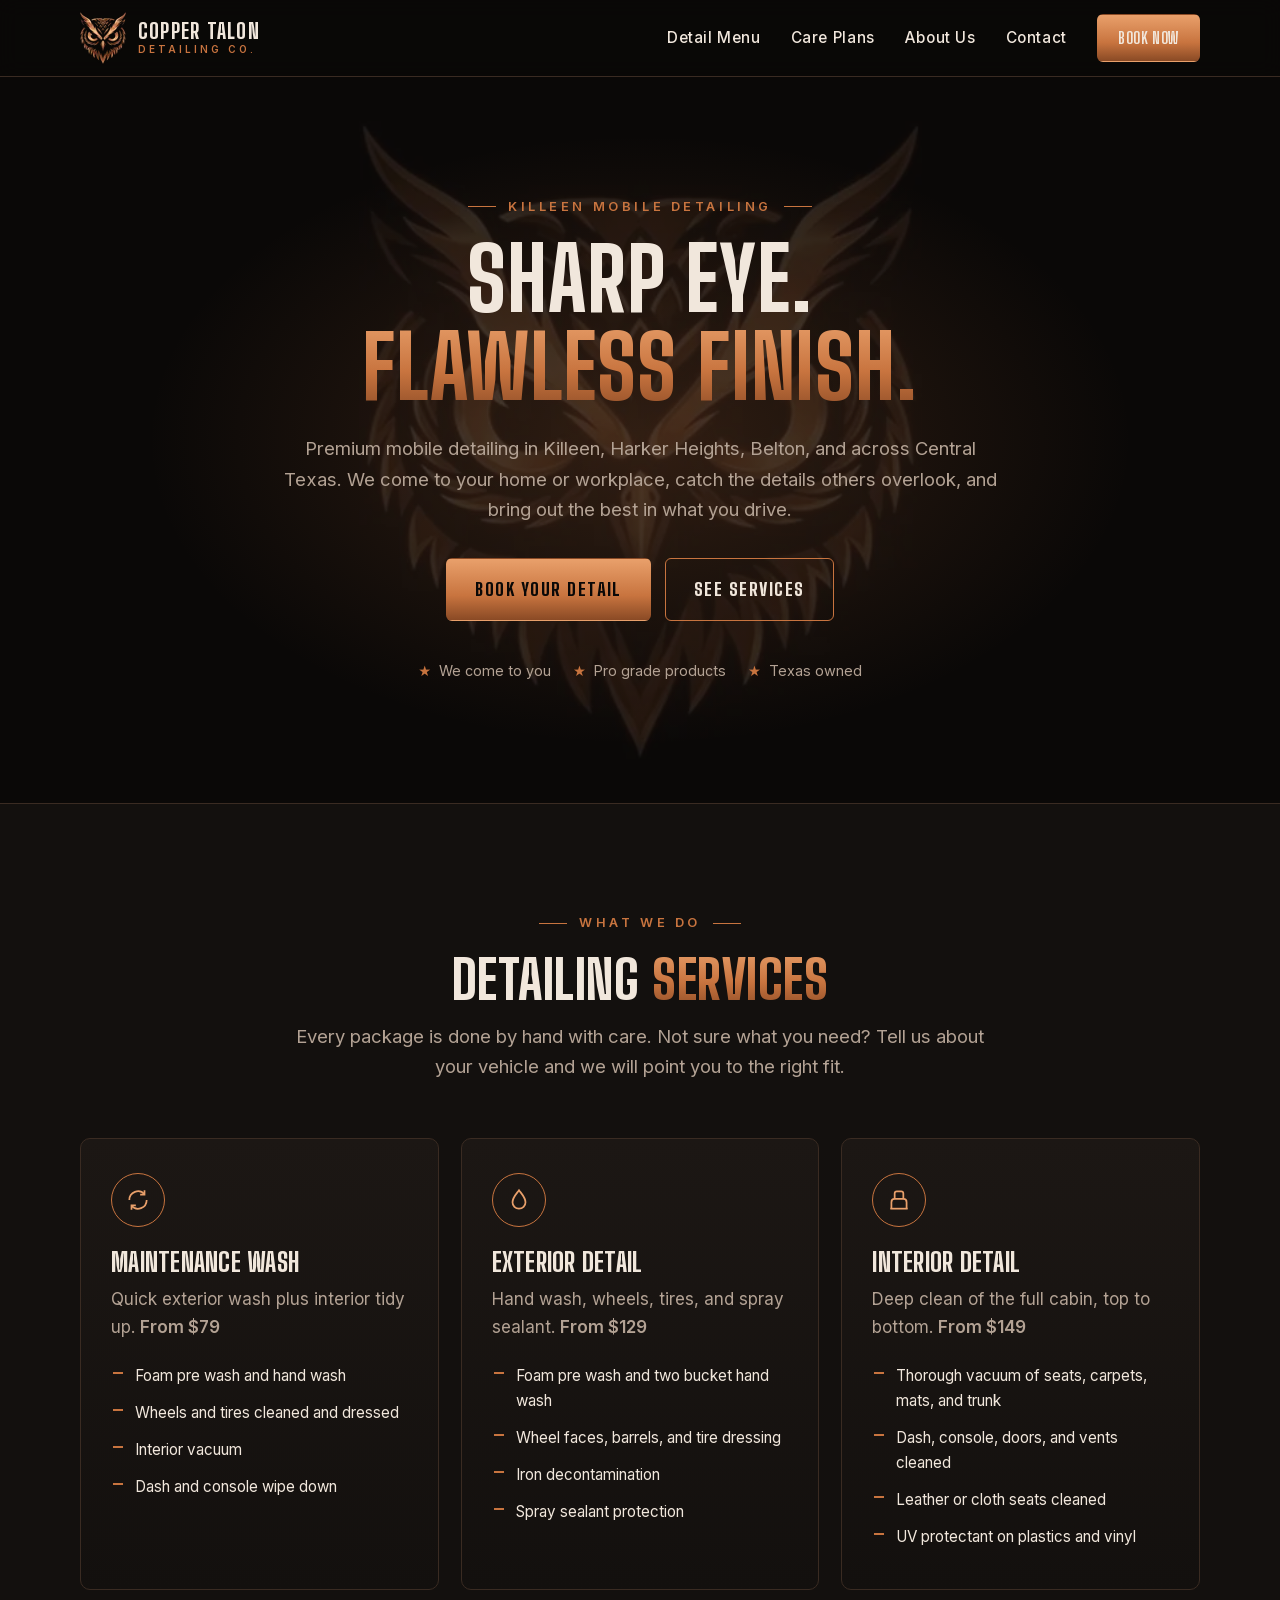
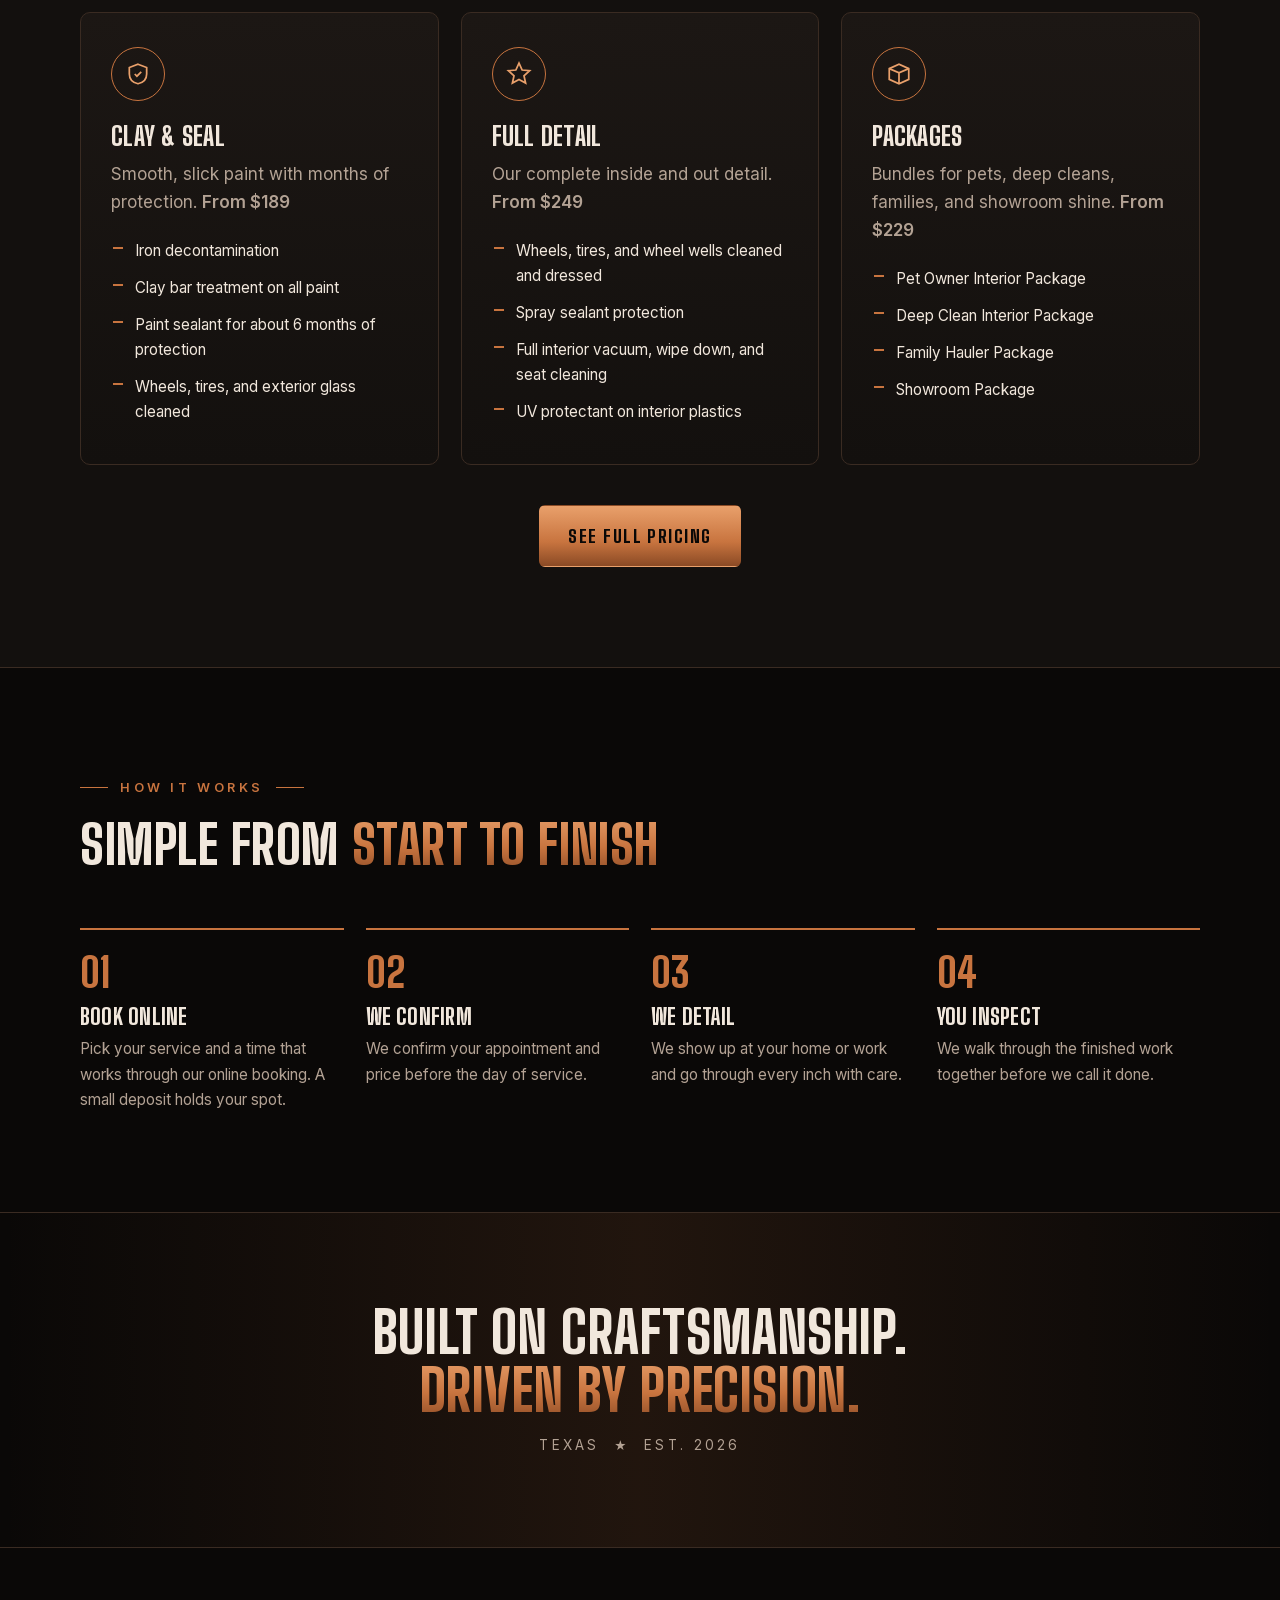
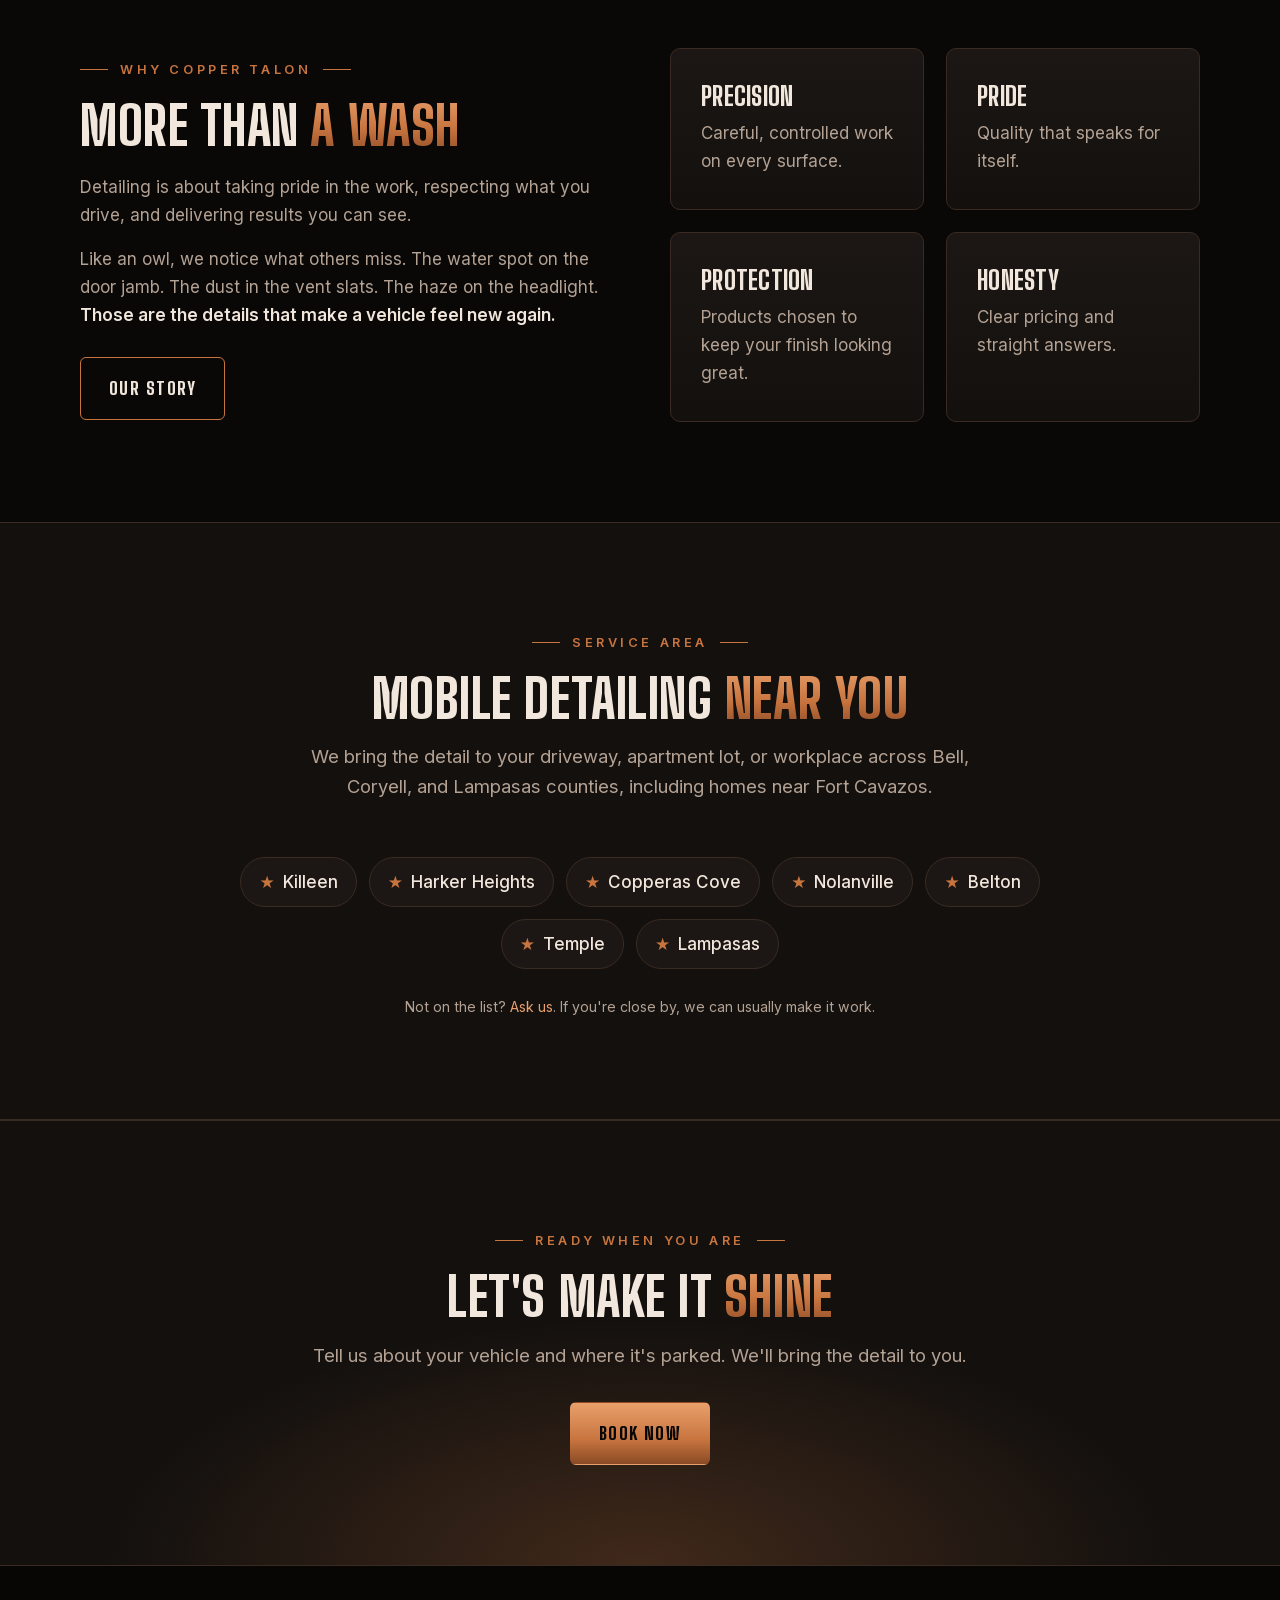
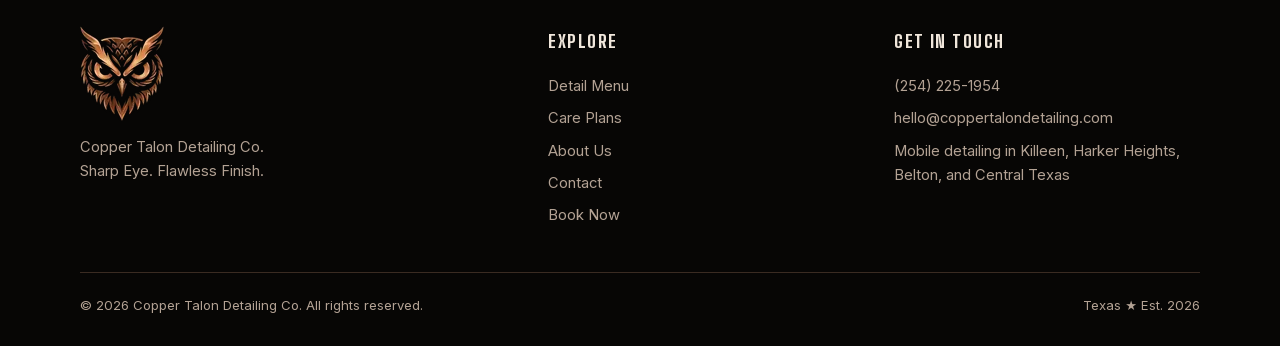
<file: index.html>
<!doctype html>
<html lang="en">
<head>
<!-- Google tag (gtag.js) -->
<script async src="https://www.googletagmanager.com/gtag/js?id=G-J6C89JL4NH"></script>
<script>
  window.dataLayer = window.dataLayer || [];
  function gtag(){dataLayer.push(arguments);}
  gtag('js', new Date());

  gtag('config', 'G-J6C89JL4NH');
</script>
<meta charset="UTF-8">
<meta name="viewport" content="width=device-width, initial-scale=1.0">
<title>Mobile Detailing Killeen, Harker Heights &amp; Belton TX | Copper Talon</title>
<meta name="description" content="Mobile car detailing that comes to you in Killeen, Harker Heights, Copperas Cove, Belton, Temple, Lampasas, and across Central Texas. Washes, interior and exterior details, and full details from $79.">
<link rel="canonical" href="https://coppertalondetailing.com/">
<meta property="og:url" content="https://coppertalondetailing.com/">
<meta property="og:title" content="Mobile Detailing Killeen, Harker Heights &amp; Belton TX | Copper Talon">
<meta property="og:description" content="Mobile car detailing that comes to you in Killeen, Harker Heights, Copperas Cove, Belton, Temple, Lampasas, and across Central Texas. Washes, interior and exterior details, and full details from $79.">
<meta property="og:image" content="https://coppertalondetailing.com/assets/og-image.jpg">
<meta property="og:type" content="website">
<meta name="twitter:card" content="summary_large_image">
<meta name="theme-color" content="#0a0807">
<link rel="icon" href="/favicon.ico" sizes="any">
<link rel="icon" type="image/png" sizes="32x32" href="/assets/favicon-32.png">
<link rel="icon" type="image/png" sizes="16x16" href="/assets/favicon-16.png">
<link rel="apple-touch-icon" href="/assets/apple-touch-icon.png">
<link rel="preload" href="/assets/logo-watermark.webp" as="image" fetchpriority="high">
<link rel="preload" href="/fonts/big-shoulders-display-latin.woff2" as="font" type="font/woff2" crossorigin>
<link rel="preload" href="/fonts/inter-latin.woff2" as="font" type="font/woff2" crossorigin>
<link rel="stylesheet" href="/css/style.css?v=20261023">
<script type="application/ld+json">
{
  "@context": "https://schema.org",
  "@type": "AutoWash",
  "@id": "https://coppertalondetailing.com/#business",
  "name": "Copper Talon Detailing Co.",
  "description": "Mobile auto detailing in Killeen and Central Texas. We come to your home or workplace.",
  "url": "https://coppertalondetailing.com/",
  "telephone": "+1-254-225-1954",
  "email": "hello@coppertalondetailing.com",
  "logo": "https://coppertalondetailing.com/assets/logo-512.png",
  "image": "https://coppertalondetailing.com/assets/og-image.jpg",
  "priceRange": "$79 to $439",
  "address": {
    "@type": "PostalAddress",
    "addressLocality": "Killeen",
    "addressRegion": "TX",
    "addressCountry": "US"
  },
  "areaServed": [
    {
      "@type": "City",
      "name": "Killeen, TX"
    },
    {
      "@type": "City",
      "name": "Harker Heights, TX"
    },
    {
      "@type": "City",
      "name": "Copperas Cove, TX"
    },
    {
      "@type": "City",
      "name": "Nolanville, TX"
    },
    {
      "@type": "City",
      "name": "Belton, TX"
    },
    {
      "@type": "City",
      "name": "Temple, TX"
    },
    {
      "@type": "City",
      "name": "Lampasas, TX"
    }
  ],
  "openingHoursSpecification": [
    {
      "@type": "OpeningHoursSpecification",
      "dayOfWeek": [
        "Saturday",
        "Sunday"
      ],
      "opens": "08:00",
      "closes": "18:00"
    }
  ],
  "slogan": "Sharp Eye. Flawless Finish."
}
</script>
</head>
<body>

<header class="site-header">
  <div class="wrap header-inner">
    <a class="brand" href="/">
      <img src="/assets/logo-icon-46.webp" srcset="/assets/logo-icon-46.webp 1x, /assets/logo-icon-92.webp 2x" alt="Copper Talon owl icon" width="46" height="52">
      <span>COPPER TALON<small>DETAILING CO.</small></span>
    </a>
    <nav class="nav" id="nav">
      <a href="/pricing/">Detail Menu</a>
      <a href="/care-plans/">Care Plans</a>
      <a href="/about/">About Us</a>
      <a href="/contact/">Contact</a>
      <a href="/book/" class="btn btn-copper">Book Now</a>
    </nav>
    <button class="nav-toggle" id="navToggle" aria-label="Toggle menu" aria-expanded="false" aria-controls="nav">
      <span></span><span></span><span></span>
    </button>
  </div>
</header>

<main>

  <!-- Hero -->
  <section class="hero hero-centered hero-watermark">
    <div class="wrap">
      <div class="eyebrow">Killeen Mobile Detailing</div>
      <h1>Sharp Eye.<br><span class="copper-text">Flawless Finish.</span></h1>
      <p class="lead">Premium mobile detailing in Killeen, Harker Heights, Belton, and across Central Texas. We come to your home or workplace, catch the details others overlook, and bring out the best in what you drive.</p>
      <div class="hero-actions">
        <a href="/book/" class="btn btn-copper">Book Your Detail</a>
        <a href="#services" class="btn btn-ghost">See Services</a>
      </div>
      <div class="trust">
        <span>We come to you</span>
        <span>Pro grade products</span>
        <span>Texas owned</span>
      </div>
    </div>
  </section>

  <!-- Services -->
  <section id="services" class="alt">
    <div class="wrap">
      <div class="section-head center reveal">
        <div class="eyebrow">What We Do</div>
        <h2>Detailing <span class="copper-text">Services</span></h2>
        <p class="lead">Every package is done by hand with care. Not sure what you need? Tell us about your vehicle and we will point you to the right fit.</p>
      </div>
      <div class="grid-3">
        <article class="card reveal">
          <div class="icon"><svg viewBox="0 0 24 24" fill="none" stroke="currentColor" stroke-width="1.6"><path d="M4 12a8 8 0 0 1 14-5.3M20 12a8 8 0 0 1-14 5.3"/><path d="M18 3v4h-4M6 21v-4h4"/></svg></div>
          <h3>Maintenance Wash</h3>
          <p>Quick exterior wash plus interior tidy up. <strong>From $79</strong></p>
          <ul>
            <li>Foam pre wash and hand wash</li>
            <li>Wheels and tires cleaned and dressed</li>
            <li>Interior vacuum</li>
            <li>Dash and console wipe down</li>
          </ul>
        </article>
        <article class="card reveal">
          <div class="icon"><svg viewBox="0 0 24 24" fill="none" stroke="currentColor" stroke-width="1.6"><path d="M12 3c3 4 6 7 6 11a6 6 0 0 1-12 0c0-4 3-7 6-11z"/></svg></div>
          <h3>Exterior Detail</h3>
          <p>Hand wash, wheels, tires, and spray sealant. <strong>From $129</strong></p>
          <ul>
            <li>Foam pre wash and two bucket hand wash</li>
            <li>Wheel faces, barrels, and tire dressing</li>
            <li>Iron decontamination</li>
            <li>Spray sealant protection</li>
          </ul>
        </article>
        <article class="card reveal">
          <div class="icon"><svg viewBox="0 0 24 24" fill="none" stroke="currentColor" stroke-width="1.6"><path d="M5 20v-6a3 3 0 0 1 3-3h8a3 3 0 0 1 3 3v6"/><path d="M8 11V6a2 2 0 0 1 2-2h4a2 2 0 0 1 2 2v5"/><path d="M4 20h16"/></svg></div>
          <h3>Interior Detail</h3>
          <p>Deep clean of the full cabin, top to bottom. <strong>From $149</strong></p>
          <ul>
            <li>Thorough vacuum of seats, carpets, mats, and trunk</li>
            <li>Dash, console, doors, and vents cleaned</li>
            <li>Leather or cloth seats cleaned</li>
            <li>UV protectant on plastics and vinyl</li>
          </ul>
        </article>
        <article class="card reveal">
          <div class="icon"><svg viewBox="0 0 24 24" fill="none" stroke="currentColor" stroke-width="1.6"><path d="M12 3l8 3v6c0 5-3.5 8-8 9-4.5-1-8-4-8-9V6z"/><path d="M9 12l2 2 4-4"/></svg></div>
          <h3>Clay &amp; Seal</h3>
          <p>Smooth, slick paint with months of protection. <strong>From $189</strong></p>
          <ul>
            <li>Iron decontamination</li>
            <li>Clay bar treatment on all paint</li>
            <li>Paint sealant for about 6 months of protection</li>
            <li>Wheels, tires, and exterior glass cleaned</li>
          </ul>
        </article>
        <article class="card reveal">
          <div class="icon"><svg viewBox="0 0 24 24" fill="none" stroke="currentColor" stroke-width="1.6"><path d="M12 2l2.9 6.3 6.9.7-5.2 4.6 1.5 6.8L12 17l-6.1 3.4 1.5-6.8L2.2 9l6.9-.7z"/></svg></div>
          <h3>Full Detail</h3>
          <p>Our complete inside and out detail. <strong>From $249</strong></p>
          <ul>
            <li>Wheels, tires, and wheel wells cleaned and dressed</li>
            <li>Spray sealant protection</li>
            <li>Full interior vacuum, wipe down, and seat cleaning</li>
            <li>UV protectant on interior plastics</li>
          </ul>
        </article>
        <article class="card reveal">
          <div class="icon"><svg viewBox="0 0 24 24" fill="none" stroke="currentColor" stroke-width="1.6"><path d="M3 7l9-4 9 4v10l-9 4-9-4z"/><path d="M3 7l9 4 9-4M12 11v10"/></svg></div>
          <h3>Packages</h3>
          <p>Bundles for pets, deep cleans, families, and showroom shine. <strong>From $229</strong></p>
          <ul>
            <li>Pet Owner Interior Package</li>
            <li>Deep Clean Interior Package</li>
            <li>Family Hauler Package</li>
            <li>Showroom Package</li>
          </ul>
        </article>
      </div>
      <p class="center reveal" style="margin-top:40px"><a href="/pricing/" class="btn btn-copper">See Full Pricing</a></p>
    </div>
  </section>

  <!-- Process -->
  <section>
    <div class="wrap">
      <div class="section-head reveal">
        <div class="eyebrow">How It Works</div>
        <h2>Simple From <span class="copper-text">Start to Finish</span></h2>
      </div>
      <div class="steps">
        <div class="step reveal">
          <h3>Book Online</h3>
          <p>Pick your service and a time that works through our online booking. A small deposit holds your spot.</p>
        </div>
        <div class="step reveal">
          <h3>We Confirm</h3>
          <p>We confirm your appointment and price before the day of service.</p>
        </div>
        <div class="step reveal">
          <h3>We Detail</h3>
          <p>We show up at your home or work and go through every inch with care.</p>
        </div>
        <div class="step reveal">
          <h3>You Inspect</h3>
          <p>We walk through the finished work together before we call it done.</p>
        </div>
      </div>
    </div>
  </section>

  <!-- Band -->
  <div class="band">
    <div class="wrap reveal">
      <h2>Built on craftsmanship.<br><span class="copper-text">Driven by precision.</span></h2>
      <p>Texas &nbsp;★&nbsp; Est. 2026</p>
    </div>
  </div>

  <!-- Why -->
  <section>
    <div class="wrap split">
      <div class="reveal">
        <div class="eyebrow">Why Copper Talon</div>
        <h2>More Than <span class="copper-text">a Wash</span></h2>
        <p>Detailing is about taking pride in the work, respecting what you drive, and delivering results you can see.</p>
        <p>Like an owl, we notice what others miss. The water spot on the door jamb. The dust in the vent slats. The haze on the headlight. <strong>Those are the details that make a vehicle feel new again.</strong></p>
        <p style="margin-top:28px"><a href="/about/" class="btn btn-ghost">Our Story</a></p>
      </div>
      <div class="grid-2">
        <div class="card reveal">
          <h3>Precision</h3>
          <p>Careful, controlled work on every surface.</p>
        </div>
        <div class="card reveal">
          <h3>Pride</h3>
          <p>Quality that speaks for itself.</p>
        </div>
        <div class="card reveal">
          <h3>Protection</h3>
          <p>Products chosen to keep your finish looking great.</p>
        </div>
        <div class="card reveal">
          <h3>Honesty</h3>
          <p>Clear pricing and straight answers.</p>
        </div>
      </div>
    </div>
  </section>

  <!-- Service area -->
  <section class="alt">
    <div class="wrap center">
      <div class="section-head reveal">
        <div class="eyebrow">Service Area</div>
        <h2>Mobile Detailing <span class="copper-text">Near You</span></h2>
        <p class="lead">We bring the detail to your driveway, apartment lot, or workplace across Bell, Coryell, and Lampasas counties, including homes near Fort Cavazos.</p>
      </div>
      <ul class="area-list reveal">
        <li>Killeen</li>
        <li>Harker Heights</li>
        <li>Copperas Cove</li>
        <li>Nolanville</li>
        <li>Belton</li>
        <li>Temple</li>
        <li>Lampasas</li>
      </ul>
      <p class="fine center">Not on the list? <a href="/contact/">Ask us</a>. If you're close by, we can usually make it work.</p>
    </div>
  </section>

  <!-- CTA -->
  <section class="cta">
    <div class="wrap reveal">
      <div class="eyebrow">Ready When You Are</div>
      <h2>Let's Make It <span class="copper-text">Shine</span></h2>
      <p class="lead">Tell us about your vehicle and where it's parked. We'll bring the detail to you.</p>
      <a href="/book/" class="btn btn-copper">Book Now</a>
    </div>
  </section>

</main>

<footer class="site-footer">
  <div class="wrap">
    <div class="footer-grid">
      <div class="footer-brand">
        <img src="/assets/logo-icon-84.webp" srcset="/assets/logo-icon-84.webp 1x, /assets/logo-icon-168.webp 2x" alt="Copper Talon owl icon" width="84" height="95" loading="lazy" decoding="async">
        <p>Copper Talon Detailing Co.<br>Sharp Eye. Flawless Finish.</p>
      </div>
      <div>
        <h4>Explore</h4>
        <ul>
          <li><a href="/pricing/">Detail Menu</a></li>
          <li><a href="/care-plans/">Care Plans</a></li>
          <li><a href="/about/">About Us</a></li>
          <li><a href="/contact/">Contact</a></li>
          <li><a href="/book/">Book Now</a></li>
        </ul>
      </div>
      <div>
        <h4>Get in Touch</h4>
        <ul>
          <li><a href="tel:+12542251954">(254) 225-1954</a></li>
          <li><a href="mailto:hello@coppertalondetailing.com">hello@coppertalondetailing.com</a></li>
          <li>Mobile detailing in Killeen, Harker Heights, Belton, and Central Texas</li>
        </ul>
      </div>
    </div>
    <div class="footer-bottom">
      <span>© <span data-year>2026</span> Copper Talon Detailing Co. All rights reserved.</span>
      <span>Texas ★ Est. 2026</span>
    </div>
  </div>
</footer>

<script src="/js/main.js?v=20261023" defer></script>
</body>
</html>
</file>
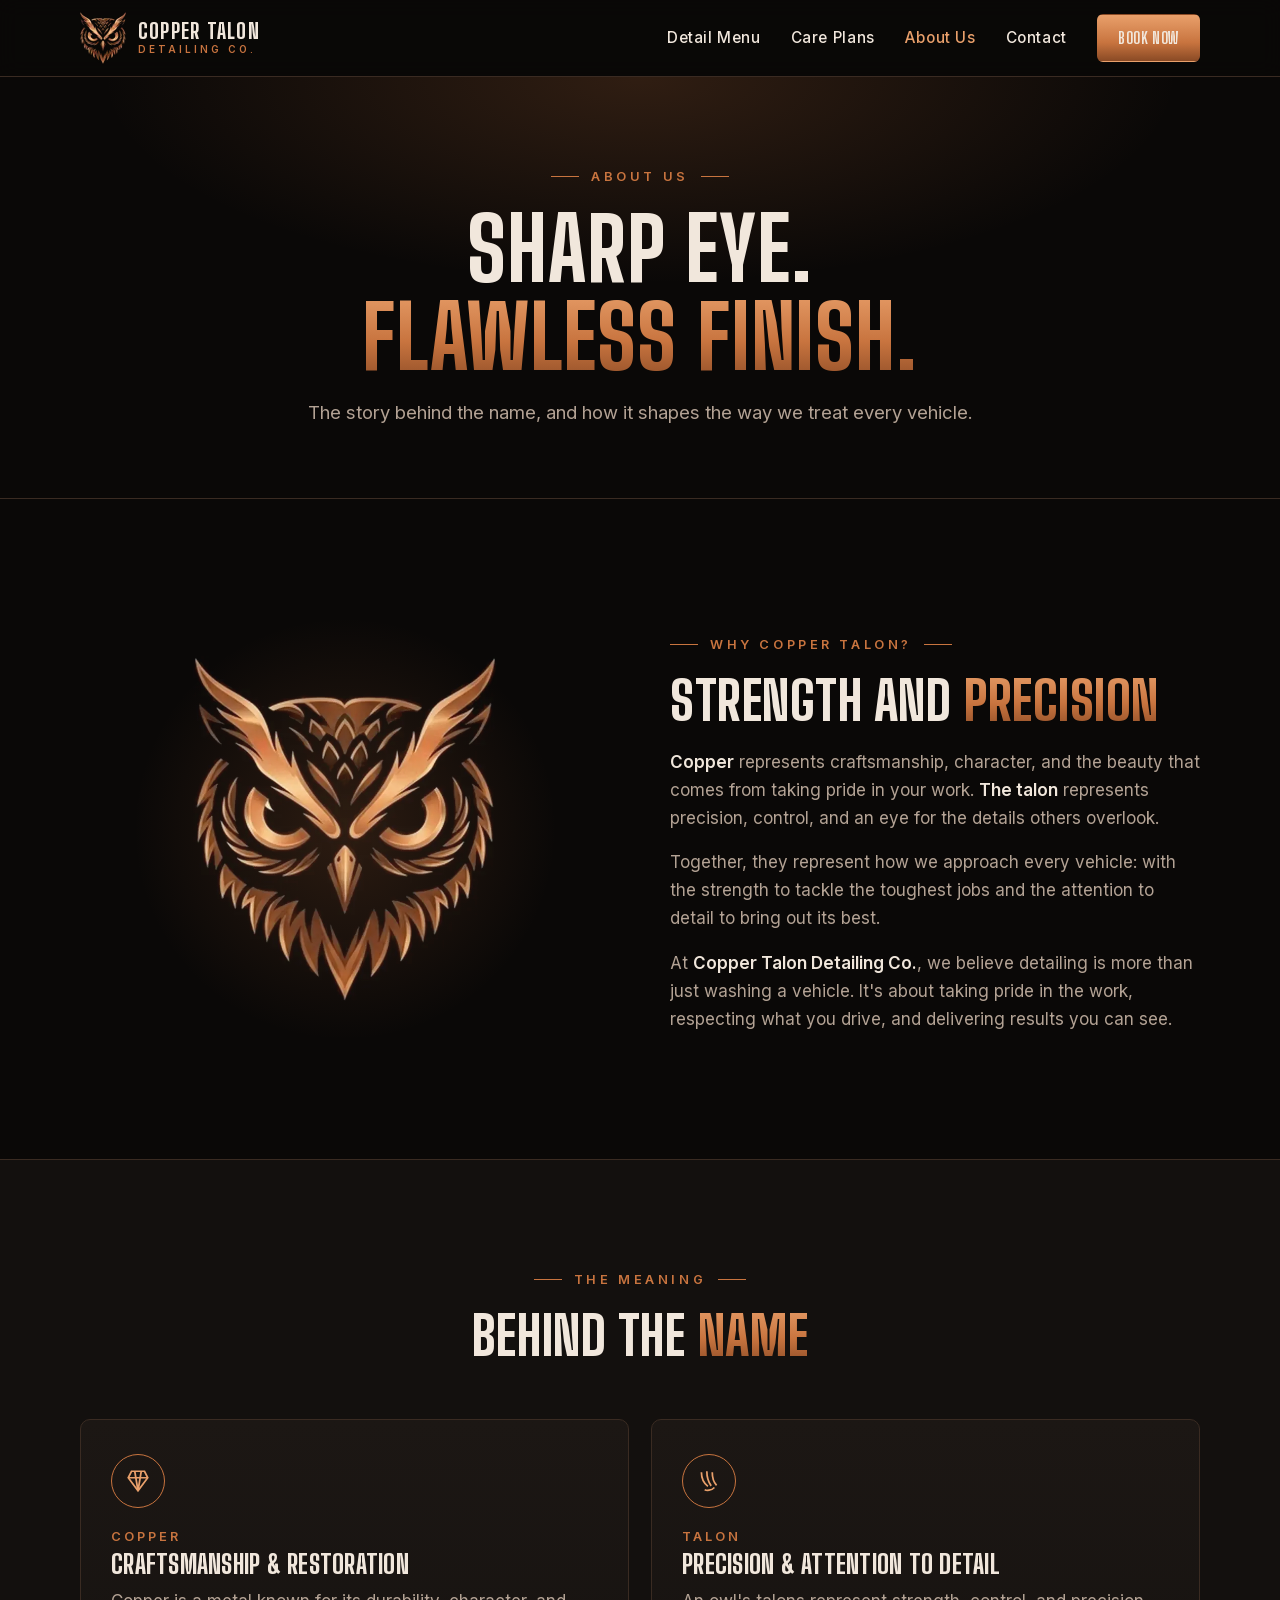
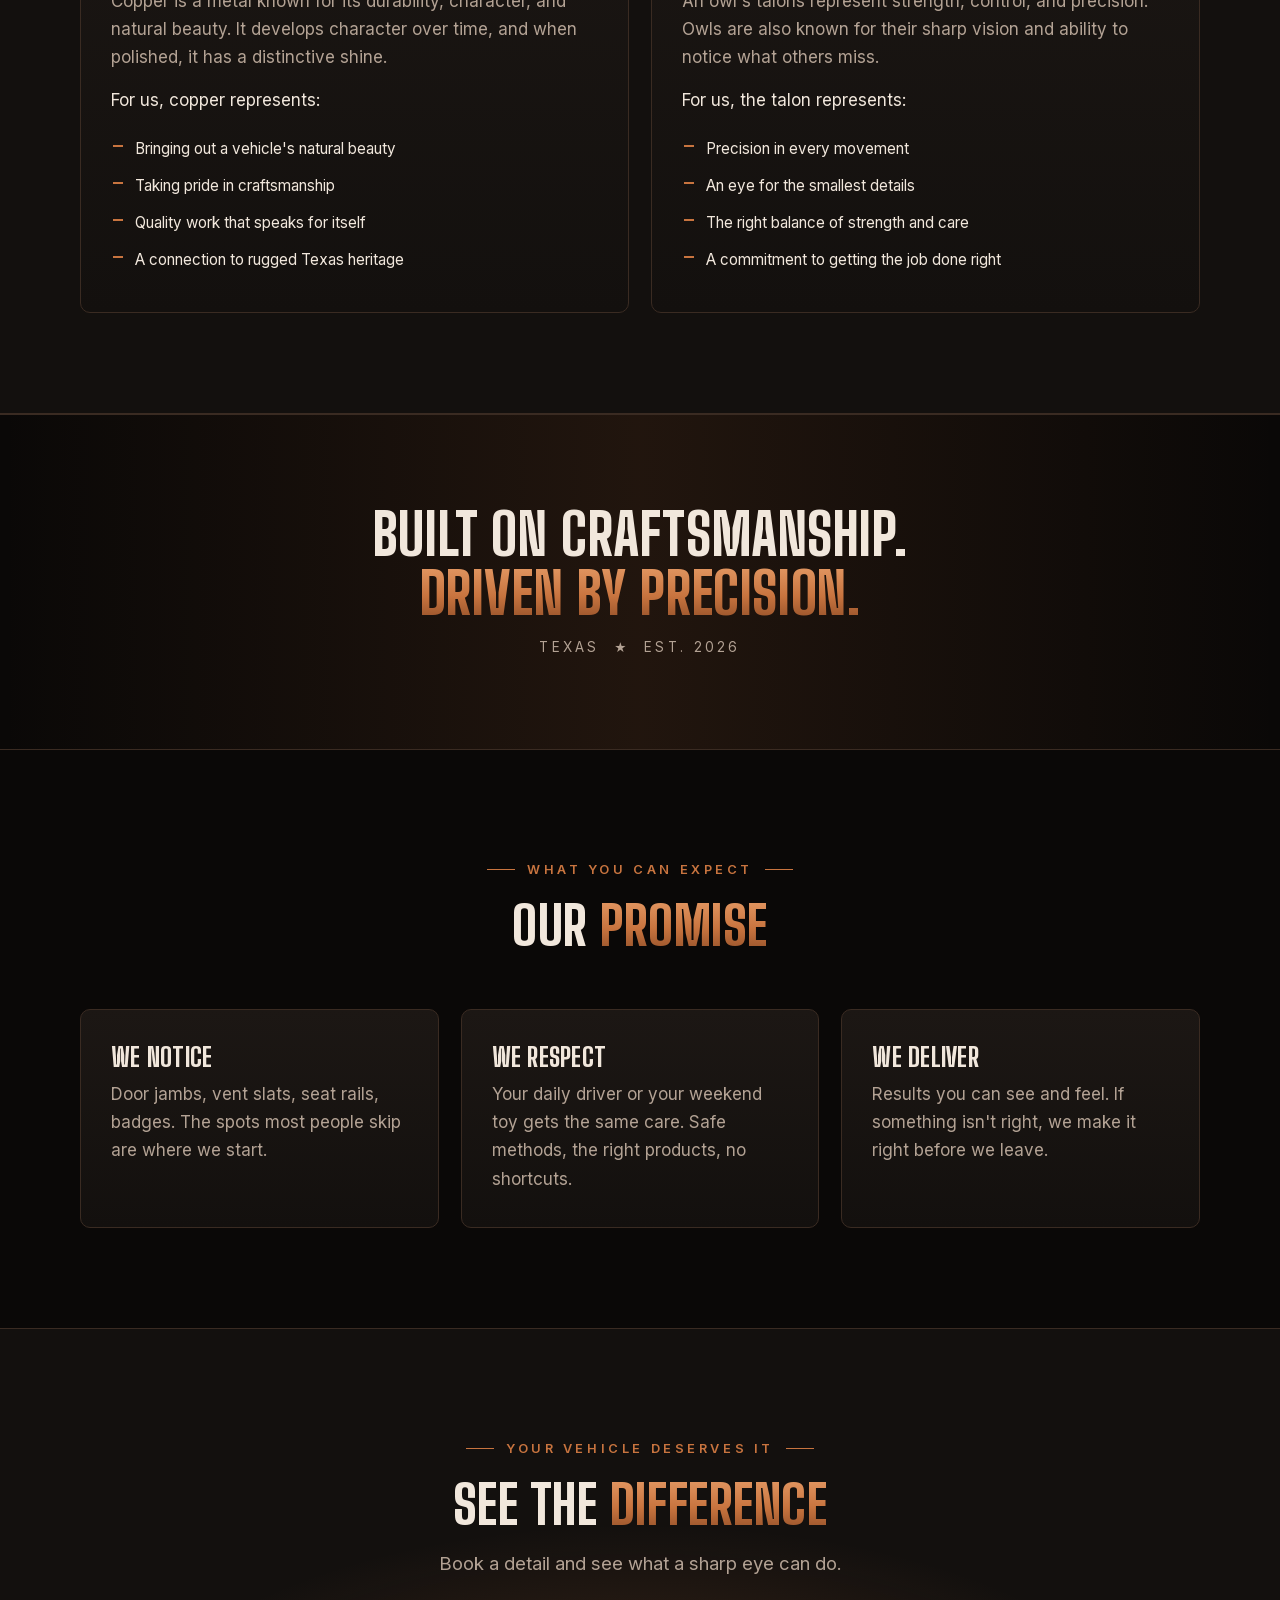
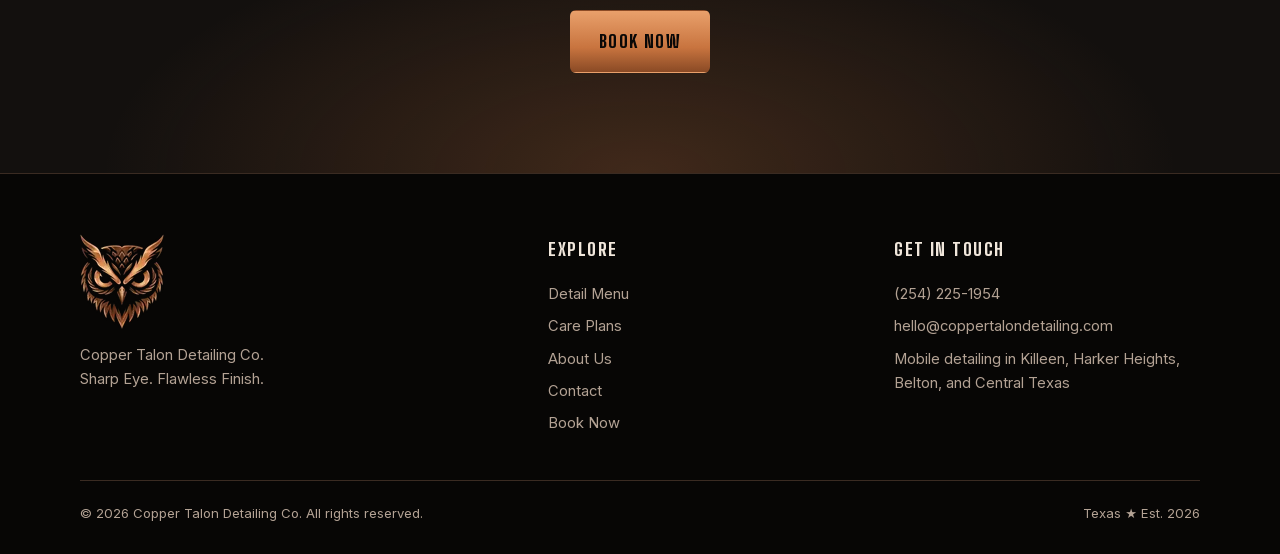
<file: about/index.html>
<!doctype html>
<html lang="en">
<head>
<!-- Google tag (gtag.js) -->
<script async src="https://www.googletagmanager.com/gtag/js?id=G-J6C89JL4NH"></script>
<script>
  window.dataLayer = window.dataLayer || [];
  function gtag(){dataLayer.push(arguments);}
  gtag('js', new Date());

  gtag('config', 'G-J6C89JL4NH');
</script>
<meta charset="UTF-8">
<meta name="viewport" content="width=device-width, initial-scale=1.0">
<title>About Us | Copper Talon Detailing Co. | Killeen Mobile Detailing</title>
<meta name="description" content="The story behind Copper Talon Detailing Co., a mobile detailing company serving Killeen, Harker Heights, Belton, and Central Texas. Built on craftsmanship. Driven by precision.">
<link rel="canonical" href="https://coppertalondetailing.com/about/">
<meta property="og:url" content="https://coppertalondetailing.com/about/">
<meta property="og:title" content="About Us | Copper Talon Detailing Co. | Killeen Mobile Detailing">
<meta property="og:description" content="The story behind Copper Talon Detailing Co., a mobile detailing company serving Killeen, Harker Heights, Belton, and Central Texas. Built on craftsmanship. Driven by precision.">
<meta property="og:image" content="https://coppertalondetailing.com/assets/og-image.jpg">
<meta property="og:type" content="website">
<meta name="twitter:card" content="summary_large_image">
<meta name="theme-color" content="#0a0807">
<link rel="icon" href="/favicon.ico" sizes="any">
<link rel="icon" type="image/png" sizes="32x32" href="/assets/favicon-32.png">
<link rel="icon" type="image/png" sizes="16x16" href="/assets/favicon-16.png">
<link rel="apple-touch-icon" href="/assets/apple-touch-icon.png">
<link rel="preload" href="/fonts/big-shoulders-display-latin.woff2" as="font" type="font/woff2" crossorigin>
<link rel="preload" href="/fonts/inter-latin.woff2" as="font" type="font/woff2" crossorigin>
<link rel="stylesheet" href="/css/style.css?v=20261023">
</head>
<body>

<header class="site-header">
  <div class="wrap header-inner">
    <a class="brand" href="/">
      <img src="/assets/logo-icon-46.webp" srcset="/assets/logo-icon-46.webp 1x, /assets/logo-icon-92.webp 2x" alt="Copper Talon owl icon" width="46" height="52">
      <span>COPPER TALON<small>DETAILING CO.</small></span>
    </a>
    <nav class="nav" id="nav">
      <a href="/pricing/">Detail Menu</a>
      <a href="/care-plans/">Care Plans</a>
      <a href="/about/" aria-current="page">About Us</a>
      <a href="/contact/">Contact</a>
      <a href="/book/" class="btn btn-copper">Book Now</a>
    </nav>
    <button class="nav-toggle" id="navToggle" aria-label="Toggle menu" aria-expanded="false" aria-controls="nav">
      <span></span><span></span><span></span>
    </button>
  </div>
</header>

<main>

  <section class="page-hero">
    <div class="wrap">
      <div class="eyebrow">About Us</div>
      <h1>Sharp Eye.<br><span class="copper-text">Flawless Finish.</span></h1>
      <p class="lead">The story behind the name, and how it shapes the way we treat every vehicle.</p>
    </div>
  </section>

  <!-- Why Copper Talon -->
  <section>
    <div class="wrap split">
      <div class="emblem reveal">
        <img src="/assets/logo-emblem.webp" alt="Copper Talon owl icon" width="600" height="681" fetchpriority="high">
      </div>
      <div class="reveal">
        <div class="eyebrow">Why Copper Talon?</div>
        <h2>Strength and <span class="copper-text">Precision</span></h2>
        <p><strong>Copper</strong> represents craftsmanship, character, and the beauty that comes from taking pride in your work. <strong>The talon</strong> represents precision, control, and an eye for the details others overlook.</p>
        <p>Together, they represent how we approach every vehicle: with the strength to tackle the toughest jobs and the attention to detail to bring out its best.</p>
        <p>At <strong>Copper Talon Detailing Co.</strong>, we believe detailing is more than just washing a vehicle. It's about taking pride in the work, respecting what you drive, and delivering results you can see.</p>
      </div>
    </div>
  </section>

  <!-- Meaning -->
  <section class="alt">
    <div class="wrap">
      <div class="section-head center reveal">
        <div class="eyebrow">The Meaning</div>
        <h2>Behind the <span class="copper-text">Name</span></h2>
      </div>
      <div class="meaning">
        <article class="card reveal">
          <div class="icon"><svg viewBox="0 0 24 24" fill="none" stroke="currentColor" stroke-width="1.6"><path d="M6 3h12l3 6-9 12L3 9z"/><path d="M3 9h18M9 3l3 18M15 3l-3 18"/></svg></div>
          <h3><small>Copper</small>Craftsmanship &amp; Restoration</h3>
          <p>Copper is a metal known for its durability, character, and natural beauty. It develops character over time, and when polished, it has a distinctive shine.</p>
          <p style="margin-top:14px;color:var(--cream)">For us, copper represents:</p>
          <ul>
            <li>Bringing out a vehicle's natural beauty</li>
            <li>Taking pride in craftsmanship</li>
            <li>Quality work that speaks for itself</li>
            <li>A connection to rugged Texas heritage</li>
          </ul>
        </article>
        <article class="card reveal">
          <div class="icon"><svg viewBox="0 0 24 24" fill="none" stroke="currentColor" stroke-width="1.6"><path d="M5 4c0 6 2 10 6 13M10 3c0 6 1.5 10 4 13.5M15 4c0 5 1 9 4 12"/><path d="M8 20c2 1 6 1 9-2"/></svg></div>
          <h3><small>Talon</small>Precision &amp; Attention to Detail</h3>
          <p>An owl's talons represent strength, control, and precision. Owls are also known for their sharp vision and ability to notice what others miss.</p>
          <p style="margin-top:14px;color:var(--cream)">For us, the talon represents:</p>
          <ul>
            <li>Precision in every movement</li>
            <li>An eye for the smallest details</li>
            <li>The right balance of strength and care</li>
            <li>A commitment to getting the job done right</li>
          </ul>
        </article>
      </div>
    </div>
  </section>

  <div class="band">
    <div class="wrap reveal">
      <h2>Built on craftsmanship.<br><span class="copper-text">Driven by precision.</span></h2>
      <p>Texas &nbsp;★&nbsp; Est. 2026</p>
    </div>
  </div>

  <!-- Values -->
  <section>
    <div class="wrap">
      <div class="section-head center reveal">
        <div class="eyebrow">What You Can Expect</div>
        <h2>Our <span class="copper-text">Promise</span></h2>
      </div>
      <div class="grid-3">
        <div class="card reveal">
          <h3>We Notice</h3>
          <p>Door jambs, vent slats, seat rails, badges. The spots most people skip are where we start.</p>
        </div>
        <div class="card reveal">
          <h3>We Respect</h3>
          <p>Your daily driver or your weekend toy gets the same care. Safe methods, the right products, no shortcuts.</p>
        </div>
        <div class="card reveal">
          <h3>We Deliver</h3>
          <p>Results you can see and feel. If something isn't right, we make it right before we leave.</p>
        </div>
      </div>
    </div>
  </section>

  <section class="cta">
    <div class="wrap reveal">
      <div class="eyebrow">Your Vehicle Deserves It</div>
      <h2>See the <span class="copper-text">Difference</span></h2>
      <p class="lead">Book a detail and see what a sharp eye can do.</p>
      <a href="/book/" class="btn btn-copper">Book Now</a>
    </div>
  </section>

</main>

<footer class="site-footer">
  <div class="wrap">
    <div class="footer-grid">
      <div class="footer-brand">
        <img src="/assets/logo-icon-84.webp" srcset="/assets/logo-icon-84.webp 1x, /assets/logo-icon-168.webp 2x" alt="Copper Talon owl icon" width="84" height="95" loading="lazy" decoding="async">
        <p>Copper Talon Detailing Co.<br>Sharp Eye. Flawless Finish.</p>
      </div>
      <div>
        <h4>Explore</h4>
        <ul>
          <li><a href="/pricing/">Detail Menu</a></li>
          <li><a href="/care-plans/">Care Plans</a></li>
          <li><a href="/about/">About Us</a></li>
          <li><a href="/contact/">Contact</a></li>
          <li><a href="/book/">Book Now</a></li>
        </ul>
      </div>
      <div>
        <h4>Get in Touch</h4>
        <ul>
          <li><a href="tel:+12542251954">(254) 225-1954</a></li>
          <li><a href="mailto:hello@coppertalondetailing.com">hello@coppertalondetailing.com</a></li>
          <li>Mobile detailing in Killeen, Harker Heights, Belton, and Central Texas</li>
        </ul>
      </div>
    </div>
    <div class="footer-bottom">
      <span>© <span data-year>2026</span> Copper Talon Detailing Co. All rights reserved.</span>
      <span>Texas ★ Est. 2026</span>
    </div>
  </div>
</footer>

<script src="/js/main.js?v=20261023" defer></script>
</body>
</html>
</file>
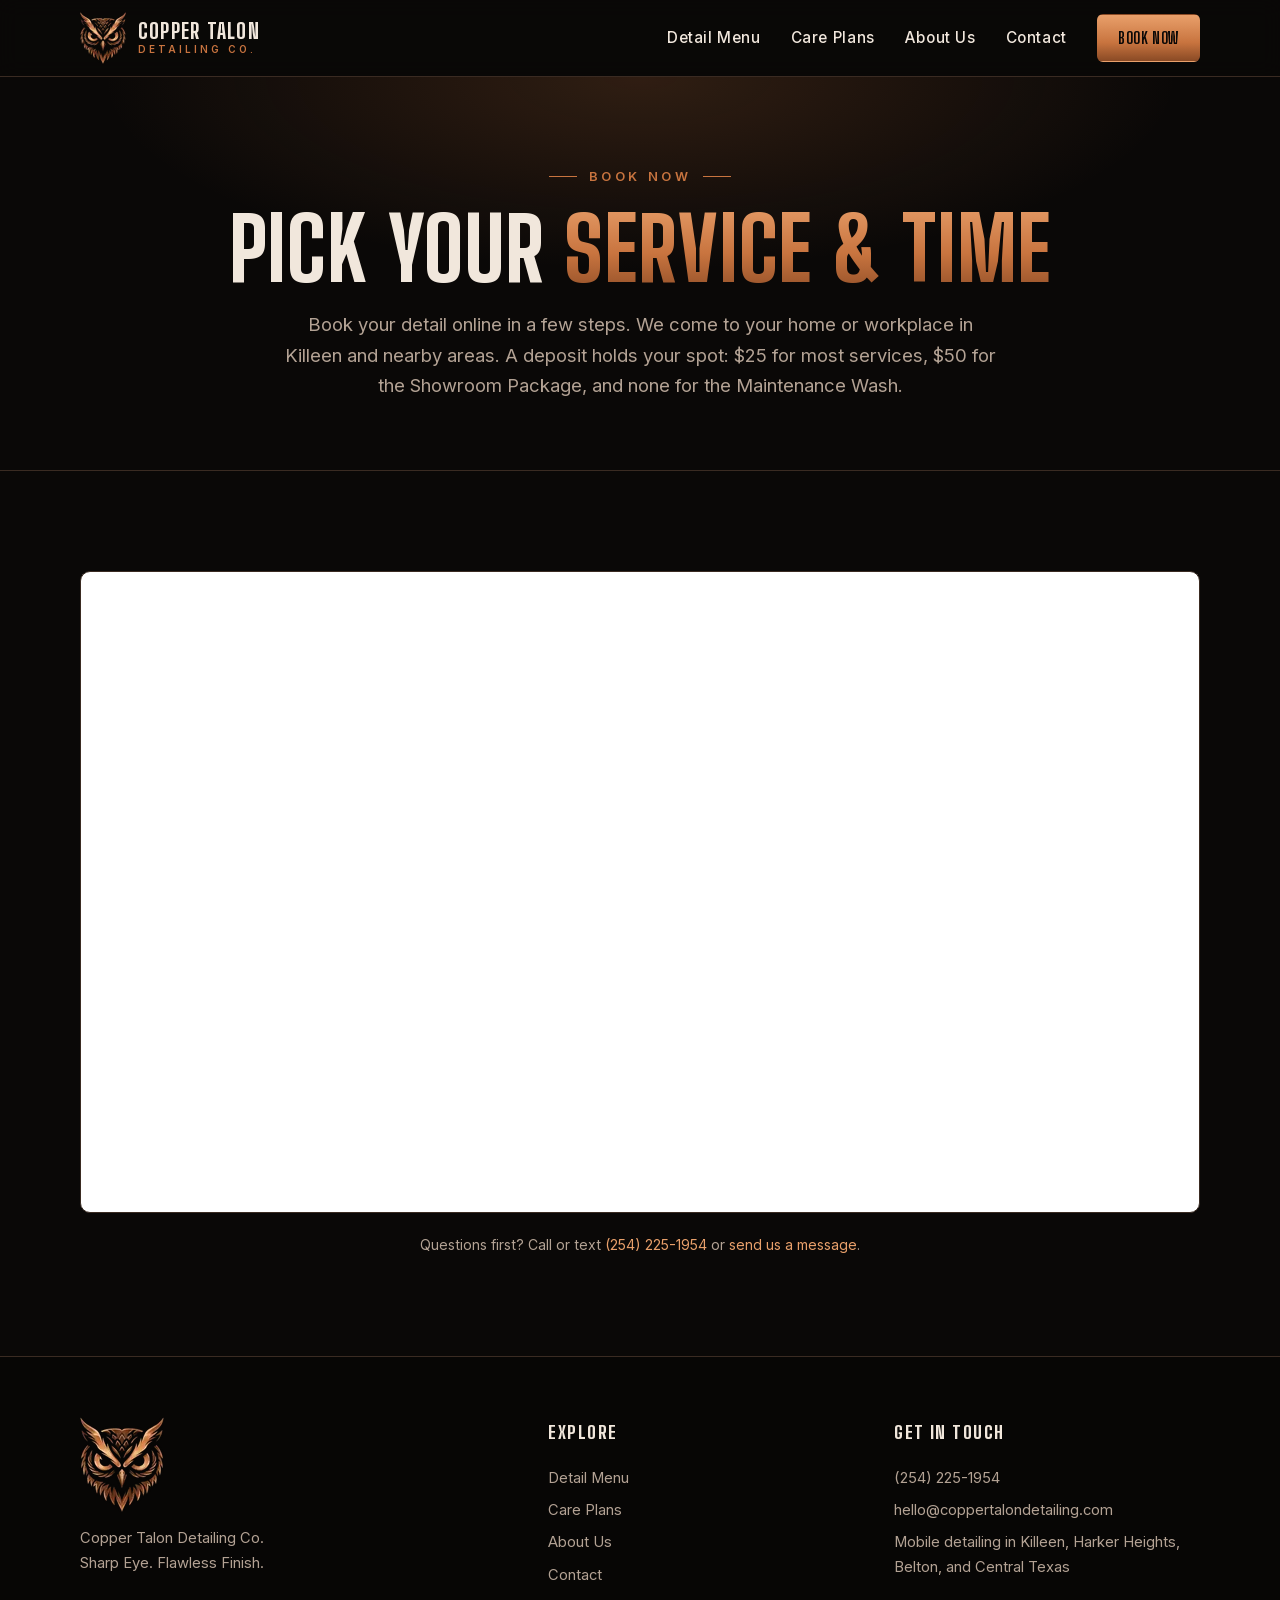
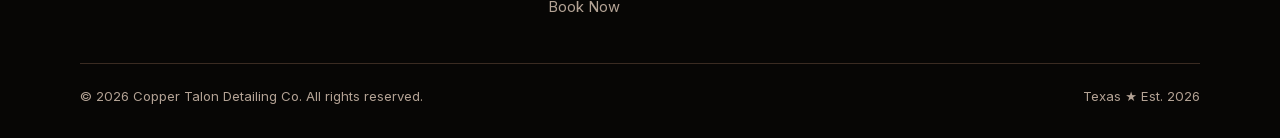
<file: book/index.html>
<!doctype html>
<html lang="en">
<head>
<!-- Google tag (gtag.js) -->
<script async src="https://www.googletagmanager.com/gtag/js?id=G-J6C89JL4NH"></script>
<script>
  window.dataLayer = window.dataLayer || [];
  function gtag(){dataLayer.push(arguments);}
  gtag('js', new Date());

  gtag('config', 'G-J6C89JL4NH');
</script>
<meta charset="UTF-8">
<meta name="viewport" content="width=device-width, initial-scale=1.0">
<title>Book Mobile Detailing Online | Copper Talon Detailing Co.</title>
<meta name="description" content="Book mobile car detailing online in Killeen, Harker Heights, Copperas Cove, Belton, Temple, and Lampasas. Pick your service and time and we come to you.">
<link rel="canonical" href="https://coppertalondetailing.com/book/">
<meta property="og:url" content="https://coppertalondetailing.com/book/">
<meta property="og:title" content="Book Mobile Detailing Online | Copper Talon Detailing Co.">
<meta property="og:description" content="Book mobile car detailing online in Killeen, Harker Heights, Copperas Cove, Belton, Temple, and Lampasas. Pick your service and time and we come to you.">
<meta property="og:image" content="https://coppertalondetailing.com/assets/og-image.jpg">
<meta property="og:type" content="website">
<meta name="twitter:card" content="summary_large_image">
<meta name="theme-color" content="#0a0807">
<link rel="icon" href="/favicon.ico" sizes="any">
<link rel="icon" type="image/png" sizes="32x32" href="/assets/favicon-32.png">
<link rel="icon" type="image/png" sizes="16x16" href="/assets/favicon-16.png">
<link rel="apple-touch-icon" href="/assets/apple-touch-icon.png">
<link rel="preload" href="/fonts/big-shoulders-display-latin.woff2" as="font" type="font/woff2" crossorigin>
<link rel="preload" href="/fonts/inter-latin.woff2" as="font" type="font/woff2" crossorigin>
<link rel="stylesheet" href="/css/style.css?v=20261023">
</head>
<body>

<header class="site-header">
  <div class="wrap header-inner">
    <a class="brand" href="/">
      <img src="/assets/logo-icon-46.webp" srcset="/assets/logo-icon-46.webp 1x, /assets/logo-icon-92.webp 2x" alt="Copper Talon owl icon" width="46" height="52">
      <span>COPPER TALON<small>DETAILING CO.</small></span>
    </a>
    <nav class="nav" id="nav">
      <a href="/pricing/">Detail Menu</a>
      <a href="/care-plans/">Care Plans</a>
      <a href="/about/">About Us</a>
      <a href="/contact/">Contact</a>
      <a href="/book/" class="btn btn-copper" aria-current="page">Book Now</a>
    </nav>
    <button class="nav-toggle" id="navToggle" aria-label="Toggle menu" aria-expanded="false" aria-controls="nav">
      <span></span><span></span><span></span>
    </button>
  </div>
</header>

<main>

  <section class="page-hero">
    <div class="wrap">
      <div class="eyebrow">Book Now</div>
      <h1>Pick Your <span class="copper-text">Service &amp; Time</span></h1>
      <p class="lead">Book your detail online in a few steps. We come to your home or workplace in Killeen and nearby areas. A deposit holds your spot: $25 for most services, $50 for the Showroom Package, and none for the Maintenance Wash.</p>
    </div>
  </section>

  <section id="book">
    <div class="wrap">
      <div class="booking-frame reveal">
        <iframe id="strata-booking" src="https://stratacrm.app/b/copper-talon-detailing?embed=1" title="Book with Copper Talon Detailing" style="width:100%;height:640px;border:0" loading="lazy"></iframe>
        <script>addEventListener("message",function(e){if(e.origin==="https://stratacrm.app"&&e.data){if(e.data.type==="strata:height"){document.getElementById("strata-booking").style.height=e.data.height+"px"}if(e.data.type==="strata:scroll"){var y=document.getElementById("strata-booking").getBoundingClientRect().top+e.data.top;if(y<0||y>innerHeight*.6)scrollBy(0,y-16)}if(e.data.type==="strata:booking-complete"){document.dispatchEvent(new CustomEvent("strata-booking-complete",{detail:e.data}))}}})</script>
        <!-- When a customer books, your page receives a "strata:booking-complete" message, and the line above fires a "strata-booking-complete" event on your page with the same details (kind, total, currency, serviceIds), for your conversion tracking. -->
      </div>
      <p class="fine center">Questions first? Call or text <a href="tel:+12542251954">(254) 225-1954</a> or <a href="/contact/">send us a message</a>.</p>
    </div>
  </section>

</main>

<footer class="site-footer">
  <div class="wrap">
    <div class="footer-grid">
      <div class="footer-brand">
        <img src="/assets/logo-icon-84.webp" srcset="/assets/logo-icon-84.webp 1x, /assets/logo-icon-168.webp 2x" alt="Copper Talon owl icon" width="84" height="95" loading="lazy" decoding="async">
        <p>Copper Talon Detailing Co.<br>Sharp Eye. Flawless Finish.</p>
      </div>
      <div>
        <h4>Explore</h4>
        <ul>
          <li><a href="/pricing/">Detail Menu</a></li>
          <li><a href="/care-plans/">Care Plans</a></li>
          <li><a href="/about/">About Us</a></li>
          <li><a href="/contact/">Contact</a></li>
          <li><a href="/book/">Book Now</a></li>
        </ul>
      </div>
      <div>
        <h4>Get in Touch</h4>
        <ul>
          <li><a href="tel:+12542251954">(254) 225-1954</a></li>
          <li><a href="mailto:hello@coppertalondetailing.com">hello@coppertalondetailing.com</a></li>
          <li>Mobile detailing in Killeen, Harker Heights, Belton, and Central Texas</li>
        </ul>
      </div>
    </div>
    <div class="footer-bottom">
      <span>© <span data-year>2026</span> Copper Talon Detailing Co. All rights reserved.</span>
      <span>Texas ★ Est. 2026</span>
    </div>
  </div>
</footer>

<script src="/js/main.js?v=20261023" defer></script>
</body>
</html>
</file>
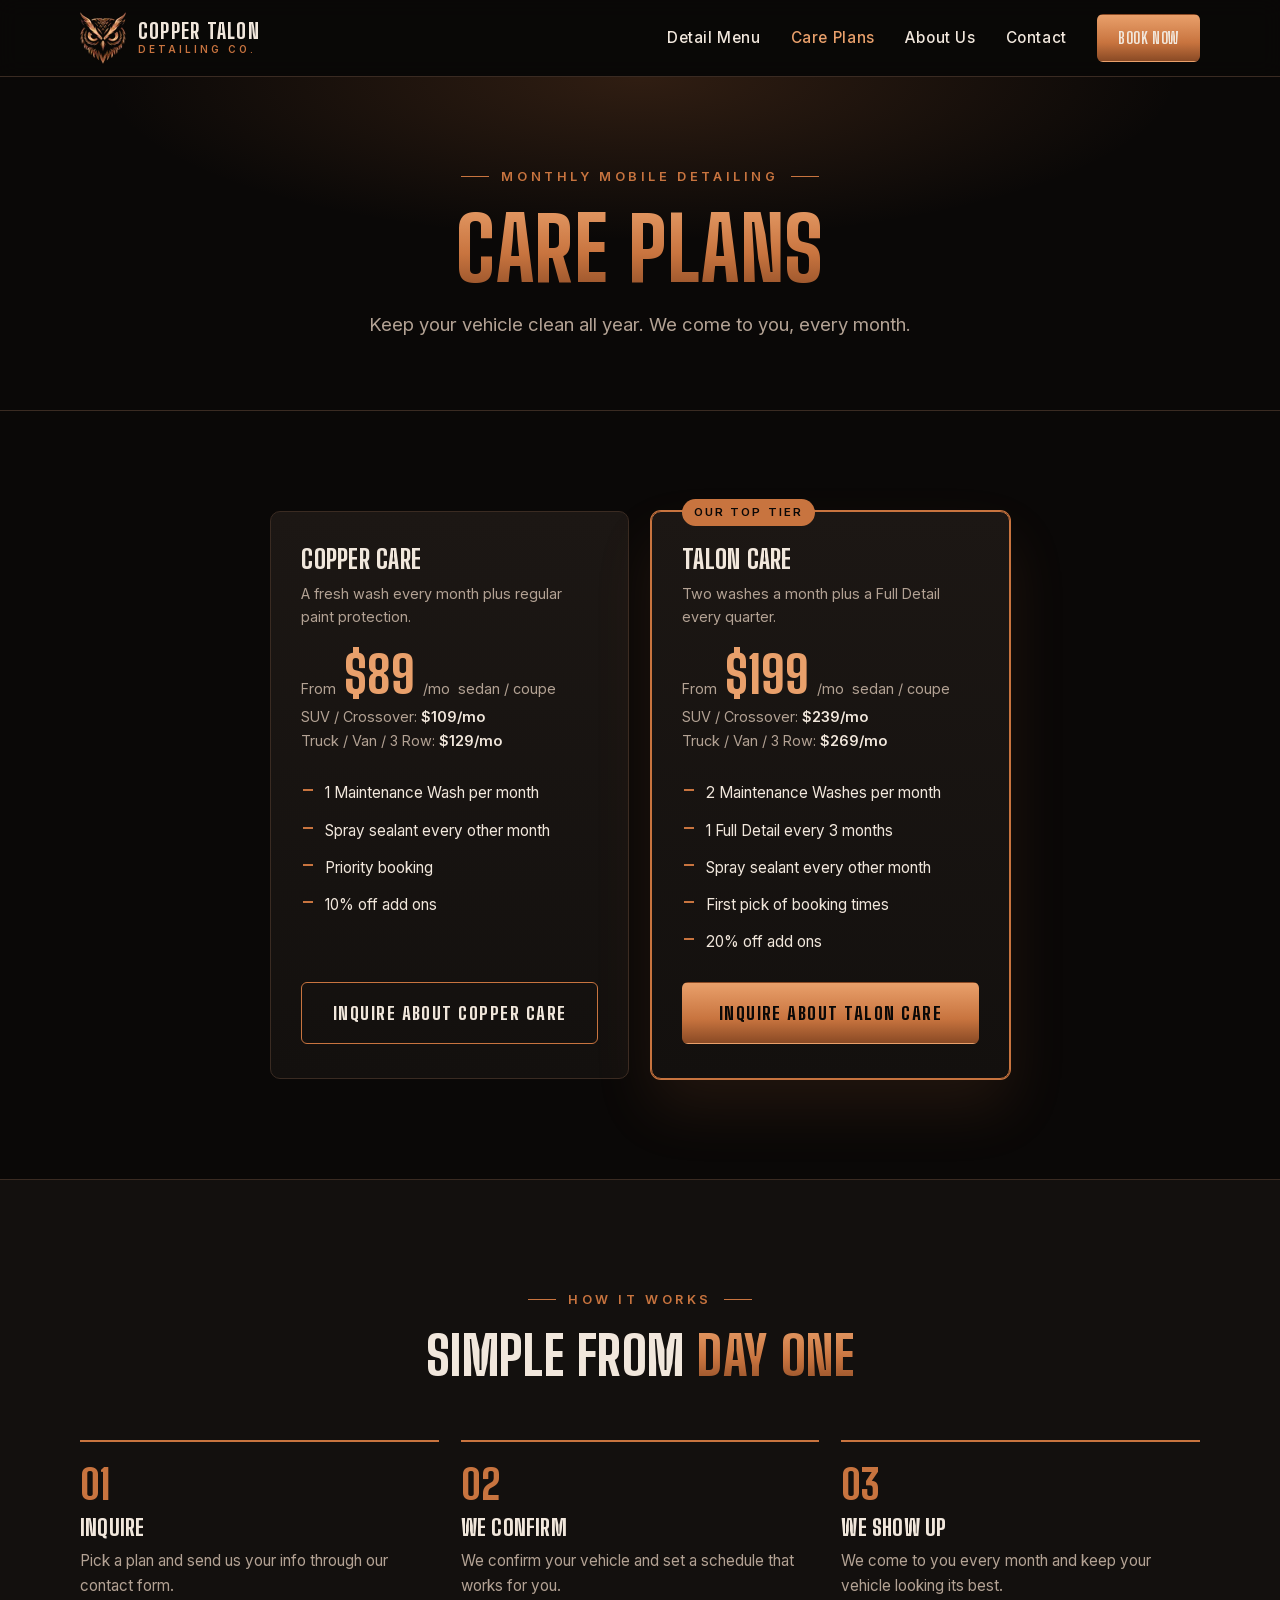
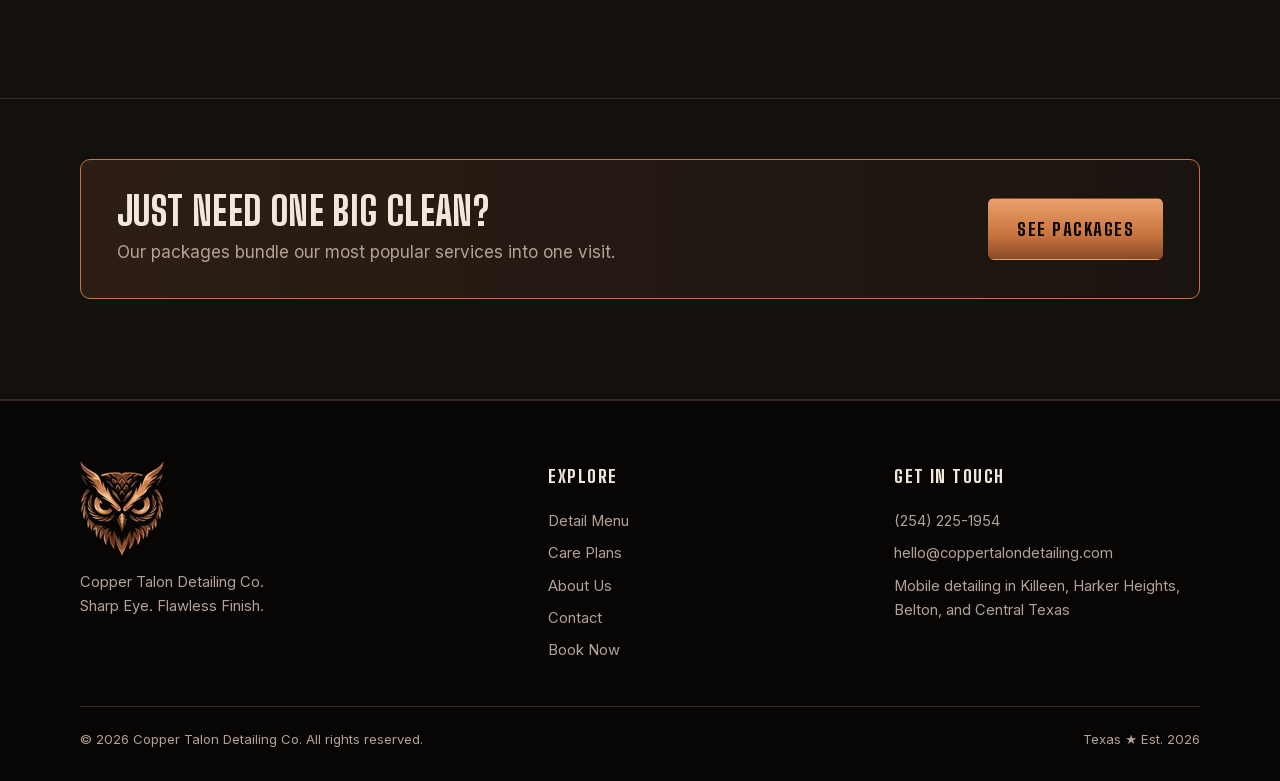
<file: care-plans/index.html>
<!doctype html>
<html lang="en">
<head>
<!-- Google tag (gtag.js) -->
<script async src="https://www.googletagmanager.com/gtag/js?id=G-J6C89JL4NH"></script>
<script>
  window.dataLayer = window.dataLayer || [];
  function gtag(){dataLayer.push(arguments);}
  gtag('js', new Date());

  gtag('config', 'G-J6C89JL4NH');
</script>
<meta charset="UTF-8">
<meta name="viewport" content="width=device-width, initial-scale=1.0">
<title>Care Plans | Monthly Mobile Detailing | Copper Talon Detailing Co.</title>
<meta name="description" content="Monthly mobile detailing Care Plans in Killeen, Harker Heights, Belton, and Central Texas. Copper Care from $89/mo and Talon Care from $199/mo. We come to you, every month.">
<link rel="canonical" href="https://coppertalondetailing.com/care-plans/">
<meta property="og:url" content="https://coppertalondetailing.com/care-plans/">
<meta property="og:title" content="Care Plans | Monthly Mobile Detailing | Copper Talon Detailing Co.">
<meta property="og:description" content="Monthly mobile detailing Care Plans in Killeen, Harker Heights, Belton, and Central Texas. Copper Care from $89/mo and Talon Care from $199/mo. We come to you, every month.">
<meta property="og:image" content="https://coppertalondetailing.com/assets/og-image.jpg">
<meta property="og:type" content="website">
<meta name="twitter:card" content="summary_large_image">
<meta name="theme-color" content="#0a0807">
<link rel="icon" href="/favicon.ico" sizes="any">
<link rel="icon" type="image/png" sizes="32x32" href="/assets/favicon-32.png">
<link rel="icon" type="image/png" sizes="16x16" href="/assets/favicon-16.png">
<link rel="apple-touch-icon" href="/assets/apple-touch-icon.png">
<link rel="preload" href="/fonts/big-shoulders-display-latin.woff2" as="font" type="font/woff2" crossorigin>
<link rel="preload" href="/fonts/inter-latin.woff2" as="font" type="font/woff2" crossorigin>
<link rel="stylesheet" href="/css/style.css?v=20261023">
<script type="application/ld+json">
{
  "@context": "https://schema.org",
  "@type": "Service",
  "serviceType": "Monthly mobile detailing plan",
  "provider": {
    "@type": "AutoWash",
    "@id": "https://coppertalondetailing.com/#business",
    "name": "Copper Talon Detailing Co.",
    "url": "https://coppertalondetailing.com/"
  },
  "areaServed": [
    {
      "@type": "City",
      "name": "Killeen, TX"
    },
    {
      "@type": "City",
      "name": "Harker Heights, TX"
    },
    {
      "@type": "City",
      "name": "Copperas Cove, TX"
    },
    {
      "@type": "City",
      "name": "Nolanville, TX"
    },
    {
      "@type": "City",
      "name": "Belton, TX"
    },
    {
      "@type": "City",
      "name": "Temple, TX"
    },
    {
      "@type": "City",
      "name": "Lampasas, TX"
    }
  ],
  "url": "https://coppertalondetailing.com/care-plans/",
  "hasOfferCatalog": {
    "@type": "OfferCatalog",
    "name": "Care Plans",
    "itemListElement": [
      {
        "@type": "Offer",
        "itemOffered": {
          "@type": "Service",
          "name": "Copper Care"
        },
        "priceSpecification": {
          "@type": "UnitPriceSpecification",
          "minPrice": 89,
          "maxPrice": 129,
          "priceCurrency": "USD",
          "unitText": "MONTH"
        }
      },
      {
        "@type": "Offer",
        "itemOffered": {
          "@type": "Service",
          "name": "Talon Care"
        },
        "priceSpecification": {
          "@type": "UnitPriceSpecification",
          "minPrice": 199,
          "maxPrice": 269,
          "priceCurrency": "USD",
          "unitText": "MONTH"
        }
      }
    ]
  }
}
</script>
</head>
<body>

<header class="site-header">
  <div class="wrap header-inner">
    <a class="brand" href="/">
      <img src="/assets/logo-icon-46.webp" srcset="/assets/logo-icon-46.webp 1x, /assets/logo-icon-92.webp 2x" alt="Copper Talon owl icon" width="46" height="52">
      <span>COPPER TALON<small>DETAILING CO.</small></span>
    </a>
    <nav class="nav" id="nav">
      <a href="/pricing/">Detail Menu</a>
      <a href="/care-plans/" aria-current="page">Care Plans</a>
      <a href="/about/">About Us</a>
      <a href="/contact/">Contact</a>
      <a href="/book/" class="btn btn-copper">Book Now</a>
    </nav>
    <button class="nav-toggle" id="navToggle" aria-label="Toggle menu" aria-expanded="false" aria-controls="nav">
      <span></span><span></span><span></span>
    </button>
  </div>
</header>

<main>

  <section class="page-hero">
    <div class="wrap">
      <div class="eyebrow">Monthly Mobile Detailing</div>
      <h1><span class="copper-text">Care Plans</span></h1>
      <p class="lead">Keep your vehicle clean all year. We come to you, every month.</p>
    </div>
  </section>

  <section>
    <div class="wrap">
      <div class="price-grid">
        <article class="card price-card reveal">
          <h3>Copper Care</h3>
          <p class="price-alt">A fresh wash every month plus regular paint protection.</p>
          <div class="price"><span>From</span><strong>$89</strong><span>/mo &nbsp;sedan / coupe</span></div>
          <p class="price-alt">SUV / Crossover: <b>$109/mo</b><br>Truck / Van / 3 Row: <b>$129/mo</b></p>
          <ul>
            <li>1 Maintenance Wash per month</li>
            <li>Spray sealant every other month</li>
            <li>Priority booking</li>
            <li>10% off add ons</li>
          </ul>
          <a href="/contact/?interest=membership-copper-care" class="btn btn-ghost">Inquire About Copper Care</a>
        </article>
        <article class="card price-card featured reveal">
          <span class="badge">Our Top Tier</span>
          <h3>Talon Care</h3>
          <p class="price-alt">Two washes a month plus a Full Detail every quarter.</p>
          <div class="price"><span>From</span><strong>$199</strong><span>/mo &nbsp;sedan / coupe</span></div>
          <p class="price-alt">SUV / Crossover: <b>$239/mo</b><br>Truck / Van / 3 Row: <b>$269/mo</b></p>
          <ul>
            <li>2 Maintenance Washes per month</li>
            <li>1 Full Detail every 3 months</li>
            <li>Spray sealant every other month</li>
            <li>First pick of booking times</li>
            <li>20% off add ons</li>
          </ul>
          <a href="/contact/?interest=membership-talon-care" class="btn btn-copper">Inquire About Talon Care</a>
        </article>
      </div>
    </div>
  </section>

  <section class="alt">
    <div class="wrap">
      <div class="section-head center reveal">
        <div class="eyebrow">How It Works</div>
        <h2>Simple From <span class="copper-text">Day One</span></h2>
      </div>
      <div class="steps steps-3">
        <div class="step reveal">
          <h3>Inquire</h3>
          <p>Pick a plan and send us your info through our contact form.</p>
        </div>
        <div class="step reveal">
          <h3>We Confirm</h3>
          <p>We confirm your vehicle and set a schedule that works for you.</p>
        </div>
        <div class="step reveal">
          <h3>We Show Up</h3>
          <p>We come to you every month and keep your vehicle looking its best.</p>
        </div>
      </div>
    </div>
  </section>

  <section class="cross-section">
    <div class="wrap">
      <div class="cross-banner reveal">
        <div>
          <h2>Just need one big clean?</h2>
          <p>Our packages bundle our most popular services into one visit.</p>
        </div>
        <a href="/pricing/#packages" class="btn btn-copper">See Packages</a>
      </div>
    </div>
  </section>

  <!--
    CARE PLAN FAQ: placeholder, not shown on the site.
    Add billing, cancellation, and contract terms here once they're final,
    using the same <details> markup as the FAQ on contact.html:

    <section>
      <div class="wrap">
        <div class="section-head center reveal">
          <div class="eyebrow">Good to Know</div>
          <h2>Care Plan <span class="copper-text">Questions</span></h2>
        </div>
        <div class="faq reveal">
          <details>
            <summary>How does billing work?</summary>
            <p>[Your billing details]</p>
          </details>
          <details>
            <summary>How do I cancel?</summary>
            <p>[Your cancellation terms]</p>
          </details>
          <details>
            <summary>Is there a contract?</summary>
            <p>[Your contract terms]</p>
          </details>
        </div>
      </div>
    </section>
  -->

</main>

<footer class="site-footer">
  <div class="wrap">
    <div class="footer-grid">
      <div class="footer-brand">
        <img src="/assets/logo-icon-84.webp" srcset="/assets/logo-icon-84.webp 1x, /assets/logo-icon-168.webp 2x" alt="Copper Talon owl icon" width="84" height="95" loading="lazy" decoding="async">
        <p>Copper Talon Detailing Co.<br>Sharp Eye. Flawless Finish.</p>
      </div>
      <div>
        <h4>Explore</h4>
        <ul>
          <li><a href="/pricing/">Detail Menu</a></li>
          <li><a href="/care-plans/">Care Plans</a></li>
          <li><a href="/about/">About Us</a></li>
          <li><a href="/contact/">Contact</a></li>
          <li><a href="/book/">Book Now</a></li>
        </ul>
      </div>
      <div>
        <h4>Get in Touch</h4>
        <ul>
          <li><a href="tel:+12542251954">(254) 225-1954</a></li>
          <li><a href="mailto:hello@coppertalondetailing.com">hello@coppertalondetailing.com</a></li>
          <li>Mobile detailing in Killeen, Harker Heights, Belton, and Central Texas</li>
        </ul>
      </div>
    </div>
    <div class="footer-bottom">
      <span>© <span data-year>2026</span> Copper Talon Detailing Co. All rights reserved.</span>
      <span>Texas ★ Est. 2026</span>
    </div>
  </div>
</footer>

<script src="/js/main.js?v=20261023" defer></script>
</body>
</html>
</file>
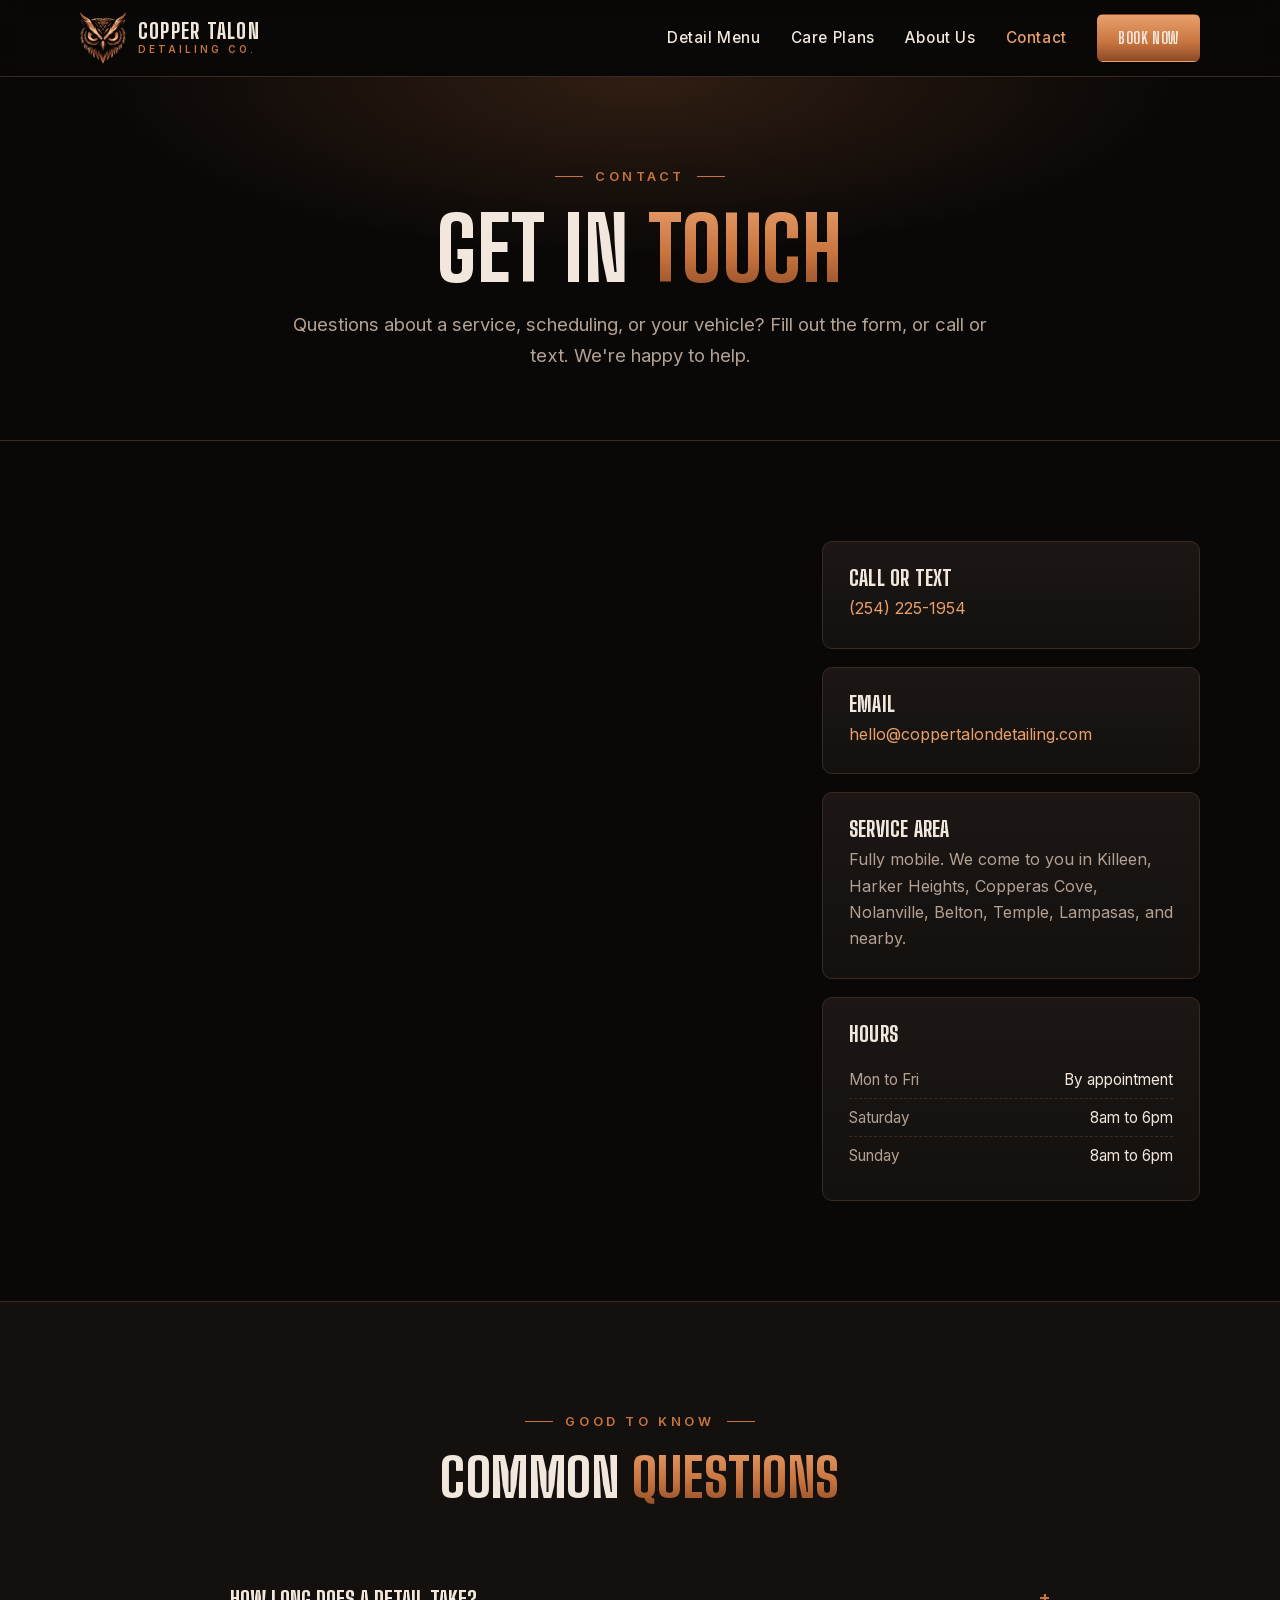
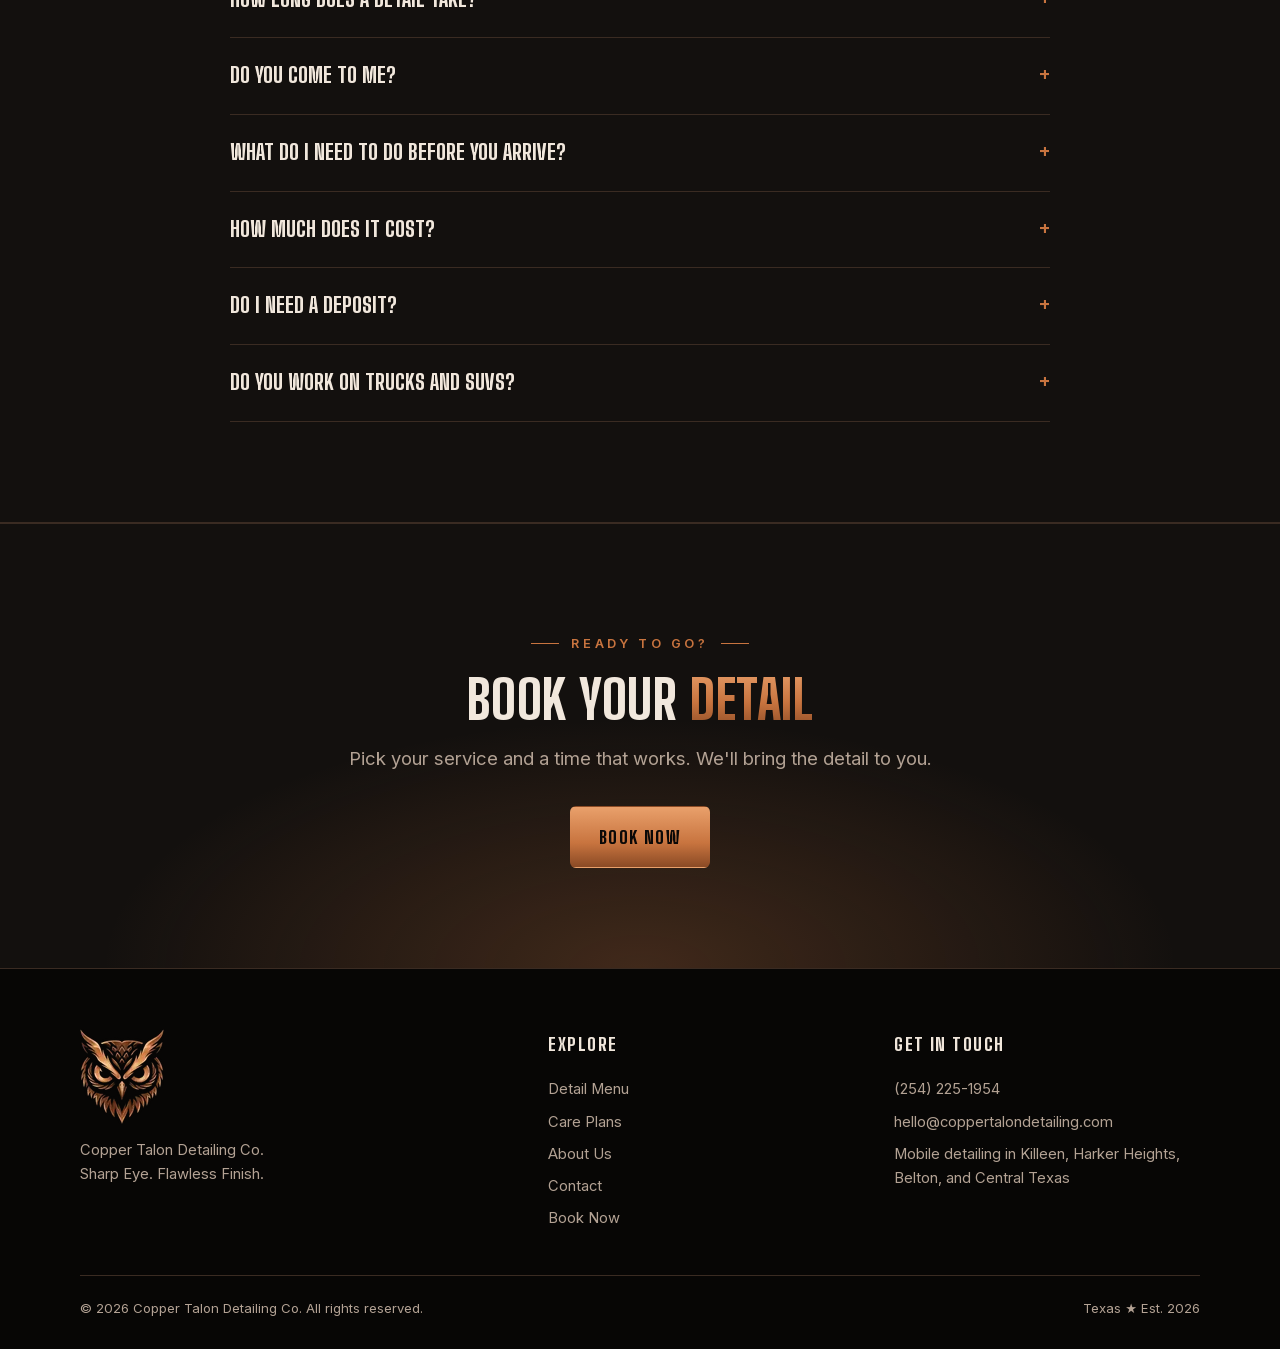
<file: contact/index.html>
<!doctype html>
<html lang="en">
<head>
<!-- Google tag (gtag.js) -->
<script async src="https://www.googletagmanager.com/gtag/js?id=G-J6C89JL4NH"></script>
<script>
  window.dataLayer = window.dataLayer || [];
  function gtag(){dataLayer.push(arguments);}
  gtag('js', new Date());

  gtag('config', 'G-J6C89JL4NH');
</script>
<meta charset="UTF-8">
<meta name="viewport" content="width=device-width, initial-scale=1.0">
<title>Contact | Copper Talon Detailing Co. | Killeen, TX</title>
<meta name="description" content="Contact Copper Talon Detailing Co. Call or text (254) 225-1954. Mobile detailing in Killeen, Harker Heights, Copperas Cove, Belton, Temple, Lampasas, and nearby.">
<link rel="canonical" href="https://coppertalondetailing.com/contact/">
<meta property="og:url" content="https://coppertalondetailing.com/contact/">
<meta property="og:title" content="Contact | Copper Talon Detailing Co. | Killeen, TX">
<meta property="og:description" content="Contact Copper Talon Detailing Co. Call or text (254) 225-1954. Mobile detailing in Killeen, Harker Heights, Copperas Cove, Belton, Temple, Lampasas, and nearby.">
<meta property="og:image" content="https://coppertalondetailing.com/assets/og-image.jpg">
<meta property="og:type" content="website">
<meta name="twitter:card" content="summary_large_image">
<meta name="theme-color" content="#0a0807">
<link rel="icon" href="/favicon.ico" sizes="any">
<link rel="icon" type="image/png" sizes="32x32" href="/assets/favicon-32.png">
<link rel="icon" type="image/png" sizes="16x16" href="/assets/favicon-16.png">
<link rel="apple-touch-icon" href="/assets/apple-touch-icon.png">
<link rel="preload" href="/fonts/big-shoulders-display-latin.woff2" as="font" type="font/woff2" crossorigin>
<link rel="preload" href="/fonts/inter-latin.woff2" as="font" type="font/woff2" crossorigin>
<link rel="stylesheet" href="/css/style.css?v=20261023">
<script type="application/ld+json">
{
  "@context": "https://schema.org",
  "@type": "FAQPage",
  "mainEntity": [
    {
      "@type": "Question",
      "name": "How long does a detail take?",
      "acceptedAnswer": {
        "@type": "Answer",
        "text": "A Maintenance Wash takes about 1 hour. Exterior and Interior Details take about 2 hours, Clay & Seal about 2.5 hours, and a Full Detail about 3.5 hours. Packages run 3.5 to 6 hours."
      }
    },
    {
      "@type": "Question",
      "name": "Do you come to me?",
      "acceptedAnswer": {
        "@type": "Answer",
        "text": "Yes. We're fully mobile. We detail your vehicle at your home, apartment, or workplace in Killeen, Harker Heights, Copperas Cove, Nolanville, Belton, Temple, Lampasas, and nearby towns."
      }
    },
    {
      "@type": "Question",
      "name": "What do I need to do before you arrive?",
      "acceptedAnswer": {
        "@type": "Answer",
        "text": "Remove personal items you want to keep safe, and make sure we have room to work around the vehicle. If your apartment or workplace has parking rules, let us know when you book."
      }
    },
    {
      "@type": "Question",
      "name": "How much does it cost?",
      "acceptedAnswer": {
        "@type": "Answer",
        "text": "Services start at $79 for a Maintenance Wash. Pricing depends on vehicle size: Sedan / Coupe, SUV / Crossover, or Truck / Van / 3 Row. See our pricing page for every service. All services are taxable."
      }
    },
    {
      "@type": "Question",
      "name": "Do I need a deposit?",
      "acceptedAnswer": {
        "@type": "Answer",
        "text": "A deposit holds your spot when you book: $25 for most services, $50 for the Showroom Package, and none for the Mobile Maintenance Wash."
      }
    },
    {
      "@type": "Question",
      "name": "Do you work on trucks and SUVs?",
      "acceptedAnswer": {
        "@type": "Answer",
        "text": "Yes. Cars, trucks, SUVs, and everything in between."
      }
    }
  ]
}
</script>
</head>
<body>

<header class="site-header">
  <div class="wrap header-inner">
    <a class="brand" href="/">
      <img src="/assets/logo-icon-46.webp" srcset="/assets/logo-icon-46.webp 1x, /assets/logo-icon-92.webp 2x" alt="Copper Talon owl icon" width="46" height="52">
      <span>COPPER TALON<small>DETAILING CO.</small></span>
    </a>
    <nav class="nav" id="nav">
      <a href="/pricing/">Detail Menu</a>
      <a href="/care-plans/">Care Plans</a>
      <a href="/about/">About Us</a>
      <a href="/contact/" aria-current="page">Contact</a>
      <a href="/book/" class="btn btn-copper">Book Now</a>
    </nav>
    <button class="nav-toggle" id="navToggle" aria-label="Toggle menu" aria-expanded="false" aria-controls="nav">
      <span></span><span></span><span></span>
    </button>
  </div>
</header>

<main>

  <section class="page-hero">
    <div class="wrap">
      <div class="eyebrow">Contact</div>
      <h1>Get in <span class="copper-text">Touch</span></h1>
      <p class="lead">Questions about a service, scheduling, or your vehicle? Fill out the form, or call or text. We're happy to help.</p>
    </div>
  </section>


  <section>
    <div class="wrap contact-grid">

      <div class="lead-embed reveal">
        <div class="pick-banner" id="pickBanner" hidden></div>
        <div data-strata-embed="https://stratacrm.app/lead/03e6fc52-9da2-47a6-93dc-8b13e90ceca4"></div>
        <script src="/js/interest.js?v=20261023"></script>
        <script src="https://stratacrm.app/embed.js" async></script>
      </div>

      <aside class="info">
        <div class="card reveal">
          <h3>Call or Text</h3>
          <p><a href="tel:+12542251954">(254) 225-1954</a></p>
        </div>
        <div class="card reveal">
          <h3>Email</h3>
          <p><a href="mailto:hello@coppertalondetailing.com">hello@coppertalondetailing.com</a></p>
        </div>
        <div class="card reveal">
          <h3>Service Area</h3>
          <p>Fully mobile. We come to you in Killeen, Harker Heights, Copperas Cove, Nolanville, Belton, Temple, Lampasas, and nearby.</p>
        </div>
        <div class="card reveal">
          <h3>Hours</h3>
          <ul class="hours">
            <li><span>Mon to Fri</span><span>By appointment</span></li>
            <li><span>Saturday</span><span>8am to 6pm</span></li>
            <li><span>Sunday</span><span>8am to 6pm</span></li>
          </ul>
        </div>
      </aside>

    </div>
  </section>

  <section class="alt">
    <div class="wrap">
      <div class="section-head center reveal">
        <div class="eyebrow">Good to Know</div>
        <h2>Common <span class="copper-text">Questions</span></h2>
      </div>
      <div class="faq reveal">
        <details>
          <summary>How long does a detail take?</summary>
          <p>A Maintenance Wash takes about 1 hour. Exterior and Interior Details take about 2 hours, Clay &amp; Seal about 2.5 hours, and a Full Detail about 3.5 hours. Packages run 3.5 to 6 hours.</p>
        </details>
        <details>
          <summary>Do you come to me?</summary>
          <p>Yes. We're fully mobile. We detail your vehicle at your home, apartment, or workplace in Killeen, Harker Heights, Copperas Cove, Nolanville, Belton, Temple, Lampasas, and nearby towns.</p>
        </details>
        <details>
          <summary>What do I need to do before you arrive?</summary>
          <p>Remove personal items you want to keep safe, and make sure we have room to work around the vehicle. If your apartment or workplace has parking rules, let us know when you book.</p>
        </details>
        <details>
          <summary>How much does it cost?</summary>
          <p>Services start at $79 for a Maintenance Wash. Pricing depends on vehicle size: Sedan / Coupe, SUV / Crossover, or Truck / Van / 3 Row. See our <a href="/pricing/">pricing page</a> for every service. All services are taxable.</p>
        </details>
        <details>
          <summary>Do I need a deposit?</summary>
          <p>A deposit holds your spot when you book: $25 for most services, $50 for the Showroom Package, and none for the Mobile Maintenance Wash.</p>
        </details>
        <details>
          <summary>Do you work on trucks and SUVs?</summary>
          <p>Yes. Cars, trucks, SUVs, and everything in between.</p>
        </details>
      </div>
    </div>
  </section>

  <section class="cta">
    <div class="wrap reveal">
      <div class="eyebrow">Ready to Go?</div>
      <h2>Book Your <span class="copper-text">Detail</span></h2>
      <p class="lead">Pick your service and a time that works. We'll bring the detail to you.</p>
      <a href="/book/" class="btn btn-copper">Book Now</a>
    </div>
  </section>

</main>

<footer class="site-footer">
  <div class="wrap">
    <div class="footer-grid">
      <div class="footer-brand">
        <img src="/assets/logo-icon-84.webp" srcset="/assets/logo-icon-84.webp 1x, /assets/logo-icon-168.webp 2x" alt="Copper Talon owl icon" width="84" height="95" loading="lazy" decoding="async">
        <p>Copper Talon Detailing Co.<br>Sharp Eye. Flawless Finish.</p>
      </div>
      <div>
        <h4>Explore</h4>
        <ul>
          <li><a href="/pricing/">Detail Menu</a></li>
          <li><a href="/care-plans/">Care Plans</a></li>
          <li><a href="/about/">About Us</a></li>
          <li><a href="/contact/">Contact</a></li>
          <li><a href="/book/">Book Now</a></li>
        </ul>
      </div>
      <div>
        <h4>Get in Touch</h4>
        <ul>
          <li><a href="tel:+12542251954">(254) 225-1954</a></li>
          <li><a href="mailto:hello@coppertalondetailing.com">hello@coppertalondetailing.com</a></li>
          <li>Mobile detailing in Killeen, Harker Heights, Belton, and Central Texas</li>
        </ul>
      </div>
    </div>
    <div class="footer-bottom">
      <span>© <span data-year>2026</span> Copper Talon Detailing Co. All rights reserved.</span>
      <span>Texas ★ Est. 2026</span>
    </div>
  </div>
</footer>

<script src="/js/main.js?v=20261023" defer></script>
</body>
</html>
</file>
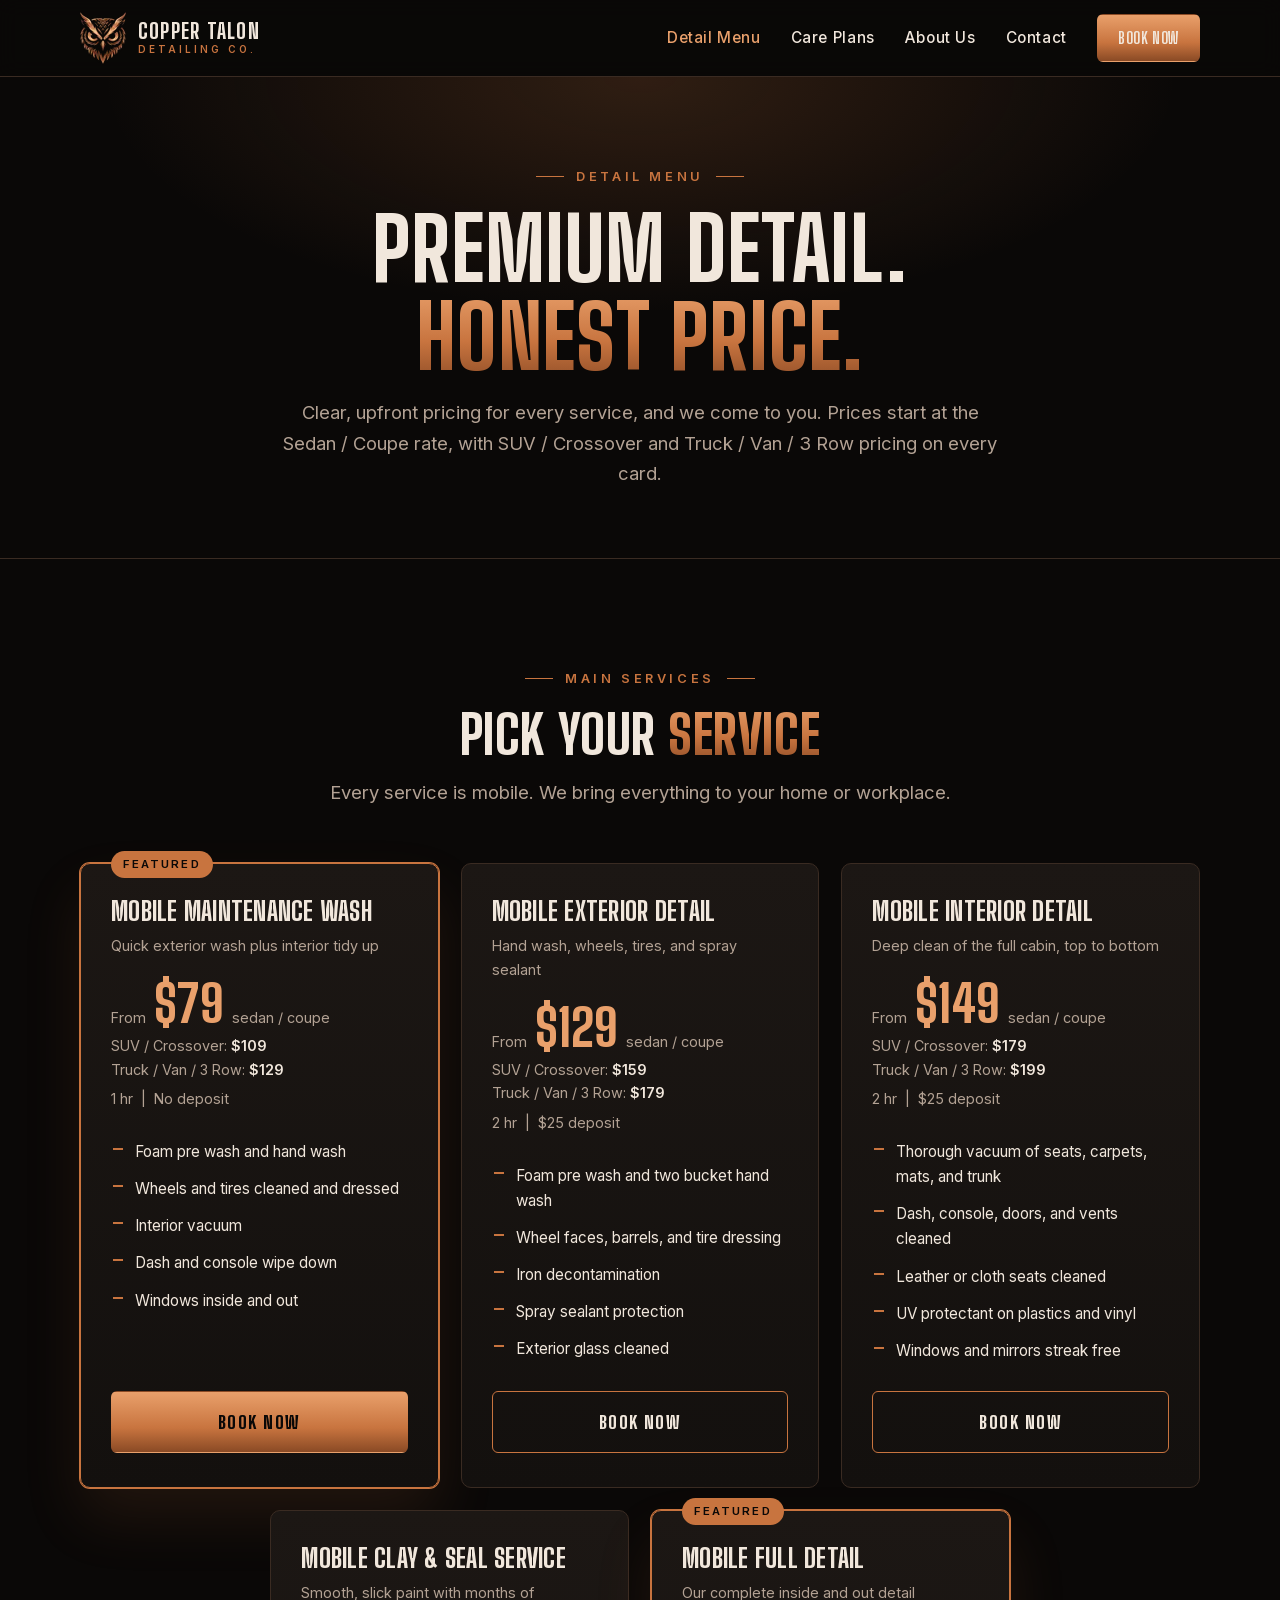
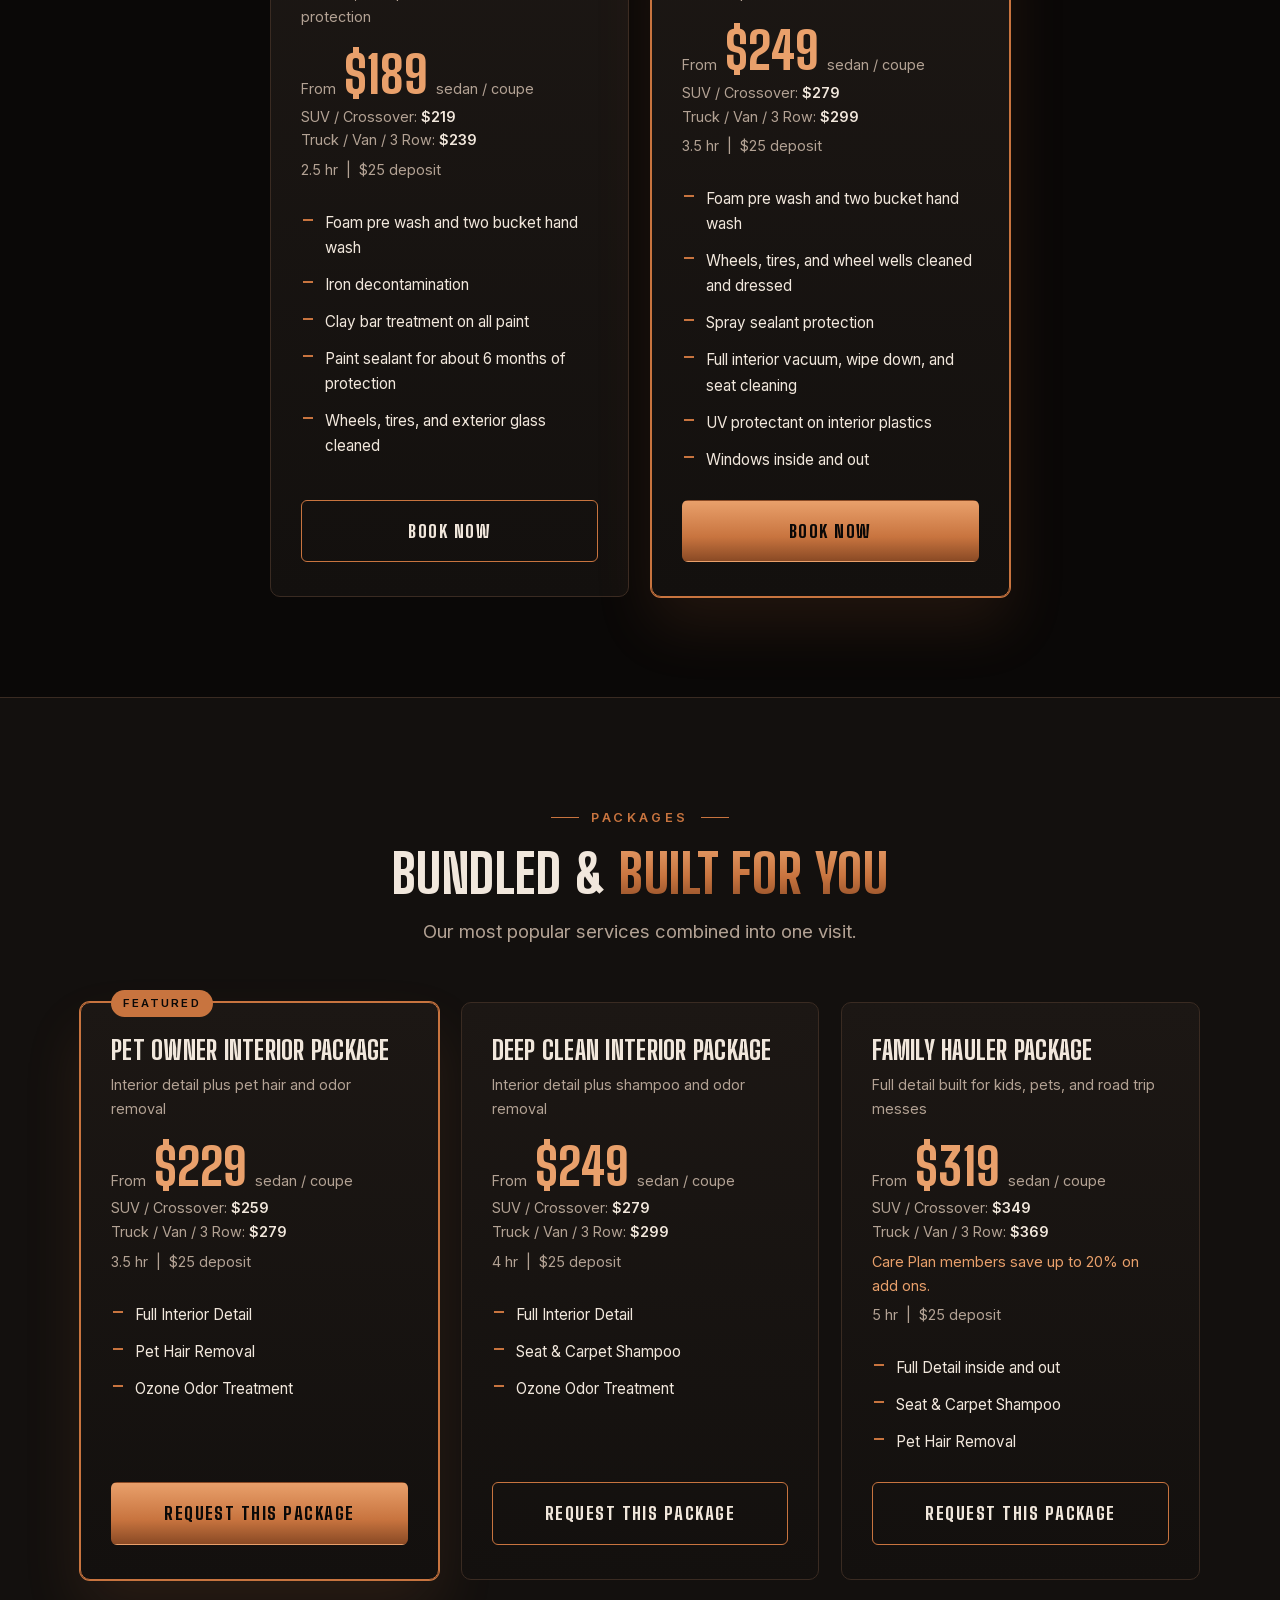
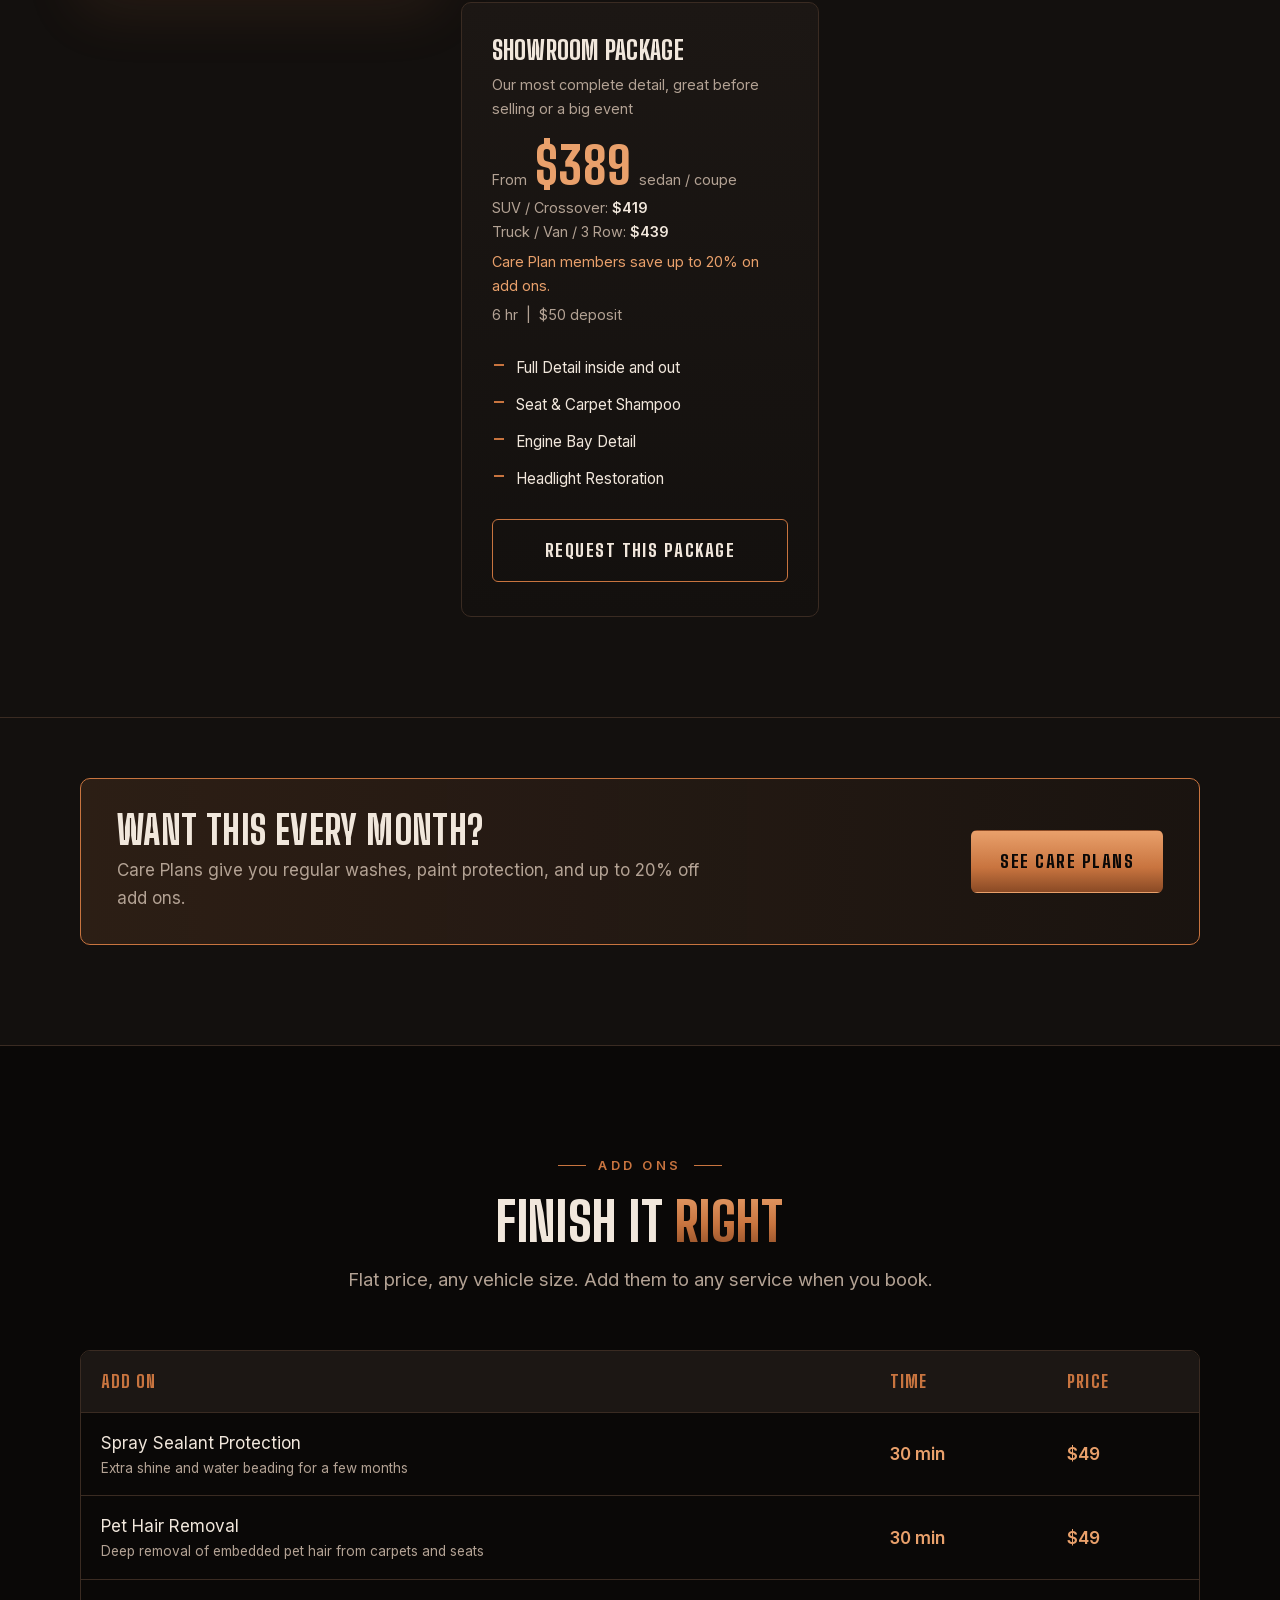
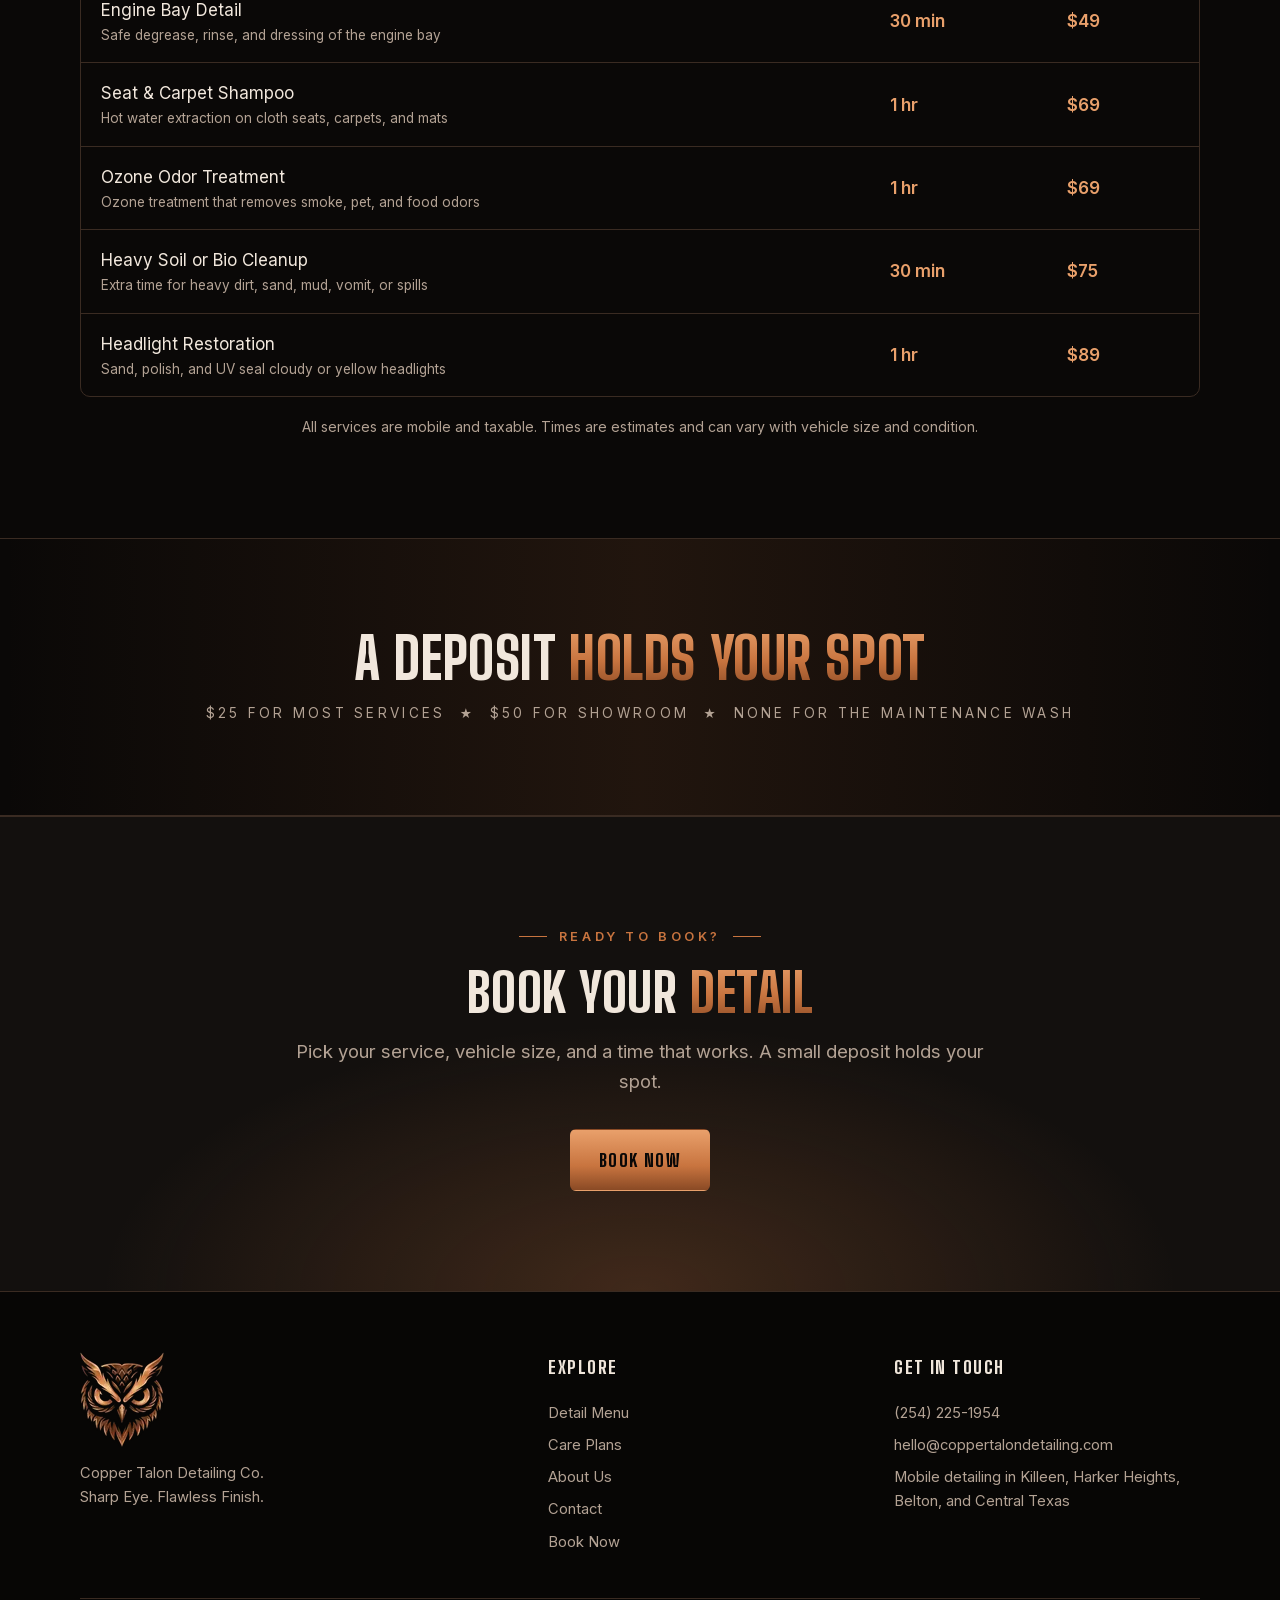
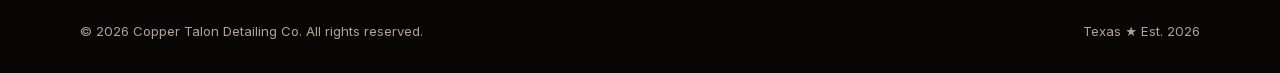
<file: pricing/index.html>
<!doctype html>
<html lang="en">
<head>
<!-- Google tag (gtag.js) -->
<script async src="https://www.googletagmanager.com/gtag/js?id=G-J6C89JL4NH"></script>
<script>
  window.dataLayer = window.dataLayer || [];
  function gtag(){dataLayer.push(arguments);}
  gtag('js', new Date());

  gtag('config', 'G-J6C89JL4NH');
</script>
<meta charset="UTF-8">
<meta name="viewport" content="width=device-width, initial-scale=1.0">
<title>Detail Menu | Mobile Detailing Prices | Copper Talon Detailing Co.</title>
<meta name="description" content="Mobile detailing prices for Killeen, Harker Heights, Belton, and Central Texas. Maintenance wash from $79, full detail from $249, packages, and add ons. We come to you.">
<link rel="canonical" href="https://coppertalondetailing.com/pricing/">
<meta property="og:url" content="https://coppertalondetailing.com/pricing/">
<meta property="og:title" content="Detail Menu | Mobile Detailing Prices | Copper Talon Detailing Co.">
<meta property="og:description" content="Mobile detailing prices for Killeen, Harker Heights, Belton, and Central Texas. Maintenance wash from $79, full detail from $249, packages, and add ons. We come to you.">
<meta property="og:image" content="https://coppertalondetailing.com/assets/og-image.jpg">
<meta property="og:type" content="website">
<meta name="twitter:card" content="summary_large_image">
<meta name="theme-color" content="#0a0807">
<link rel="icon" href="/favicon.ico" sizes="any">
<link rel="icon" type="image/png" sizes="32x32" href="/assets/favicon-32.png">
<link rel="icon" type="image/png" sizes="16x16" href="/assets/favicon-16.png">
<link rel="apple-touch-icon" href="/assets/apple-touch-icon.png">
<link rel="preload" href="/fonts/big-shoulders-display-latin.woff2" as="font" type="font/woff2" crossorigin>
<link rel="preload" href="/fonts/inter-latin.woff2" as="font" type="font/woff2" crossorigin>
<link rel="stylesheet" href="/css/style.css?v=20261023">
<script type="application/ld+json">
{
  "@context": "https://schema.org",
  "@type": "Service",
  "serviceType": "Mobile auto detailing",
  "provider": {
    "@type": "AutoWash",
    "@id": "https://coppertalondetailing.com/#business",
    "name": "Copper Talon Detailing Co.",
    "url": "https://coppertalondetailing.com/"
  },
  "areaServed": [
    {
      "@type": "City",
      "name": "Killeen, TX"
    },
    {
      "@type": "City",
      "name": "Harker Heights, TX"
    },
    {
      "@type": "City",
      "name": "Copperas Cove, TX"
    },
    {
      "@type": "City",
      "name": "Nolanville, TX"
    },
    {
      "@type": "City",
      "name": "Belton, TX"
    },
    {
      "@type": "City",
      "name": "Temple, TX"
    },
    {
      "@type": "City",
      "name": "Lampasas, TX"
    }
  ],
  "url": "https://coppertalondetailing.com/pricing/",
  "hasOfferCatalog": {
    "@type": "OfferCatalog",
    "name": "Detail Menu",
    "itemListElement": [
      {
        "@type": "Offer",
        "itemOffered": {
          "@type": "Service",
          "name": "Mobile Maintenance Wash"
        },
        "priceSpecification": {
          "@type": "PriceSpecification",
          "minPrice": 79,
          "maxPrice": 129,
          "priceCurrency": "USD"
        }
      },
      {
        "@type": "Offer",
        "itemOffered": {
          "@type": "Service",
          "name": "Mobile Exterior Detail"
        },
        "priceSpecification": {
          "@type": "PriceSpecification",
          "minPrice": 129,
          "maxPrice": 179,
          "priceCurrency": "USD"
        }
      },
      {
        "@type": "Offer",
        "itemOffered": {
          "@type": "Service",
          "name": "Mobile Interior Detail"
        },
        "priceSpecification": {
          "@type": "PriceSpecification",
          "minPrice": 149,
          "maxPrice": 199,
          "priceCurrency": "USD"
        }
      },
      {
        "@type": "Offer",
        "itemOffered": {
          "@type": "Service",
          "name": "Mobile Clay & Seal Service"
        },
        "priceSpecification": {
          "@type": "PriceSpecification",
          "minPrice": 189,
          "maxPrice": 239,
          "priceCurrency": "USD"
        }
      },
      {
        "@type": "Offer",
        "itemOffered": {
          "@type": "Service",
          "name": "Mobile Full Detail"
        },
        "priceSpecification": {
          "@type": "PriceSpecification",
          "minPrice": 249,
          "maxPrice": 299,
          "priceCurrency": "USD"
        }
      },
      {
        "@type": "Offer",
        "itemOffered": {
          "@type": "Service",
          "name": "Pet Owner Interior Package"
        },
        "priceSpecification": {
          "@type": "PriceSpecification",
          "minPrice": 229,
          "maxPrice": 279,
          "priceCurrency": "USD"
        }
      },
      {
        "@type": "Offer",
        "itemOffered": {
          "@type": "Service",
          "name": "Deep Clean Interior Package"
        },
        "priceSpecification": {
          "@type": "PriceSpecification",
          "minPrice": 249,
          "maxPrice": 299,
          "priceCurrency": "USD"
        }
      },
      {
        "@type": "Offer",
        "itemOffered": {
          "@type": "Service",
          "name": "Family Hauler Package"
        },
        "priceSpecification": {
          "@type": "PriceSpecification",
          "minPrice": 319,
          "maxPrice": 369,
          "priceCurrency": "USD"
        }
      },
      {
        "@type": "Offer",
        "itemOffered": {
          "@type": "Service",
          "name": "Showroom Package"
        },
        "priceSpecification": {
          "@type": "PriceSpecification",
          "minPrice": 389,
          "maxPrice": 439,
          "priceCurrency": "USD"
        }
      }
    ]
  }
}
</script>
</head>
<body>

<header class="site-header">
  <div class="wrap header-inner">
    <a class="brand" href="/">
      <img src="/assets/logo-icon-46.webp" srcset="/assets/logo-icon-46.webp 1x, /assets/logo-icon-92.webp 2x" alt="Copper Talon owl icon" width="46" height="52">
      <span>COPPER TALON<small>DETAILING CO.</small></span>
    </a>
    <nav class="nav" id="nav">
      <a href="/pricing/" aria-current="page">Detail Menu</a>
      <a href="/care-plans/">Care Plans</a>
      <a href="/about/">About Us</a>
      <a href="/contact/">Contact</a>
      <a href="/book/" class="btn btn-copper">Book Now</a>
    </nav>
    <button class="nav-toggle" id="navToggle" aria-label="Toggle menu" aria-expanded="false" aria-controls="nav">
      <span></span><span></span><span></span>
    </button>
  </div>
</header>

<main>

  <section class="page-hero">
    <div class="wrap">
      <div class="eyebrow">Detail Menu</div>
      <h1>Premium Detail.<br><span class="copper-text">Honest Price.</span></h1>
      <p class="lead">Clear, upfront pricing for every service, and we come to you. Prices start at the Sedan / Coupe rate, with SUV / Crossover and Truck / Van / 3 Row pricing on every card.</p>
    </div>
  </section>

  <!-- Main services -->
  <section>
    <div class="wrap">
      <div class="section-head center reveal">
        <div class="eyebrow">Main Services</div>
        <h2>Pick Your <span class="copper-text">Service</span></h2>
        <p class="lead">Every service is mobile. We bring everything to your home or workplace.</p>
      </div>
      <div class="price-grid">
        <article class="card price-card featured reveal">
          <span class="badge">Featured</span>
          <h3>Mobile Maintenance Wash</h3>
          <p class="price-alt">Quick exterior wash plus interior tidy up</p>
          <div class="price"><span>From</span><strong>$79</strong><span>sedan / coupe</span></div>
          <p class="price-alt">SUV / Crossover: <b>$109</b><br>Truck / Van / 3 Row: <b>$129</b></p>
          <p class="price-alt">1 hr &nbsp;|&nbsp; No deposit</p>
          <ul>
            <li>Foam pre wash and hand wash</li>
            <li>Wheels and tires cleaned and dressed</li>
            <li>Interior vacuum</li>
            <li>Dash and console wipe down</li>
            <li>Windows inside and out</li>
          </ul>
          <a href="/book/" class="btn btn-copper">Book Now</a>
        </article>
        <article class="card price-card reveal">
          <h3>Mobile Exterior Detail</h3>
          <p class="price-alt">Hand wash, wheels, tires, and spray sealant</p>
          <div class="price"><span>From</span><strong>$129</strong><span>sedan / coupe</span></div>
          <p class="price-alt">SUV / Crossover: <b>$159</b><br>Truck / Van / 3 Row: <b>$179</b></p>
          <p class="price-alt">2 hr &nbsp;|&nbsp; $25 deposit</p>
          <ul>
            <li>Foam pre wash and two bucket hand wash</li>
            <li>Wheel faces, barrels, and tire dressing</li>
            <li>Iron decontamination</li>
            <li>Spray sealant protection</li>
            <li>Exterior glass cleaned</li>
          </ul>
          <a href="/book/" class="btn btn-ghost">Book Now</a>
        </article>
        <article class="card price-card reveal">
          <h3>Mobile Interior Detail</h3>
          <p class="price-alt">Deep clean of the full cabin, top to bottom</p>
          <div class="price"><span>From</span><strong>$149</strong><span>sedan / coupe</span></div>
          <p class="price-alt">SUV / Crossover: <b>$179</b><br>Truck / Van / 3 Row: <b>$199</b></p>
          <p class="price-alt">2 hr &nbsp;|&nbsp; $25 deposit</p>
          <ul>
            <li>Thorough vacuum of seats, carpets, mats, and trunk</li>
            <li>Dash, console, doors, and vents cleaned</li>
            <li>Leather or cloth seats cleaned</li>
            <li>UV protectant on plastics and vinyl</li>
            <li>Windows and mirrors streak free</li>
          </ul>
          <a href="/book/" class="btn btn-ghost">Book Now</a>
        </article>
        <article class="card price-card reveal">
          <h3>Mobile Clay &amp; Seal Service</h3>
          <p class="price-alt">Smooth, slick paint with months of protection</p>
          <div class="price"><span>From</span><strong>$189</strong><span>sedan / coupe</span></div>
          <p class="price-alt">SUV / Crossover: <b>$219</b><br>Truck / Van / 3 Row: <b>$239</b></p>
          <p class="price-alt">2.5 hr &nbsp;|&nbsp; $25 deposit</p>
          <ul>
            <li>Foam pre wash and two bucket hand wash</li>
            <li>Iron decontamination</li>
            <li>Clay bar treatment on all paint</li>
            <li>Paint sealant for about 6 months of protection</li>
            <li>Wheels, tires, and exterior glass cleaned</li>
          </ul>
          <a href="/book/" class="btn btn-ghost">Book Now</a>
        </article>
        <article class="card price-card featured reveal">
          <span class="badge">Featured</span>
          <h3>Mobile Full Detail</h3>
          <p class="price-alt">Our complete inside and out detail</p>
          <div class="price"><span>From</span><strong>$249</strong><span>sedan / coupe</span></div>
          <p class="price-alt">SUV / Crossover: <b>$279</b><br>Truck / Van / 3 Row: <b>$299</b></p>
          <p class="price-alt">3.5 hr &nbsp;|&nbsp; $25 deposit</p>
          <ul>
            <li>Foam pre wash and two bucket hand wash</li>
            <li>Wheels, tires, and wheel wells cleaned and dressed</li>
            <li>Spray sealant protection</li>
            <li>Full interior vacuum, wipe down, and seat cleaning</li>
            <li>UV protectant on interior plastics</li>
            <li>Windows inside and out</li>
          </ul>
          <a href="/book/" class="btn btn-copper">Book Now</a>
        </article>
      </div>
    </div>
  </section>

  <!-- Packages -->
  <section class="alt" id="packages">
    <div class="wrap">
      <div class="section-head center reveal">
        <div class="eyebrow">Packages</div>
        <h2>Bundled &amp; <span class="copper-text">Built For You</span></h2>
        <p class="lead">Our most popular services combined into one visit.</p>
      </div>
      <div class="price-grid">
        <article class="card price-card featured reveal">
          <span class="badge">Featured</span>
          <h3>Pet Owner Interior Package</h3>
          <p class="price-alt">Interior detail plus pet hair and odor removal</p>
          <div class="price"><span>From</span><strong>$229</strong><span>sedan / coupe</span></div>
          <p class="price-alt">SUV / Crossover: <b>$259</b><br>Truck / Van / 3 Row: <b>$279</b></p>
          <p class="price-alt">3.5 hr &nbsp;|&nbsp; $25 deposit</p>
          <ul>
            <li>Full Interior Detail</li>
            <li>Pet Hair Removal</li>
            <li>Ozone Odor Treatment</li>
          </ul>
          <a href="/contact/?interest=package-pet-owner" class="btn btn-copper">Request This Package</a>
        </article>
        <article class="card price-card reveal">
          <h3>Deep Clean Interior Package</h3>
          <p class="price-alt">Interior detail plus shampoo and odor removal</p>
          <div class="price"><span>From</span><strong>$249</strong><span>sedan / coupe</span></div>
          <p class="price-alt">SUV / Crossover: <b>$279</b><br>Truck / Van / 3 Row: <b>$299</b></p>
          <p class="price-alt">4 hr &nbsp;|&nbsp; $25 deposit</p>
          <ul>
            <li>Full Interior Detail</li>
            <li>Seat &amp; Carpet Shampoo</li>
            <li>Ozone Odor Treatment</li>
          </ul>
          <a href="/contact/?interest=package-deep-clean" class="btn btn-ghost">Request This Package</a>
        </article>
        <article class="card price-card reveal">
          <h3>Family Hauler Package</h3>
          <p class="price-alt">Full detail built for kids, pets, and road trip messes</p>
          <div class="price"><span>From</span><strong>$319</strong><span>sedan / coupe</span></div>
          <p class="price-alt">SUV / Crossover: <b>$349</b><br>Truck / Van / 3 Row: <b>$369</b></p>
          <p class="price-alt"><a href="/care-plans/">Care Plan members save up to 20% on add ons.</a></p>
          <p class="price-alt">5 hr &nbsp;|&nbsp; $25 deposit</p>
          <ul>
            <li>Full Detail inside and out</li>
            <li>Seat &amp; Carpet Shampoo</li>
            <li>Pet Hair Removal</li>
          </ul>
          <a href="/contact/?interest=package-family-hauler" class="btn btn-ghost">Request This Package</a>
        </article>
        <article class="card price-card reveal">
          <h3>Showroom Package</h3>
          <p class="price-alt">Our most complete detail, great before selling or a big event</p>
          <div class="price"><span>From</span><strong>$389</strong><span>sedan / coupe</span></div>
          <p class="price-alt">SUV / Crossover: <b>$419</b><br>Truck / Van / 3 Row: <b>$439</b></p>
          <p class="price-alt"><a href="/care-plans/">Care Plan members save up to 20% on add ons.</a></p>
          <p class="price-alt">6 hr &nbsp;|&nbsp; $50 deposit</p>
          <ul>
            <li>Full Detail inside and out</li>
            <li>Seat &amp; Carpet Shampoo</li>
            <li>Engine Bay Detail</li>
            <li>Headlight Restoration</li>
          </ul>
          <a href="/contact/?interest=package-showroom" class="btn btn-ghost">Request This Package</a>
        </article>
      </div>
    </div>
  </section>

  <section class="cross-section">
    <div class="wrap">
      <div class="cross-banner reveal">
        <div>
          <h2>Want this every month?</h2>
          <p>Care Plans give you regular washes, paint protection, and up to 20% off add ons.</p>
        </div>
        <a href="/care-plans/" class="btn btn-copper">See Care Plans</a>
      </div>
    </div>
  </section>

  <!-- Add-ons -->
  <section>
    <div class="wrap">
      <div class="section-head center reveal">
        <div class="eyebrow">Add Ons</div>
        <h2>Finish It <span class="copper-text">Right</span></h2>
        <p class="lead">Flat price, any vehicle size. Add them to any service when you book.</p>
      </div>
      <div class="table-wrap reveal">
        <table class="price-table">
          <thead>
            <tr><th>Add On</th><th>Time</th><th>Price</th></tr>
          </thead>
          <tbody>
            <tr><td>Spray Sealant Protection<small>Extra shine and water beading for a few months</small></td><td>30 min</td><td>$49</td></tr>
            <tr><td>Pet Hair Removal<small>Deep removal of embedded pet hair from carpets and seats</small></td><td>30 min</td><td>$49</td></tr>
            <tr><td>Engine Bay Detail<small>Safe degrease, rinse, and dressing of the engine bay</small></td><td>30 min</td><td>$49</td></tr>
            <tr><td>Seat &amp; Carpet Shampoo<small>Hot water extraction on cloth seats, carpets, and mats</small></td><td>1 hr</td><td>$69</td></tr>
            <tr><td>Ozone Odor Treatment<small>Ozone treatment that removes smoke, pet, and food odors</small></td><td>1 hr</td><td>$69</td></tr>
            <tr><td>Heavy Soil or Bio Cleanup<small>Extra time for heavy dirt, sand, mud, vomit, or spills</small></td><td>30 min</td><td>$75</td></tr>
            <tr><td>Headlight Restoration<small>Sand, polish, and UV seal cloudy or yellow headlights</small></td><td>1 hr</td><td>$89</td></tr>
          </tbody>
        </table>
      </div>
      <p class="fine center">All services are mobile and taxable. Times are estimates and can vary with vehicle size and condition.</p>
    </div>
  </section>

  <!-- Deposits -->
  <div class="band">
    <div class="wrap reveal">
      <h2>A Deposit <span class="copper-text">Holds Your Spot</span></h2>
      <p>$25 for most services &nbsp;★&nbsp; $50 for Showroom &nbsp;★&nbsp; None for the Maintenance Wash</p>
    </div>
  </div>

  <section class="cta">
    <div class="wrap reveal">
      <div class="eyebrow">Ready to Book?</div>
      <h2>Book Your <span class="copper-text">Detail</span></h2>
      <p class="lead">Pick your service, vehicle size, and a time that works. A small deposit holds your spot.</p>
      <a href="/book/" class="btn btn-copper">Book Now</a>
    </div>
  </section>

</main>

<footer class="site-footer">
  <div class="wrap">
    <div class="footer-grid">
      <div class="footer-brand">
        <img src="/assets/logo-icon-84.webp" srcset="/assets/logo-icon-84.webp 1x, /assets/logo-icon-168.webp 2x" alt="Copper Talon owl icon" width="84" height="95" loading="lazy" decoding="async">
        <p>Copper Talon Detailing Co.<br>Sharp Eye. Flawless Finish.</p>
      </div>
      <div>
        <h4>Explore</h4>
        <ul>
          <li><a href="/pricing/">Detail Menu</a></li>
          <li><a href="/care-plans/">Care Plans</a></li>
          <li><a href="/about/">About Us</a></li>
          <li><a href="/contact/">Contact</a></li>
          <li><a href="/book/">Book Now</a></li>
        </ul>
      </div>
      <div>
        <h4>Get in Touch</h4>
        <ul>
          <li><a href="tel:+12542251954">(254) 225-1954</a></li>
          <li><a href="mailto:hello@coppertalondetailing.com">hello@coppertalondetailing.com</a></li>
          <li>Mobile detailing in Killeen, Harker Heights, Belton, and Central Texas</li>
        </ul>
      </div>
    </div>
    <div class="footer-bottom">
      <span>© <span data-year>2026</span> Copper Talon Detailing Co. All rights reserved.</span>
      <span>Texas ★ Est. 2026</span>
    </div>
  </div>
</footer>

<script src="/js/main.js?v=20261023" defer></script>
</body>
</html>
</file>
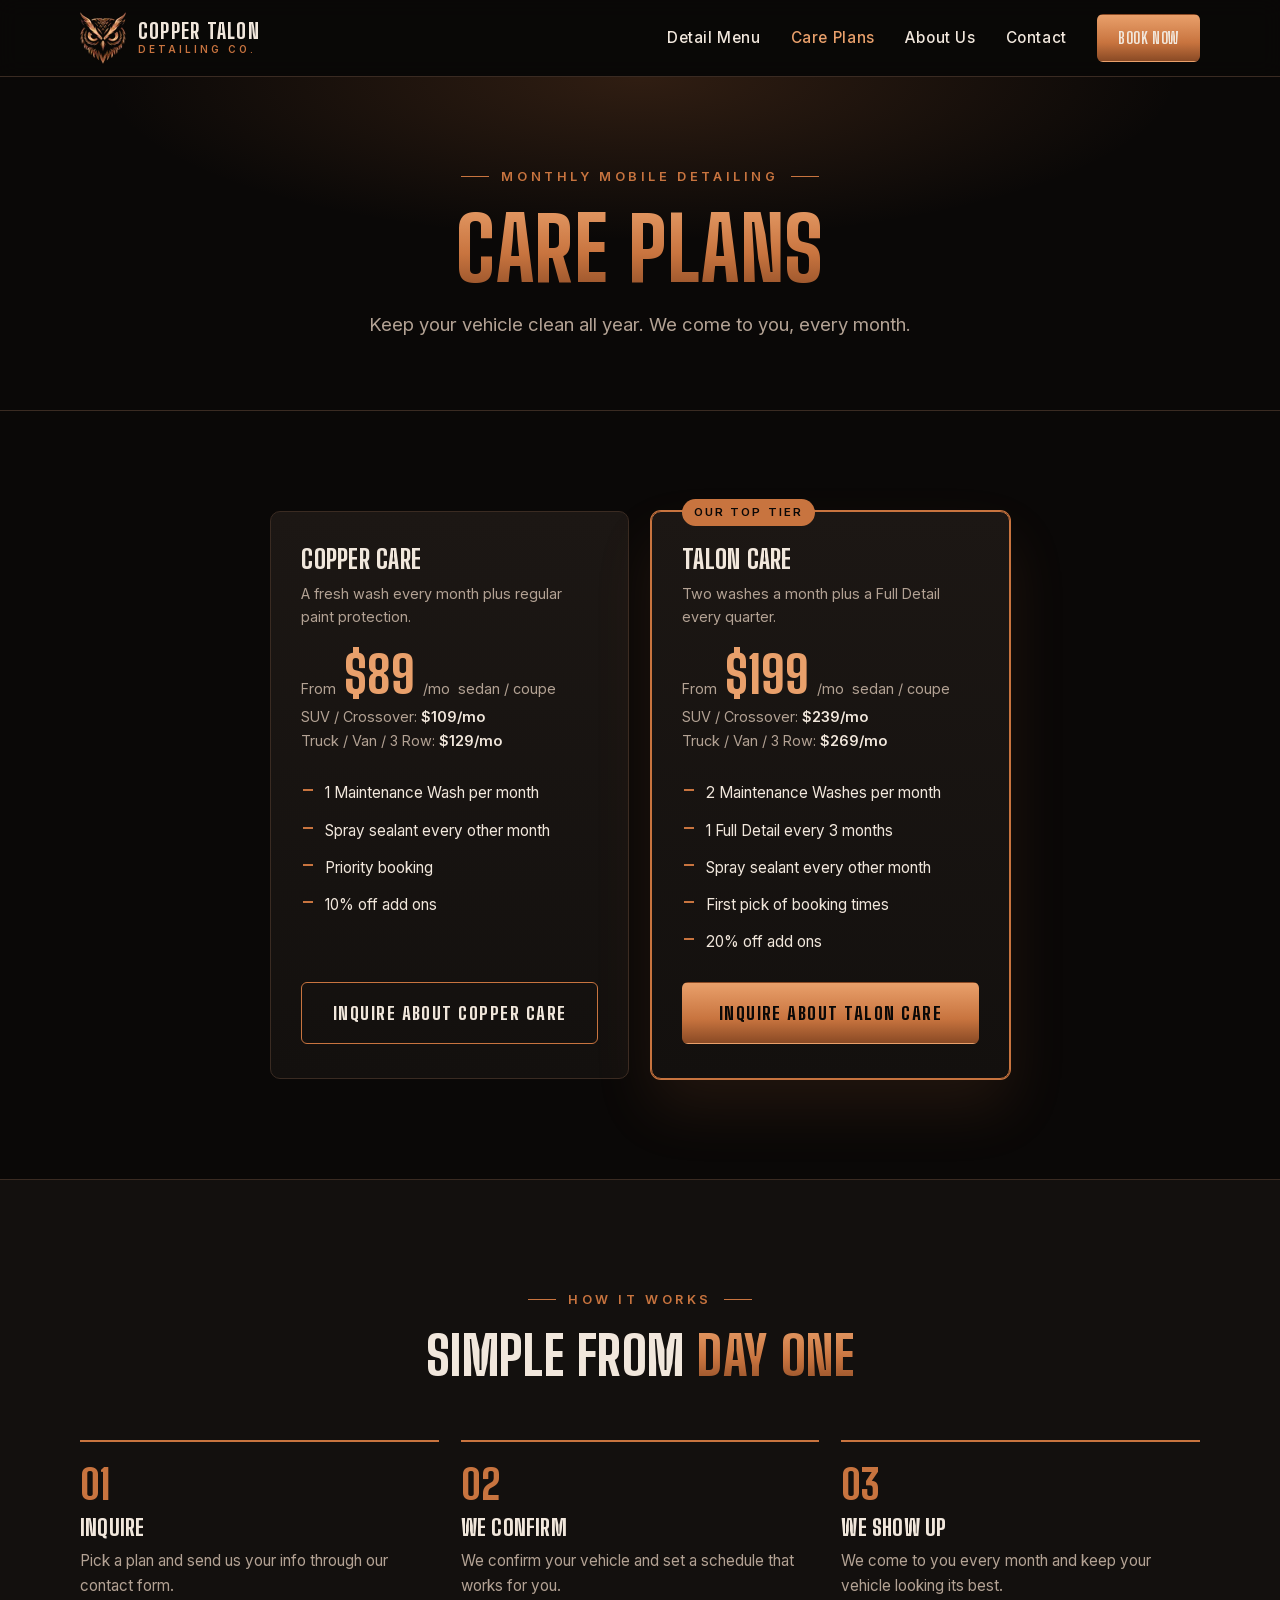
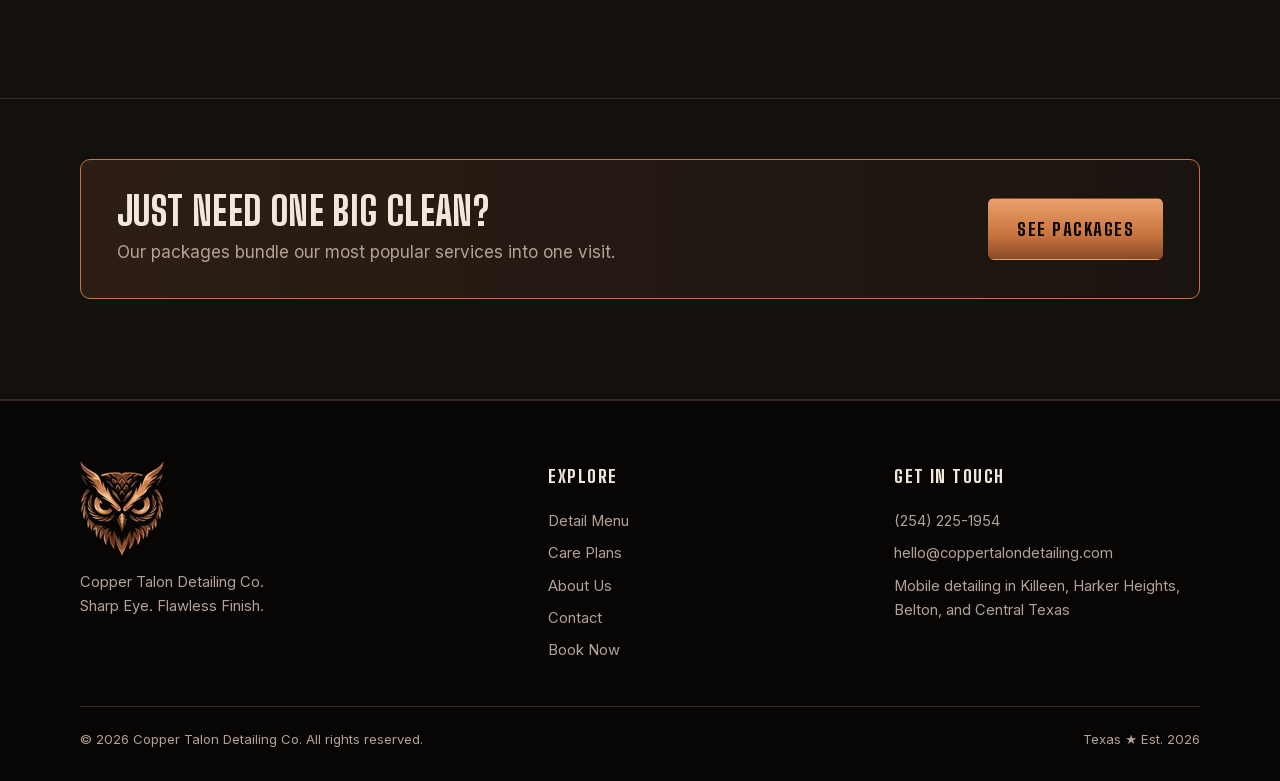
<file: memberships.html>
<!doctype html>
<html lang="en">
<head>
<meta charset="UTF-8">
<title>Care Plans | Copper Talon Detailing Co.</title>
<meta name="robots" content="noindex">
<link rel="canonical" href="https://coppertalondetailing.com/care-plans/">
<meta http-equiv="refresh" content="0; url=/care-plans/">
<script>location.replace("/care-plans/" + location.search);</script>
</head>
<body>
<p>This page has moved. <a href="/care-plans/">Continue to Care Plans</a>.</p>
</body>
</html>
</file>
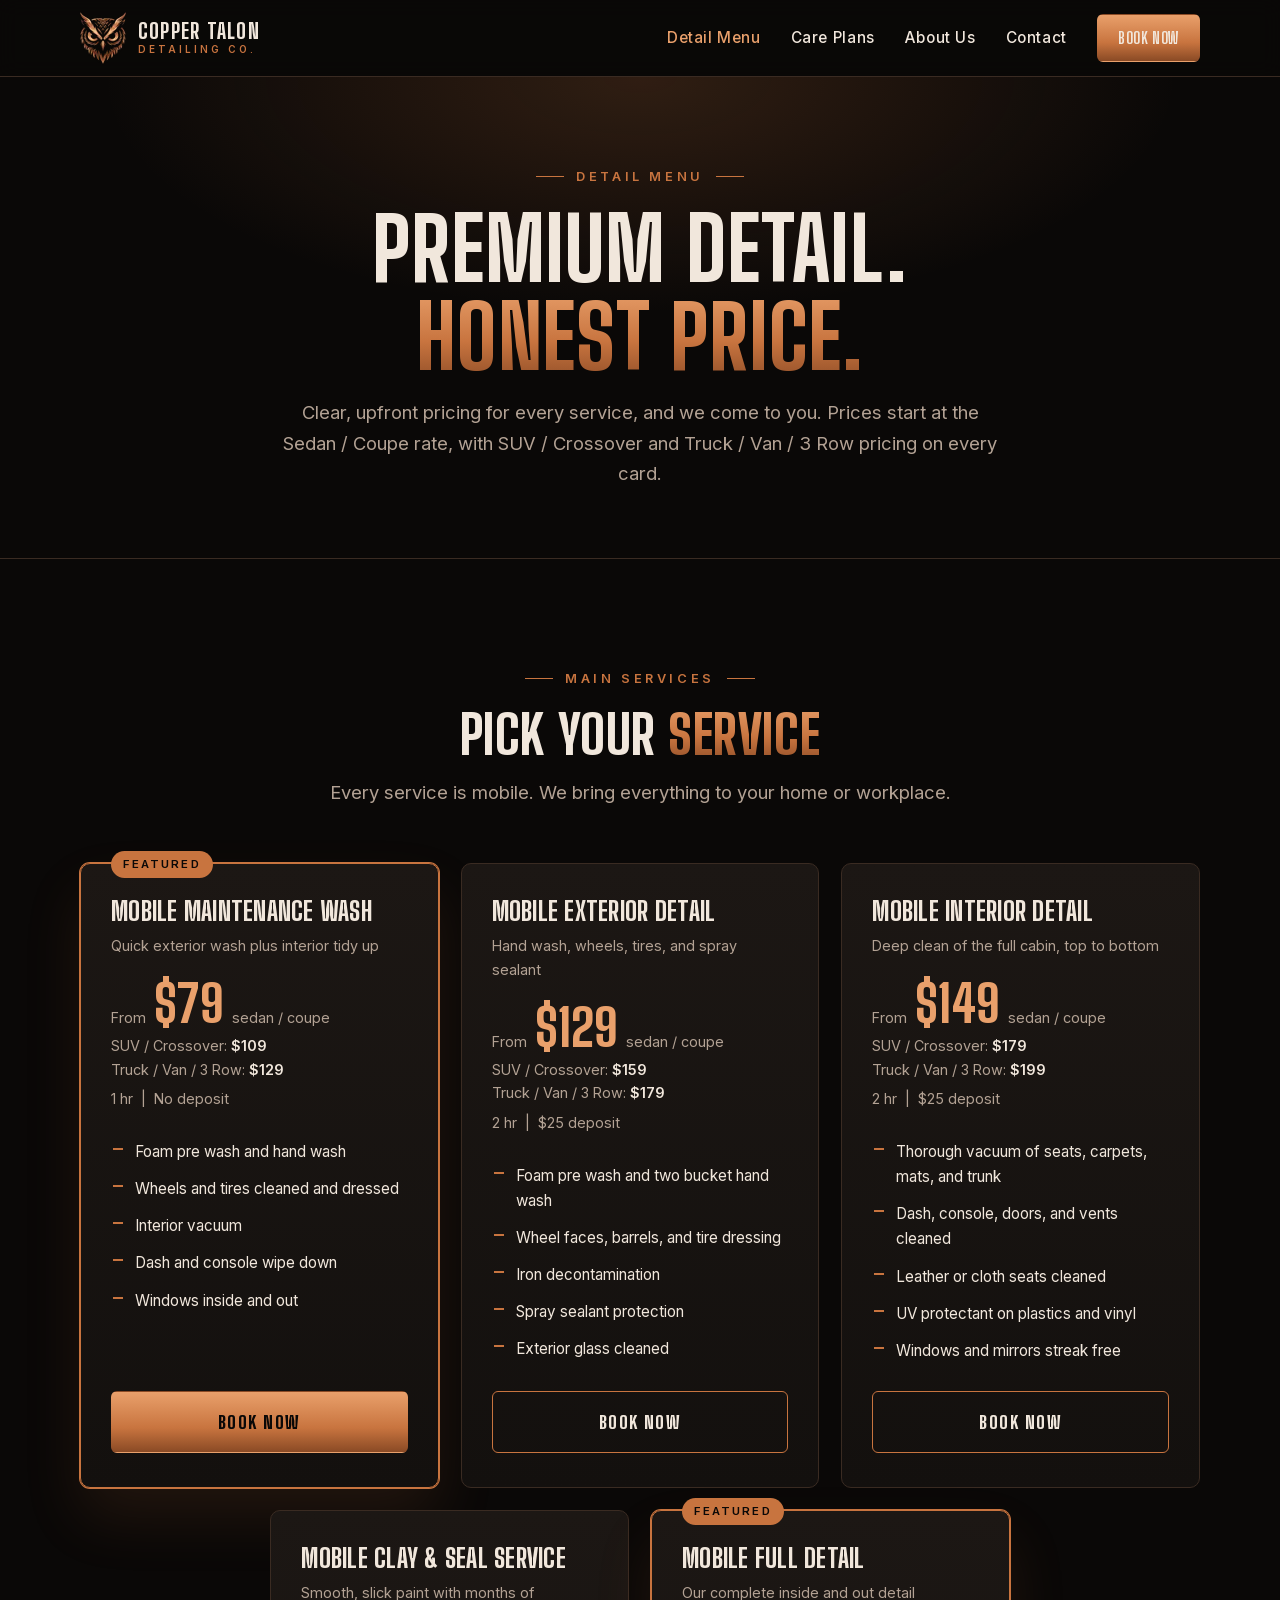
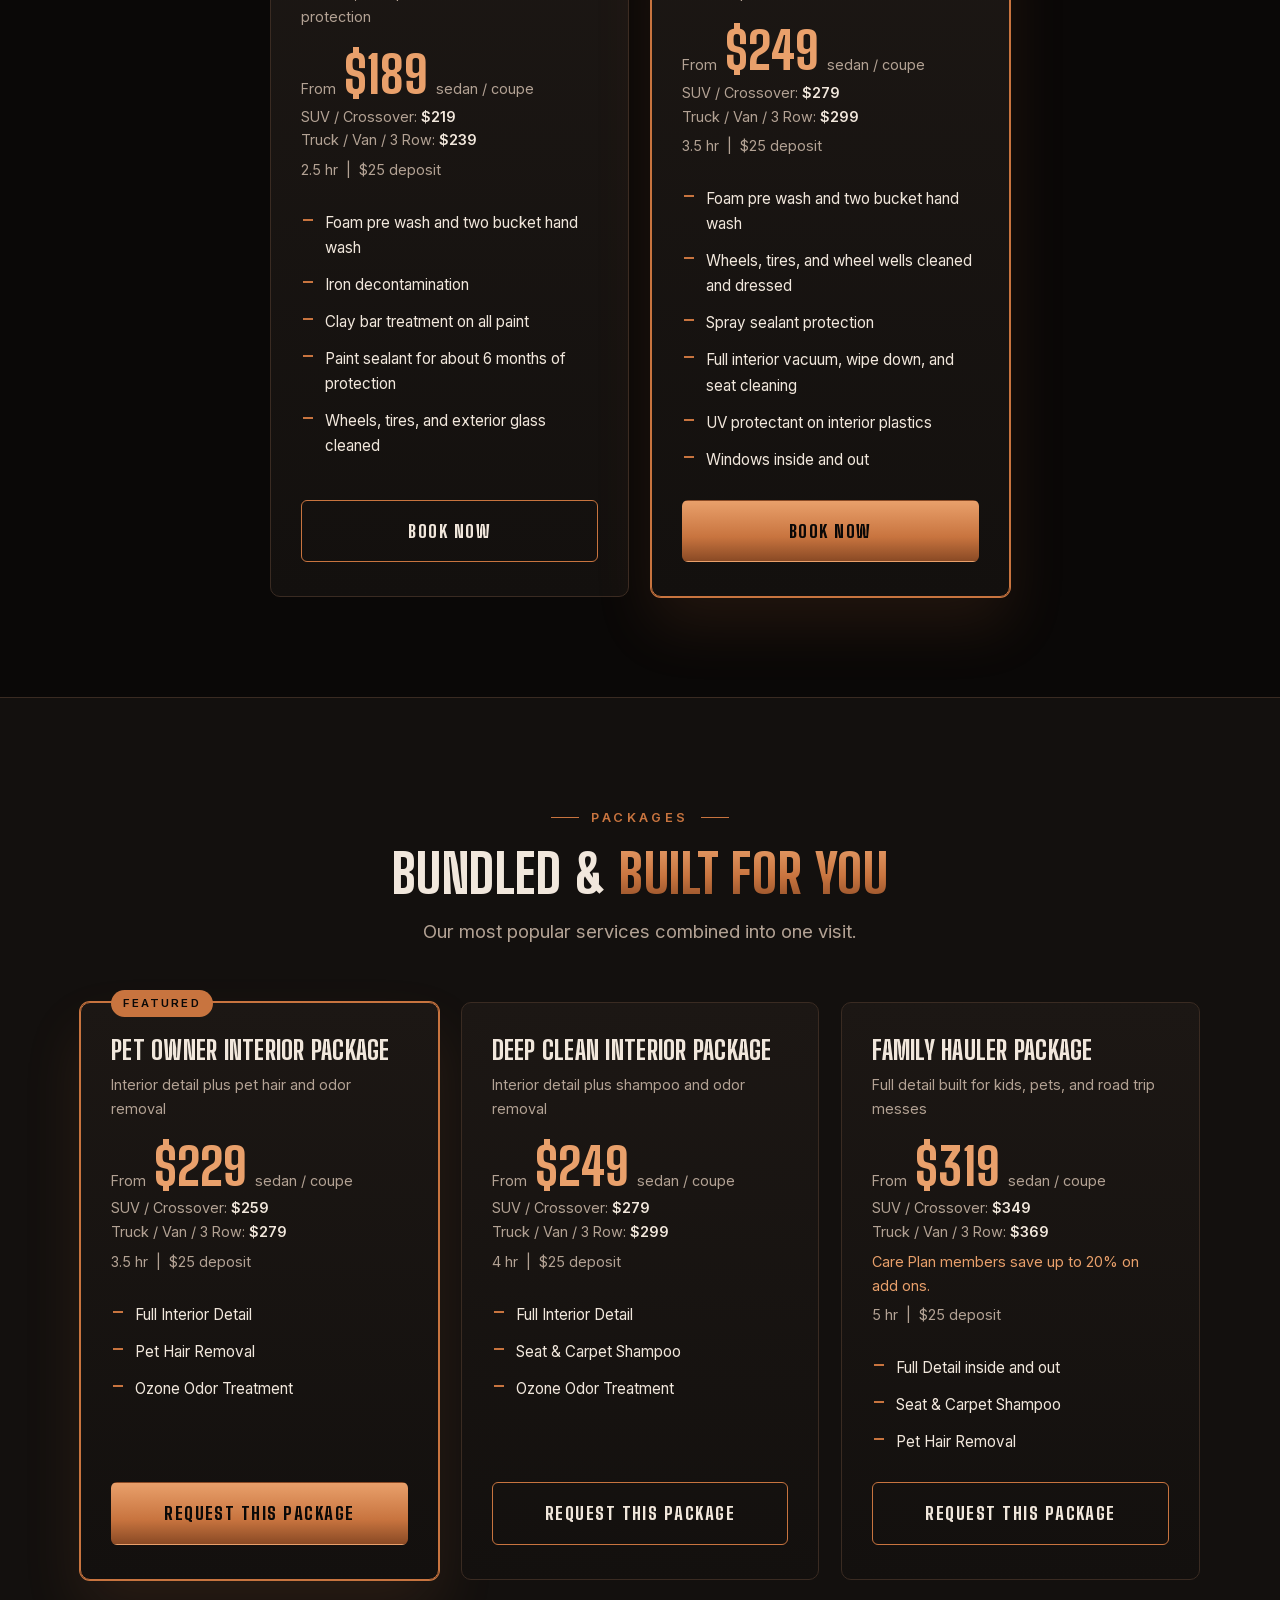
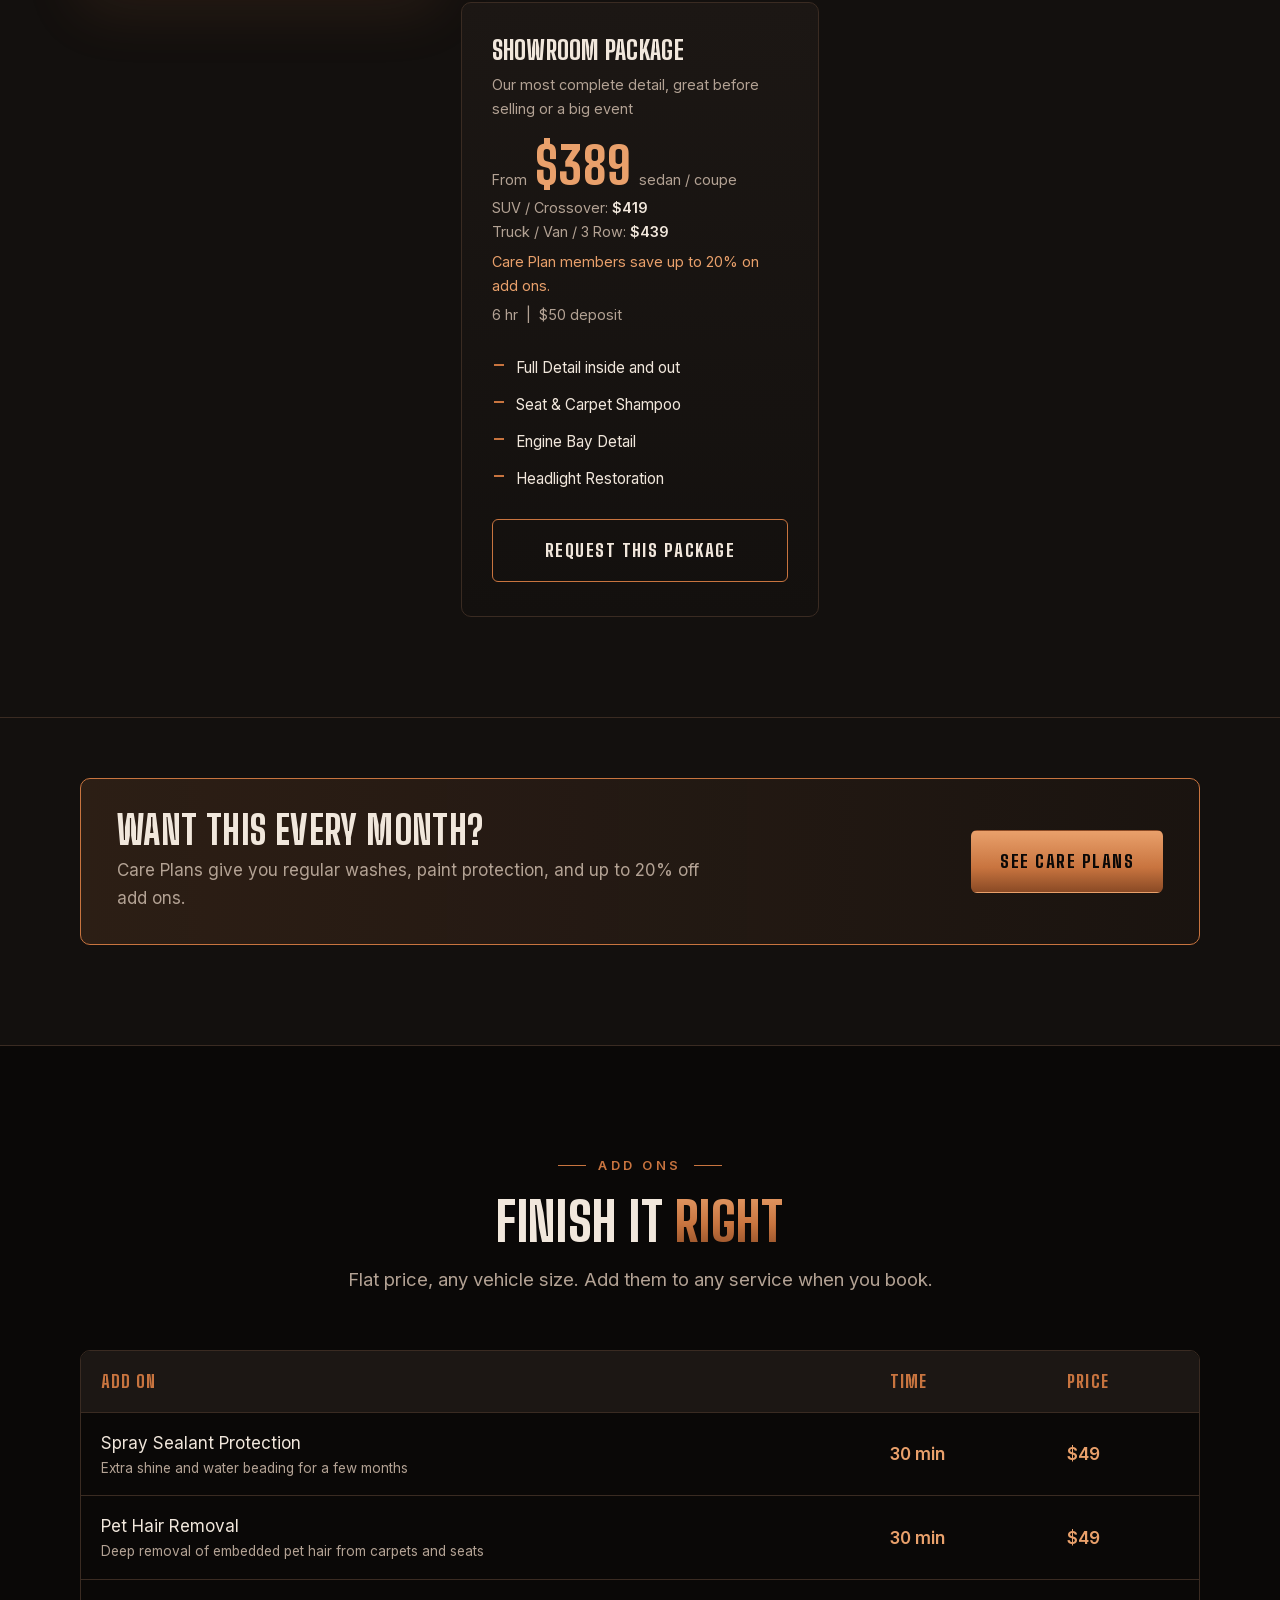
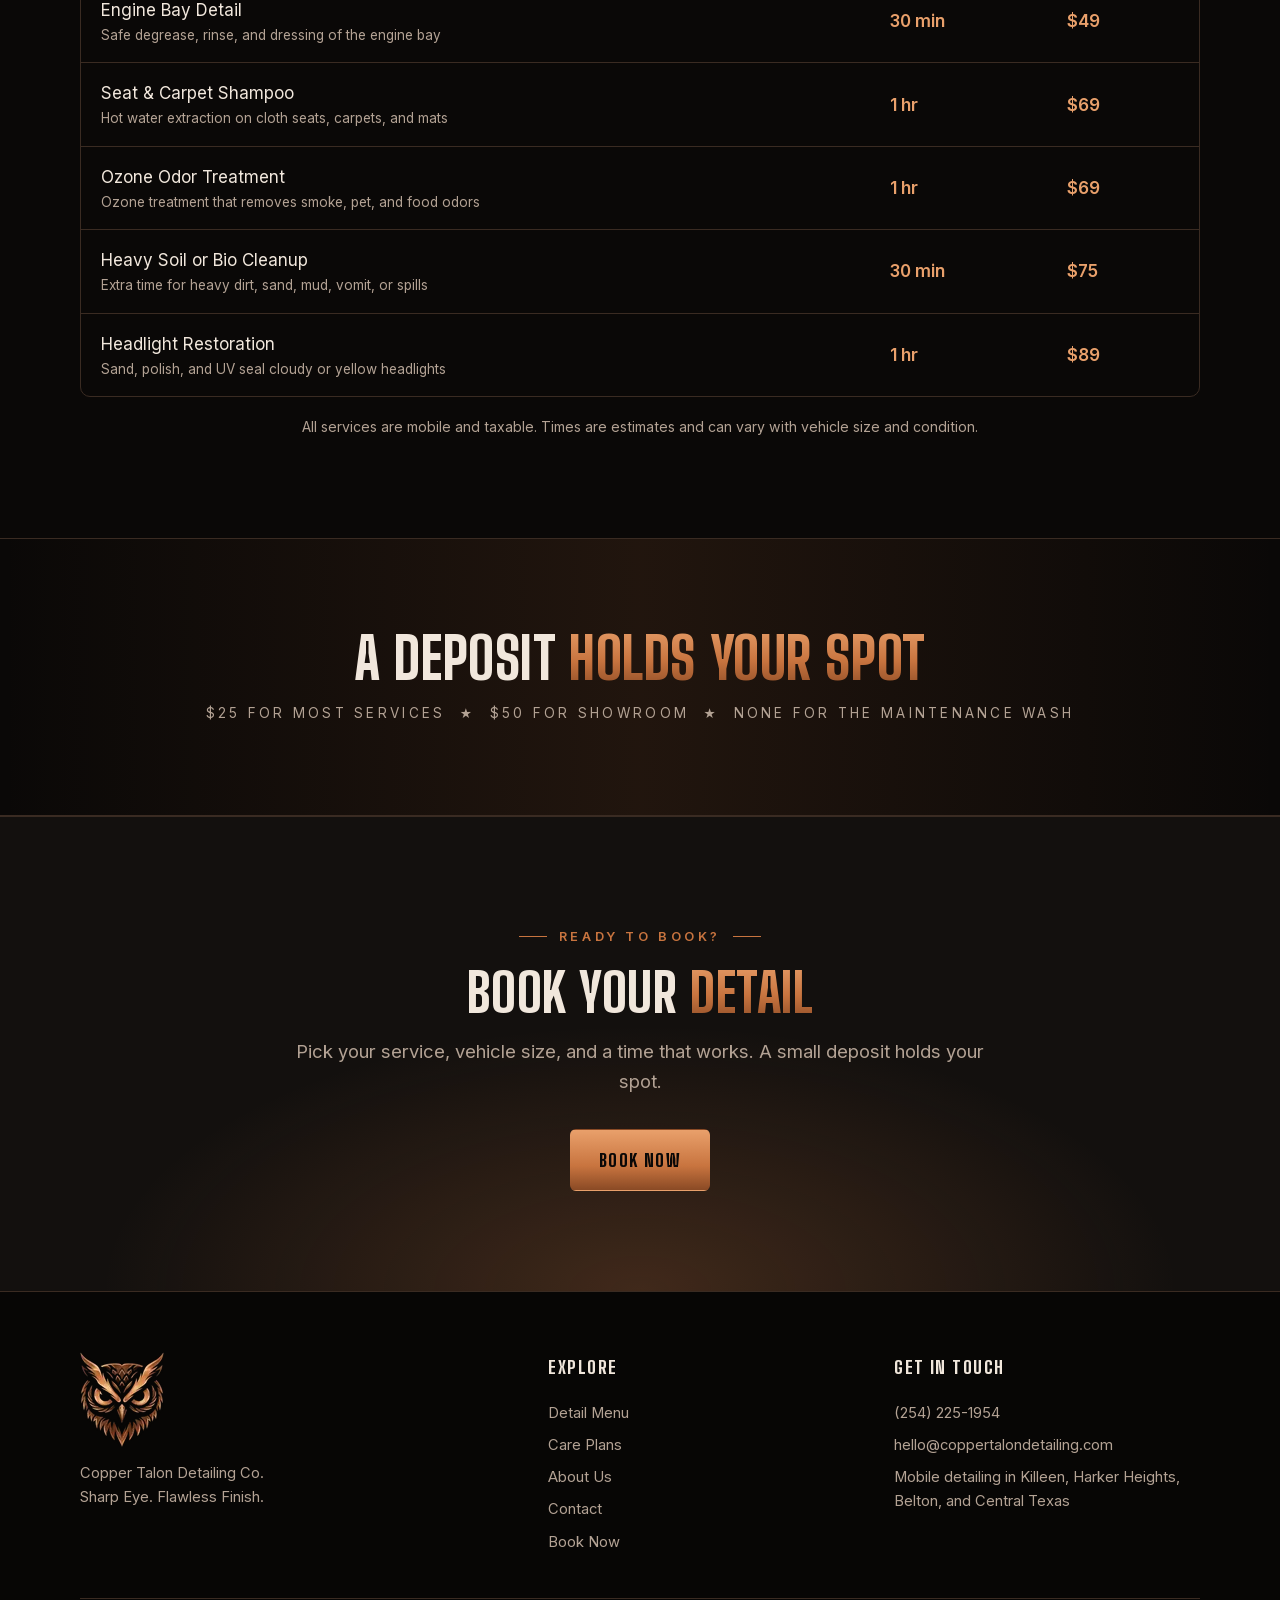
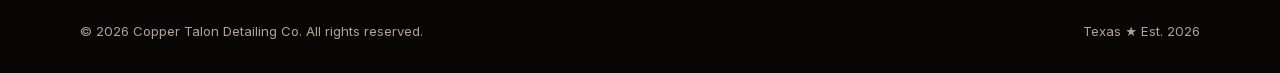
<file: packages.html>
<!doctype html>
<html lang="en">
<head>
<meta charset="UTF-8">
<title>Packages | Copper Talon Detailing Co.</title>
<meta name="robots" content="noindex">
<link rel="canonical" href="https://coppertalondetailing.com/pricing/">
<meta http-equiv="refresh" content="0; url=/pricing/#packages">
<script>location.replace("/pricing/" + location.search + "#packages");</script>
</head>
<body>
<p>This page has moved. <a href="/pricing/#packages">Continue to Packages</a>.</p>
</body>
</html>
</file>
<file: css/style.css>
/* Copper Talon Detailing Co. */

/* Self hosted fonts (Latin subset, variable weight) */
@font-face {
  font-family: "Big Shoulders Display";
  font-style: normal;
  font-weight: 700 800;
  font-display: swap;
  src: url("../fonts/big-shoulders-display-latin.woff2") format("woff2");
}
@font-face {
  font-family: "Inter";
  font-style: normal;
  font-weight: 400 600;
  font-display: swap;
  src: url("../fonts/inter-latin.woff2") format("woff2");
}
:root {
  --black: #0a0807;
  --coal: #13100e;
  --char: #1c1714;
  --line: #3a2b22;
  --copper: #c8743f;
  --copper-hi: #e9a06b;
  --copper-lo: #8a4a25;
  --cream: #f1e7dc;
  --muted: #b3a294;
  --radius: 10px;
  --wrap: 1160px;
  --display: "Big Shoulders Display", "Oswald", Impact, sans-serif;
  --body: "Inter", system-ui, -apple-system, Segoe UI, Roboto, sans-serif;
}

* { box-sizing: border-box; margin: 0; padding: 0; }
html { scroll-behavior: smooth; }
body {
  background: var(--black);
  color: var(--cream);
  font-family: var(--body);
  font-size: 17px;
  line-height: 1.65;
  -webkit-font-smoothing: antialiased;
}
img { max-width: 100%; height: auto; display: block; }
a { color: var(--copper-hi); text-decoration: none; }
a:hover { color: var(--cream); }

.wrap { width: 100%; max-width: var(--wrap); margin: 0 auto; padding: 0 20px; }

/* Type */
h1, h2, h3 {
  font-family: var(--display);
  font-weight: 800;
  line-height: 1.02;
  letter-spacing: 0.01em;
  text-transform: uppercase;
}
h1 { font-size: clamp(2.8rem, 7vw, 5.4rem); }
h2 { font-size: clamp(2.2rem, 4.6vw, 3.4rem); }
h3 { font-size: 1.6rem; }
.copper-text {
  background: linear-gradient(180deg, var(--copper-hi) 0%, var(--copper) 55%, var(--copper-lo) 100%);
  -webkit-background-clip: text;
  background-clip: text;
  color: transparent;
}
.eyebrow {
  display: inline-flex;
  align-items: center;
  gap: 12px;
  font-size: 0.8rem;
  font-weight: 600;
  letter-spacing: 0.28em;
  text-transform: uppercase;
  color: var(--copper);
  margin-bottom: 18px;
}
.eyebrow::before, .eyebrow::after { content: ""; width: 28px; height: 1px; background: var(--copper); }
.lead { font-size: 1.15rem; color: var(--muted); max-width: 60ch; }
.center { text-align: center; }
.center .lead { margin: 0 auto; }

/* Buttons */
.btn {
  display: inline-flex;
  align-items: center;
  justify-content: center;
  gap: 10px;
  padding: 15px 28px;
  border-radius: 6px;
  font-family: var(--display);
  font-weight: 800;
  font-size: 1.15rem;
  letter-spacing: 0.08em;
  text-transform: uppercase;
  border: 1px solid transparent;
  cursor: pointer;
  transition: transform .2s, background .2s, color .2s, border-color .2s;
}
.btn-copper { background: linear-gradient(180deg, var(--copper-hi), var(--copper) 60%, var(--copper-lo)); color: var(--black); }
.btn-copper:hover { color: var(--black); transform: translateY(-2px); }
.btn-ghost { border-color: var(--copper); color: var(--cream); }
.btn-ghost:hover { background: var(--copper); color: var(--black); }
.btn-soon { border: 1px dashed var(--line); color: var(--muted); cursor: default; }

/* Header */
.site-header {
  position: sticky; top: 0; z-index: 50;
  background: rgba(10, 8, 7, 0.88);
  backdrop-filter: blur(10px);
  border-bottom: 1px solid var(--line);
}
.header-inner { display: flex; align-items: center; justify-content: space-between; height: 76px; }
.brand { display: flex; align-items: center; gap: 12px; color: var(--cream); }
.brand img { width: auto; height: 52px; }
.brand span { font-family: var(--display); font-weight: 800; font-size: 1.3rem; letter-spacing: 0.06em; line-height: 1; }
.brand small { display: block; font-family: var(--body); font-size: 0.62rem; font-weight: 600; letter-spacing: 0.3em; color: var(--copper); margin-top: 4px; }
.nav { display: flex; align-items: center; gap: 30px; }
.nav a { white-space: nowrap; color: var(--cream); font-weight: 500; font-size: 0.95rem; letter-spacing: 0.04em; }
.nav a:hover, .nav a[aria-current="page"] { color: var(--copper-hi); }
.nav .btn { padding: 10px 20px; font-size: 1rem; }
.nav-toggle { display: none; background: none; border: 0; width: 44px; height: 44px; cursor: pointer; }
.nav-toggle span { display: block; width: 26px; height: 2px; margin: 6px auto; background: var(--cream); transition: .25s; }

/* Hero */
.hero {
  position: relative;
  overflow: hidden;
  padding: 90px 0 100px;
  background:
    radial-gradient(ellipse 70% 60% at 75% 45%, rgba(200, 116, 63, 0.22), transparent 70%),
    radial-gradient(ellipse 50% 50% at 10% 100%, rgba(200, 116, 63, 0.08), transparent 70%),
    var(--black);
}
.hero h1 { margin-bottom: 22px; }
.hero .lead { margin-bottom: 34px; }
.hero-actions { display: flex; flex-wrap: wrap; gap: 14px; }
.trust { display: flex; flex-wrap: wrap; gap: 22px; margin-top: 38px; color: var(--muted); font-size: 0.9rem; }
.trust span { display: inline-flex; align-items: center; gap: 8px; }
.trust span::before { content: "★"; color: var(--copper); }

/* Home hero: owl watermark behind the headline */
.hero-watermark {
  isolation: isolate;
  background: radial-gradient(ellipse 55% 60% at 50% 50%, rgba(200, 116, 63, 0.2), transparent 70%), var(--black);
}
.hero-watermark::before {
  content: ""; position: absolute; inset: 0; z-index: -1;
  background: url("../assets/logo-watermark.webp") center / auto 88% no-repeat;
  opacity: 0.14; mix-blend-mode: screen; pointer-events: none;
}
.hero-centered { text-align: center; padding: 110px 0 120px; }
.hero-centered .lead { margin: 0 auto 34px; }
.hero-centered .hero-actions, .hero-centered .trust { justify-content: center; }

/* Sections */
section { padding: 100px 0; }
.section-head { margin-bottom: 56px; }
.section-head h2 { margin-bottom: 14px; }
.alt { background: var(--coal); border-top: 1px solid var(--line); border-bottom: 1px solid var(--line); }

/* Cards */
.grid-3 { display: grid; grid-template-columns: repeat(3, 1fr); gap: 22px; }
.grid-2 { display: grid; grid-template-columns: repeat(2, 1fr); gap: 22px; }
.card {
  position: relative;
  background: linear-gradient(180deg, var(--char), var(--coal));
  border: 1px solid var(--line);
  border-radius: var(--radius);
  padding: 34px 30px;
  transition: border-color .25s, transform .25s;
}
.card:hover { border-color: var(--copper-lo); transform: translateY(-4px); }
.card .icon {
  width: 54px; height: 54px;
  display: grid; place-items: center;
  border-radius: 50%;
  border: 1px solid var(--copper);
  color: var(--copper-hi);
  margin-bottom: 22px;
}
.card .icon svg { width: 26px; height: 26px; }
.card h3 { margin-bottom: 10px; }
.card p { color: var(--muted); }
.card ul { list-style: none; margin-top: 16px; }
.card li { padding: 6px 0 6px 24px; position: relative; color: var(--cream); font-size: 0.95rem; }
.card li::before { content: ""; position: absolute; left: 2px; top: 15px; width: 10px; height: 2px; background: var(--copper); }

/* Process */
.steps { display: grid; grid-template-columns: repeat(4, 1fr); gap: 22px; counter-reset: step; }
.step { border-top: 2px solid var(--copper); padding-top: 22px; }
.step::before {
  counter-increment: step;
  content: "0" counter(step);
  display: block;
  font-family: var(--display); font-weight: 800; font-size: 2.6rem; line-height: 1;
  color: var(--copper); margin-bottom: 12px;
}
.step h3 { font-size: 1.4rem; margin-bottom: 8px; }
.step p { color: var(--muted); font-size: 0.95rem; }

/* Split */
.split { display: grid; grid-template-columns: 1fr 1fr; gap: 60px; align-items: center; }
.split h2 { margin-bottom: 20px; }
.split p + p { margin-top: 16px; }
.split p { color: var(--muted); }
.split strong { color: var(--cream); }

/* Emblem panel */
.emblem {
  position: relative;
  aspect-ratio: 1;
  border-radius: 50%;
  max-width: 460px; margin: 0 auto; width: 100%;
  background: radial-gradient(circle, rgba(200,116,63,.18), transparent 65%);
  display: grid; place-items: center;
}
.emblem img { width: 66%; mix-blend-mode: screen; }

/* Meaning */
.meaning { display: grid; grid-template-columns: 1fr 1fr; gap: 22px; }
.meaning .card h3 small { display: block; font-family: var(--body); font-size: 0.8rem; font-weight: 600; letter-spacing: 0.24em; color: var(--copper); margin-bottom: 8px; }

/* Quote band */
.band {
  text-align: center;
  padding: 90px 0;
  background:
    linear-gradient(90deg, transparent, rgba(200,116,63,.12), transparent),
    var(--black);
  border-top: 1px solid var(--line);
  border-bottom: 1px solid var(--line);
}
.band h2 { font-size: clamp(2rem, 5vw, 3.6rem); }
.band p { color: var(--muted); margin-top: 14px; letter-spacing: 0.24em; text-transform: uppercase; font-size: 0.85rem; }

/* CTA */
.cta {
  text-align: center;
  background:
    radial-gradient(ellipse 60% 80% at 50% 100%, rgba(200,116,63,.25), transparent 70%),
    var(--coal);
  border-top: 1px solid var(--line);
}
.cta h2 { margin-bottom: 16px; }
.cta .lead { margin: 0 auto 32px; }

/* Page hero */
.page-hero {
  padding: 80px 0 70px;
  text-align: center;
  background: radial-gradient(ellipse 60% 70% at 50% 0%, rgba(200,116,63,.2), transparent 70%), var(--black);
  border-bottom: 1px solid var(--line);
}
.page-hero h1 { margin-bottom: 16px; }
.page-hero .lead { margin: 0 auto; }

/* Contact */
.contact-grid { display: grid; grid-template-columns: 1.3fr 0.7fr; gap: 40px; align-items: start; }
.info { display: flex; flex-direction: column; gap: 18px; }
.info .card { padding: 26px; }
.info .card h3 { font-size: 1.3rem; margin-bottom: 6px; }
.info .card p, .info .card a { font-size: 1rem; overflow-wrap: anywhere; }
.hours { list-style: none; }
.info .card .hours li { padding: 6px 0; }
.info .card .hours li::before { display: none; }
.hours li { display: flex; justify-content: space-between; padding: 6px 0; border-bottom: 1px dashed var(--line); color: var(--muted); font-size: 0.95rem; }
.hours li:last-child { border: 0; }
.hours li span:last-child { color: var(--cream); }

/* FAQ */
.faq { max-width: 820px; margin: 0 auto; }
.faq details { border-bottom: 1px solid var(--line); padding: 20px 0; }
.faq summary { cursor: pointer; font-family: var(--display); font-weight: 800; font-size: 1.35rem; text-transform: uppercase; list-style: none; display: flex; justify-content: space-between; gap: 20px; }
.faq summary::after { content: "+"; color: var(--copper); }
.faq details[open] summary::after { content: "−"; }
.faq summary::-webkit-details-marker { display: none; }
.faq p { color: var(--muted); margin-top: 12px; }

/* Footer */
.site-footer { background: #070605; border-top: 1px solid var(--line); padding: 60px 0 30px; color: var(--muted); font-size: 0.92rem; }
.footer-grid { display: grid; grid-template-columns: 1.4fr 1fr 1fr; gap: 40px; margin-bottom: 40px; }
.site-footer h4 { font-family: var(--display); font-weight: 800; font-size: 1.15rem; letter-spacing: 0.08em; text-transform: uppercase; color: var(--cream); margin-bottom: 14px; }
.site-footer ul { list-style: none; }
.site-footer li { padding: 4px 0; }
.site-footer a { color: var(--muted); }
.site-footer a:hover { color: var(--copper-hi); }
.footer-brand img { width: 84px; margin-bottom: 14px; }
.footer-bottom { border-top: 1px solid var(--line); padding-top: 22px; display: flex; justify-content: space-between; flex-wrap: wrap; gap: 10px; font-size: 0.82rem; }

/* Reveal */
.reveal { opacity: 0; transform: translateY(24px); transition: opacity .7s ease, transform .7s ease; }
.reveal.in { opacity: 1; transform: none; }

/* Responsive */
@media (max-width: 960px) {
  .split, .contact-grid { grid-template-columns: 1fr; }
  .grid-3 { grid-template-columns: 1fr 1fr; }
  .steps { grid-template-columns: 1fr 1fr; }
  .footer-grid { grid-template-columns: 1fr 1fr; }
  .footer-brand { grid-column: 1 / -1; }
}
/* Tap menu below 900px so the nav links never crowd the logo */
@media (max-width: 900px) {
  .nav-toggle { display: block; }
  .nav {
    position: absolute; top: 76px; left: 0; right: 0;
    flex-direction: column; align-items: stretch; gap: 0;
    background: var(--black); border-bottom: 1px solid var(--line);
    padding: 8px 16px 20px;
    display: none;
  }
  .nav.open { display: flex; }
  .nav a { padding: 14px 0; border-bottom: 1px solid var(--line); }
  .nav .btn { margin-top: 14px; border: 0; padding: 14px; }
  .nav-toggle[aria-expanded="true"] span:nth-child(1) { transform: translateY(8px) rotate(45deg); }
  .nav-toggle[aria-expanded="true"] span:nth-child(2) { opacity: 0; }
  .nav-toggle[aria-expanded="true"] span:nth-child(3) { transform: translateY(-8px) rotate(-45deg); }
}
@media (max-width: 760px) {
  body { font-size: 16px; }
  section { padding: 70px 0; }
  .wrap { padding: 0 16px; }
  .hero { padding: 50px 0 70px; }
  .grid-3, .grid-2, .meaning, .steps { grid-template-columns: 1fr; }
  .footer-grid { grid-template-columns: 1fr; }
  .hero-actions .btn { flex: 1 1 100%; }
}
@media (prefers-reduced-motion: reduce) {
  html { scroll-behavior: auto; }
  .reveal { opacity: 1; transform: none; transition: none; }
}

/* Pricing */
.price-grid { display: flex; flex-wrap: wrap; justify-content: center; gap: 22px; align-items: stretch; }
.price-grid > .price-card { width: calc((100% - 44px) / 3); }
.price-card { display: flex; flex-direction: column; }
.price-card.featured { border-color: var(--copper); box-shadow: 0 0 0 1px var(--copper), 0 30px 60px rgba(200,116,63,.12); }
.badge { position: absolute; top: -13px; left: 30px; background: var(--copper); color: var(--black); font-size: 0.72rem; font-weight: 600; letter-spacing: 0.18em; text-transform: uppercase; padding: 4px 12px; border-radius: 999px; }
.price { display: flex; align-items: baseline; gap: 8px; margin: 14px 0 4px; }
.price strong { font-family: var(--display); font-weight: 800; font-size: 3.2rem; line-height: 1; color: var(--copper-hi); }
.price span { color: var(--muted); font-size: 0.9rem; }
.price-alt { color: var(--muted); font-size: 0.9rem; margin-bottom: 6px; }
.price-alt b { color: var(--cream); font-weight: 600; }
.price-card ul { flex: 1; }
.price-card .btn { margin-top: 22px; }
.table-wrap { overflow-x: auto; border: 1px solid var(--line); border-radius: var(--radius); }
.price-table { width: 100%; border-collapse: collapse; min-width: 520px; }
.price-table th, .price-table td { padding: 16px 20px; text-align: left; border-bottom: 1px solid var(--line); }
.price-table th { font-family: var(--display); font-weight: 800; font-size: 1.1rem; letter-spacing: 0.06em; text-transform: uppercase; color: var(--copper); background: var(--char); }
.price-table tr:last-child td { border-bottom: 0; }
.price-table td:not(:first-child) { color: var(--copper-hi); font-weight: 600; white-space: nowrap; }
.price-table td small { display: block; color: var(--muted); font-weight: 400; font-size: 0.85rem; }
.fine { color: var(--muted); font-size: 0.88rem; margin-top: 18px; }
@media (max-width: 960px) { .price-grid > .price-card { width: calc((100% - 22px) / 2); } }
@media (max-width: 760px) { .price-grid > .price-card { width: 100%; } }

/* Contact and booking */
.nav .btn[aria-current="page"] { color: var(--black); }
#book { scroll-margin-top: 76px; }
.booking-frame { margin-bottom: 20px; border: 1px solid var(--line); border-radius: var(--radius); overflow: hidden; background: #fff; }
.booking-frame iframe { display: block; }
.lead-embed { min-width: 0; }

/* Three step row (memberships) */
.steps-3 { grid-template-columns: repeat(3, 1fr); }
@media (max-width: 760px) { .steps-3 { grid-template-columns: 1fr; } }

/* Package and membership pick banner (contact page) */
.pick-banner { margin-bottom: 18px; padding: 14px 18px; border: 1px solid var(--copper); border-radius: var(--radius); background: rgba(200,116,63,.1); color: var(--cream); }
.pick-banner[hidden] { display: none; }
.pick-banner a { margin-left: 6px; white-space: nowrap; }

/* Cross link banner (Detail Menu and Care Plans) */
#packages { scroll-margin-top: 76px; }
.cross-section { padding: 0 0 100px; }
.alt + .cross-section { padding-top: 60px; background: var(--coal); border-bottom: 1px solid var(--line); }
.cross-banner {
  display: flex; align-items: center; justify-content: space-between; gap: 28px;
  padding: 32px 36px; border: 1px solid var(--copper); border-radius: var(--radius);
  background: linear-gradient(90deg, rgba(200,116,63,.14), rgba(200,116,63,.04));
}
.cross-banner h2 { font-size: clamp(1.8rem, 3.4vw, 2.4rem); margin-bottom: 6px; }
.cross-banner p { color: var(--muted); max-width: 56ch; }
.cross-banner .btn { flex-shrink: 0; }
@media (max-width: 760px) {
  .cross-section { padding-bottom: 70px; }
  .cross-banner { flex-direction: column; align-items: flex-start; padding: 26px 20px; }
  .cross-banner .btn { width: 100%; }
}
@media (max-width: 760px) { .hero-watermark::before { background-size: 92% auto; } .hero-centered { padding: 80px 0 90px; } }

/* Service area list (home) */
.area-list { list-style: none; display: flex; flex-wrap: wrap; justify-content: center; gap: 12px; max-width: 820px; margin: 0 auto 26px; }
.area-list li { padding: 10px 18px; border: 1px solid var(--line); border-radius: 999px; background: var(--char); font-weight: 500; }
.area-list li::before { content: "★"; color: var(--copper); margin-right: 8px; }
</file>
